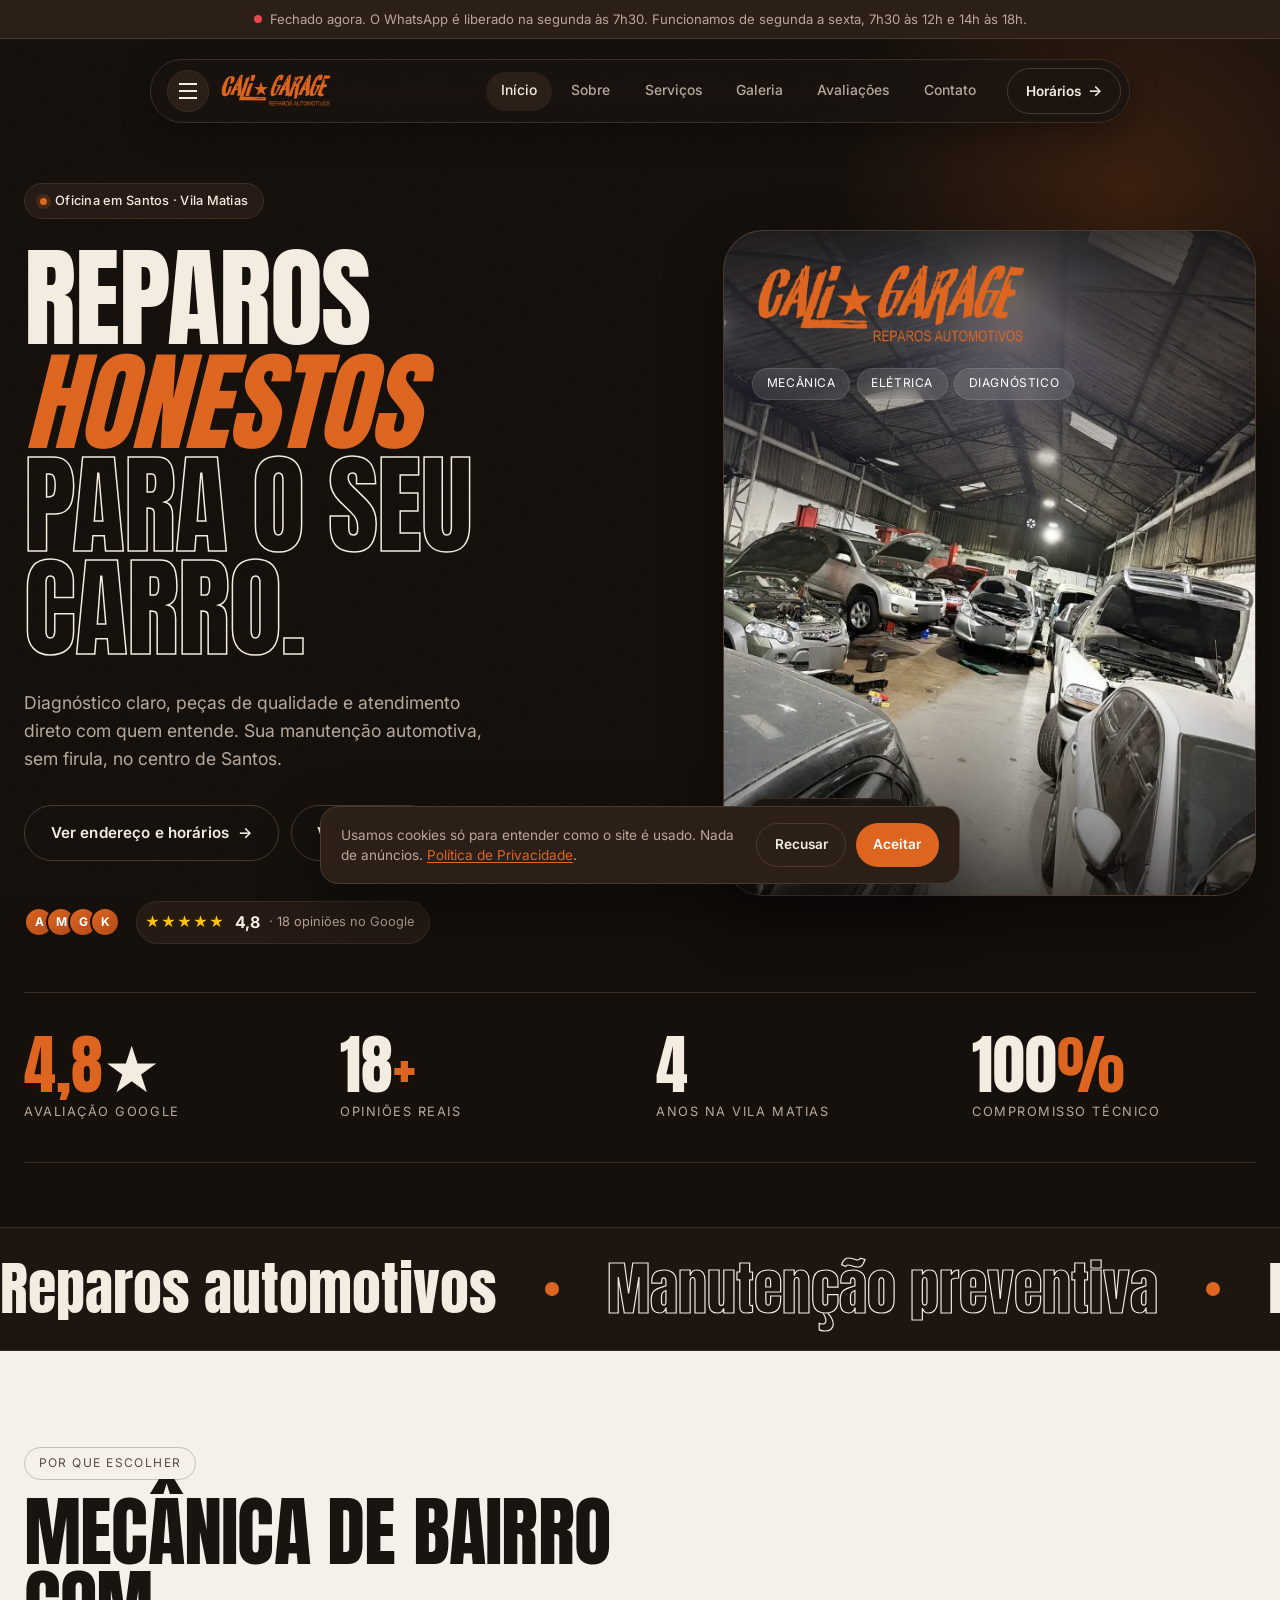
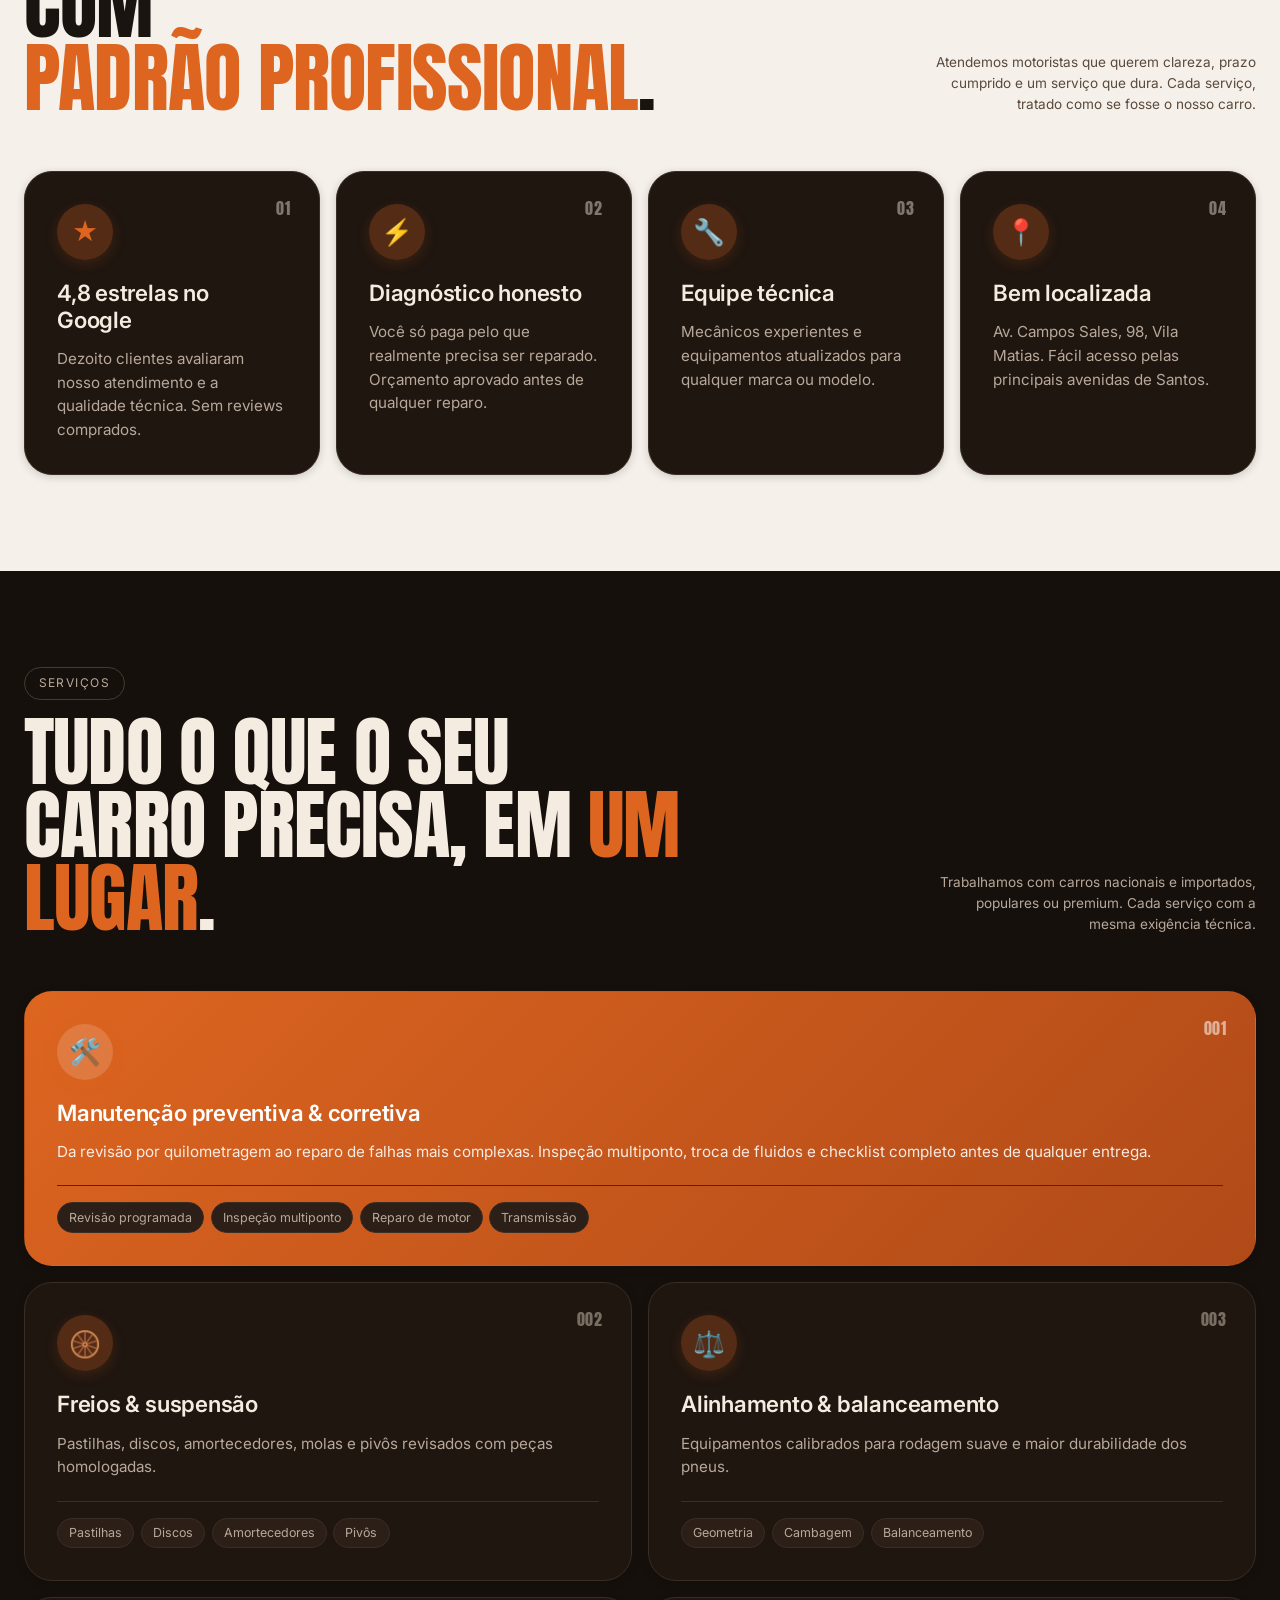
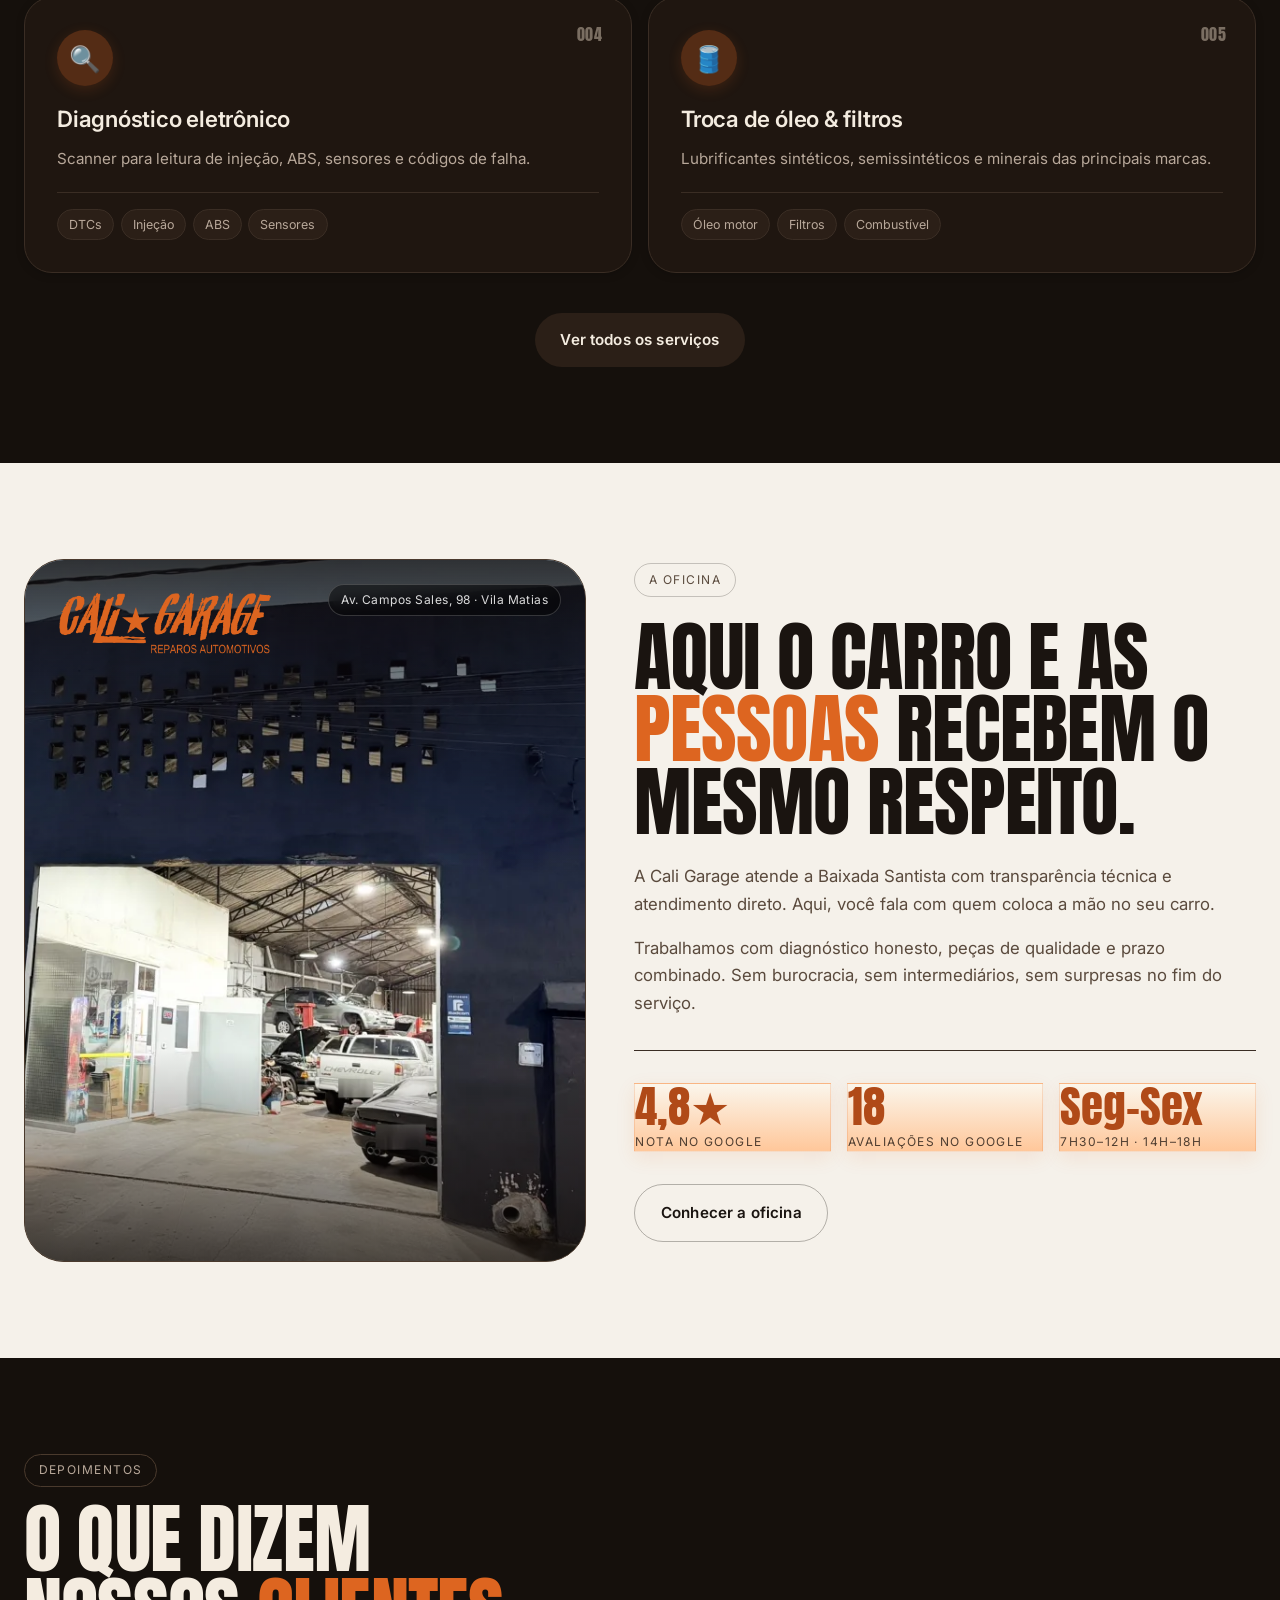
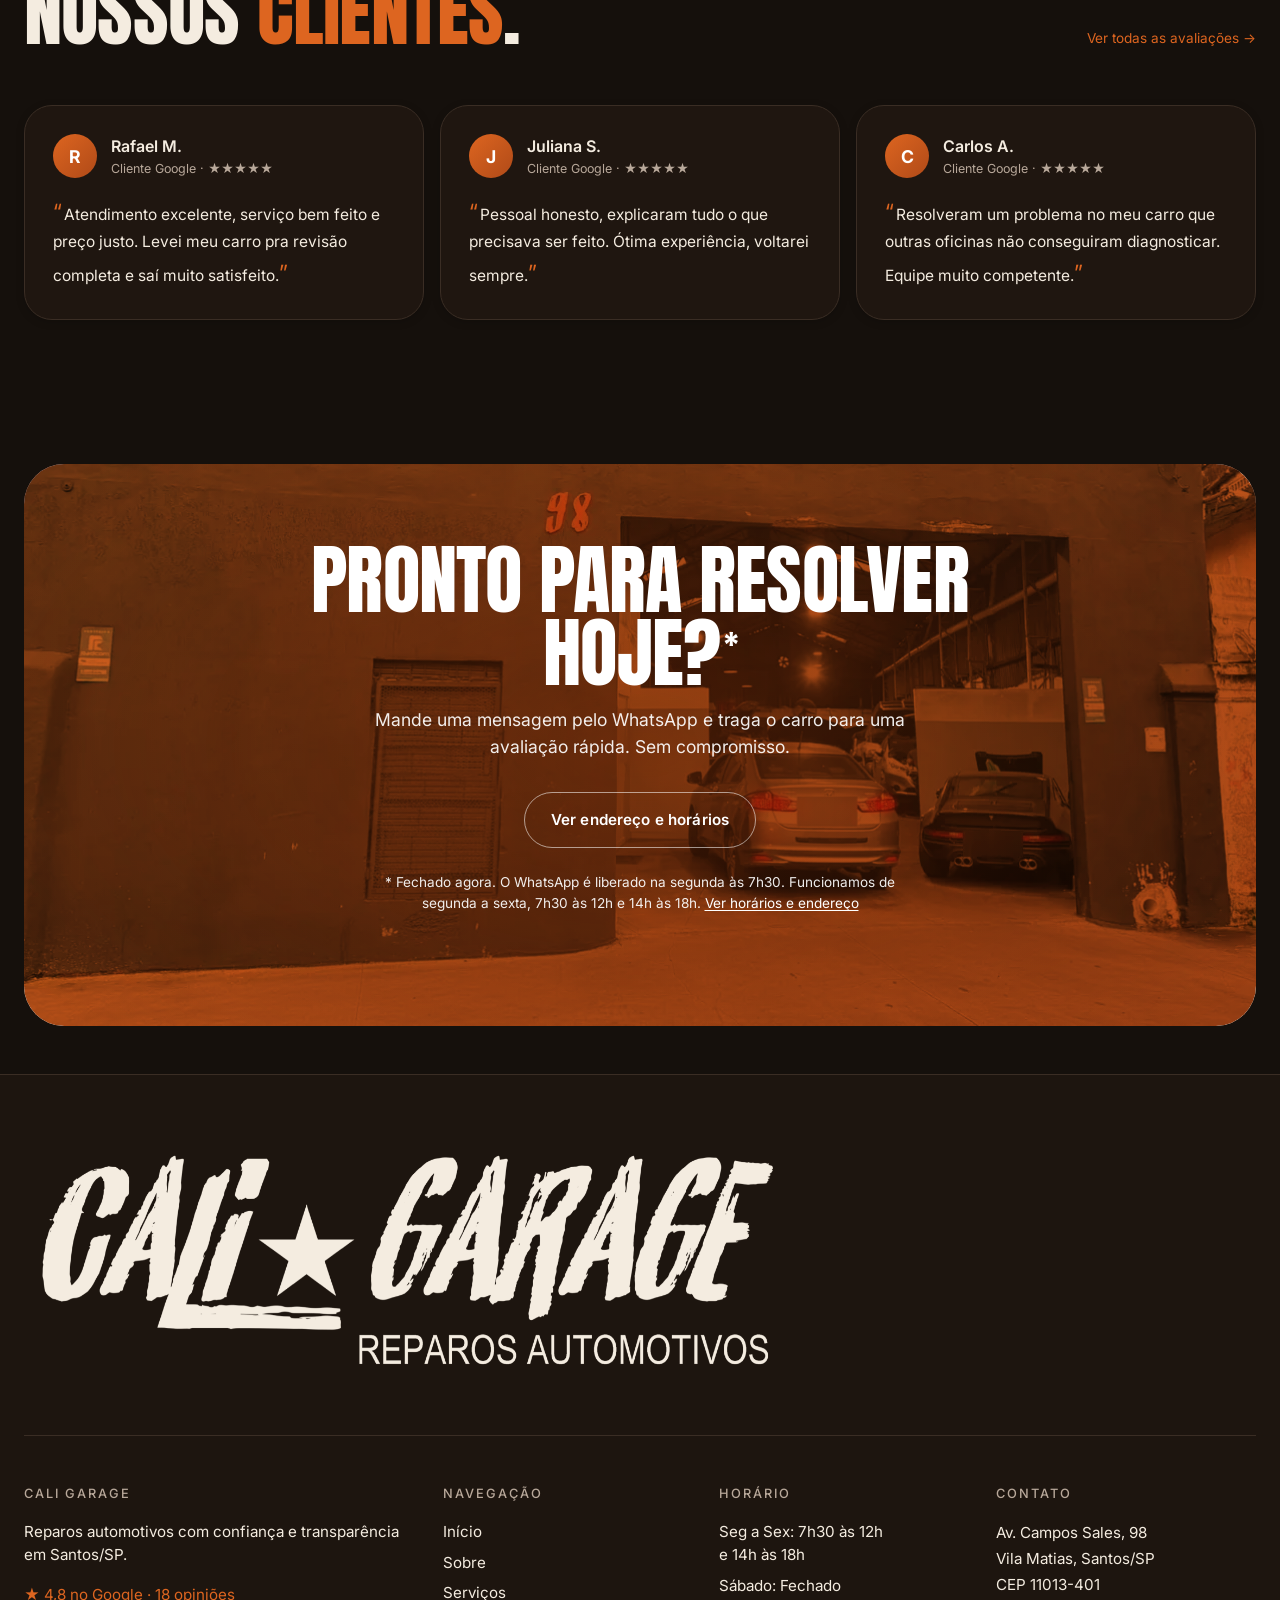
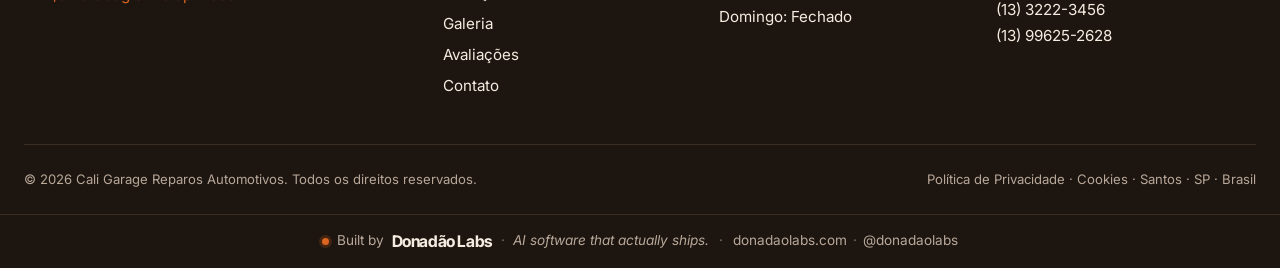
<file: rev-0.1/index.html>
<!DOCTYPE html>
<html lang="pt-BR">
<head>
  <meta charset="UTF-8" />
  <meta name="viewport" content="width=device-width, initial-scale=1.0" />
  <title>Cali Garage | Oficina Mecânica e Reparos Automotivos em Santos SP</title>
  <meta name="description" content="Cali Garage: oficina mecânica em Santos/SP, na Vila Matias. Manutenção preventiva, corretiva, freios, suspensão, troca de óleo e mais. 4,8★ no Google." />
  <meta name="keywords" content="oficina mecânica santos, mecânica vila matias, reparo automotivo santos, troca de óleo santos, freios suspensão santos, cali garage" />
  <meta name="author" content="Cali Garage Reparos Automotivos" />
  <meta name="robots" content="index, follow" />
  <meta name="geo.region" content="BR-SP" />
  <meta name="geo.placename" content="Santos" />
  <meta name="geo.position" content="-23.943392;-46.3223533" />
  <meta name="ICBM" content="-23.943392, -46.3223533" />

  <meta property="og:type" content="website" />
  <meta property="og:title" content="Cali Garage | Oficina Mecânica em Santos SP" />
  <meta property="og:description" content="Manutenção automotiva de confiança no coração de Santos. 4,8★ no Google. Atendemos seg a sex, 7h30 às 12h e 14h às 18h." />
  <meta property="og:locale" content="pt_BR" />
  <meta property="og:site_name" content="Cali Garage" />
  <meta property="og:url" content="https://caligarage.com.br/" />
  <meta property="og:image" content="https://caligarage.com.br/img/og-cover.jpg" />
  <meta property="og:image:width" content="1200" />
  <meta property="og:image:height" content="630" />
  <meta property="og:image:alt" content="Cali Garage, oficina mecânica em Santos/SP" />
  <meta property="og:image:type" content="image/jpeg" />
  <meta name="twitter:card" content="summary_large_image" />
  <link rel="canonical" href="https://caligarage.com.br/" />

  <link rel="icon" type="image/svg+xml" href="./img/favicon.svg" />
  <link rel="alternate icon" href="/favicon.ico" sizes="any" />

  <link rel="preconnect" href="https://fonts.googleapis.com" />
  <link rel="preconnect" href="https://fonts.gstatic.com" crossorigin />
  <link href="https://fonts.googleapis.com/css2?family=Anton&family=Inter:wght@400;500;600;700&family=Inter+Tight:wght@700&family=Shrikhand&display=swap" rel="stylesheet" />

  <link rel="stylesheet" href="./css/style.css?v=0.13.1" />

  <script type="application/ld+json">
  {
    "@context": "https://schema.org",
    "@type": "AutoRepair",
    "name": "Cali Garage Reparos Automotivos",
    "image": "https://caligarage.com.br/img/og-cover.jpg",
    "description": "Oficina mecânica em Santos/SP especializada em manutenção preventiva e corretiva, freios, suspensão, alinhamento, balanceamento e troca de óleo.",
    "@id": "https://caligarage.com.br/#localbusiness",
    "url": "https://caligarage.com.br",
    "sameAs": [
      "https://www.google.com/maps/place/Cali+Garage+Reparos+Automotivos/@-23.943372,-46.332653,15z/data=!4m6!3m5!1s0x94ce0327a91c05c7:0x8acbe7754feaca40!8m2!3d-23.943392!4d-46.3223533!16s%2Fg%2F11vlv9n7v2"
    ],
    "telephone": "+551332223456",
    "priceRange": "$$",
    "address": {
      "@type": "PostalAddress",
      "streetAddress": "Av. Campos Sales, 98",
      "addressLocality": "Santos",
      "addressRegion": "SP",
      "postalCode": "11013-401",
      "addressCountry": "BR"
    },
    "geo": { "@type": "GeoCoordinates", "latitude": -23.943392, "longitude": -46.3223533 },
    "openingHoursSpecification": [{
      "@type": "OpeningHoursSpecification",
      "dayOfWeek": ["Monday","Tuesday","Wednesday","Thursday","Friday"],
      "opens": "07:30", "closes": "12:00"
    },{
      "@type": "OpeningHoursSpecification",
      "dayOfWeek": ["Monday","Tuesday","Wednesday","Thursday","Friday"],
      "opens": "14:00", "closes": "18:00"
    }],
    "aggregateRating": { "@type": "AggregateRating", "ratingValue": "4.8", "reviewCount": "18" },
    "areaServed": { "@type": "City", "name": "Santos" }
  }
  </script>
</head>
<body>

  <!-- Aviso de oficina fechada. Preenchido e exibido por js/main.js. -->
  <div class="closed-banner" id="closed-banner" role="status" hidden></div>

  <header class="site-header">
    <div class="navbar">
      <div class="navbar-start">
        <button class="nav-toggle" aria-label="Abrir menu" aria-expanded="false" aria-controls="primary-nav">
          <span></span><span></span><span></span>
        </button>
        <a href="./index.html" class="logo" aria-label="Cali Garage, início">
          <span class="cg-logo-img" role="img" aria-label="Cali Garage"></span>
        </a>
      </div>

      <nav class="nav-menu" id="primary-nav" aria-label="Menu principal">
        <a href="./index.html" class="active">Início</a>
        <a href="./sobre.html">Sobre</a>
        <a href="./servicos.html">Serviços</a>
        <a href="./galeria.html">Galeria</a>
        <a href="./avaliacoes.html">Avaliações</a>
        <a href="./contato.html">Contato</a>
      </nav>

      <a href="https://wa.me/5513996252628?text=Ol%C3%A1!%20Vim%20pelo%20site%20da%20Cali%20Garage." class="nav-cta" target="_blank" rel="noopener" data-wa-cta>WhatsApp</a>
    </div>
  </header>

  <main>

    <!-- HERO BILLBOARD -->
    <section class="hero">
      <div class="container hero-grid">
        <div class="hero-text">
          <span class="pill">Oficina em Santos · Vila Matias</span>
          <h1>
            Reparos<br />
            <span class="accent">honestos</span><br />
            <span class="stroke">para o seu carro.</span>
          </h1>
          <p class="hero-lead">Diagnóstico claro, peças de qualidade e atendimento direto com quem entende. Sua manutenção automotiva, sem firula, no centro de Santos.</p>

          <div class="hero-actions">
            <a href="https://wa.me/5513996252628?text=Ol%C3%A1!%20Vim%20pelo%20site%20da%20Cali%20Garage." class="btn btn-primary" target="_blank" rel="noopener" data-wa-cta>Chamar no WhatsApp</a>
            <a href="./servicos.html" class="btn btn-outline">Ver serviços</a>
          </div>

          <div class="hero-rating-row">
            <div class="rating-avatars" aria-hidden="true">
              <span class="avatar">A</span>
              <span class="avatar">M</span>
              <span class="avatar">G</span>
              <span class="avatar">K</span>
            </div>
            <div class="rating-stack" aria-label="4,8 estrelas no Google com 18 opiniões">
              <span class="stars">★★★★★</span>
              <strong>4,8</strong>
              <span>· 18 opiniões no Google</span>
            </div>
          </div>
        </div>

        <div class="hero-billboard has-photo">
          <img class="card-photo" src="./img/home/home-hero-1000.webp" srcset="./img/home/home-hero-600.webp 600w, ./img/home/home-hero-1000.webp 1000w" sizes="(max-width: 900px) 92vw, 45vw" width="1000" height="1250" fetchpriority="high" decoding="async" alt="Galpão da Cali Garage com vários carros em serviço nos elevadores" />

          <span class="hero-billboard-logo cg-logo-img" role="img" aria-label="Cali Garage Reparos Automotivos"></span>

          <div class="billboard-tags">
            <span class="billboard-tag">Mecânica</span>
            <span class="billboard-tag">Elétrica</span>
            <span class="billboard-tag">Diagnóstico</span>
          </div>

          <div class="billboard-corner" id="biz-status" data-biz-status>
            <span class="dot" aria-hidden="true"></span>
            <div>
              <small>Status</small>
              <span class="status-text">Aberto agora</span>
            </div>
          </div>
        </div>
      </div>

      <div class="container">
        <div class="stats-strip">
          <div class="stat-item">
            <span class="stat-number"><span class="accent">4,8</span>★</span>
            <span class="stat-label">Avaliação Google</span>
          </div>
          <div class="stat-item">
            <span class="stat-number">18<span class="accent">+</span></span>
            <span class="stat-label">Opiniões reais</span>
          </div>
          <div class="stat-item">
            <span class="stat-number">4</span>
            <span class="stat-label">Anos na Vila Matias</span>
          </div>
          <div class="stat-item">
            <span class="stat-number">100<span class="accent">%</span></span>
            <span class="stat-label">Compromisso técnico</span>
          </div>
        </div>
      </div>
    </section>

    <!-- MARQUEE -->
    <div class="marquee" aria-hidden="true">
      <div class="marquee-track">
        <span class="marquee-item">Reparos automotivos <span class="dot"></span></span>
        <span class="marquee-item">Manutenção preventiva <span class="dot"></span></span>
        <span class="marquee-item">Freios &amp; suspensão <span class="dot"></span></span>
        <span class="marquee-item">Diagnóstico eletrônico <span class="dot"></span></span>
        <span class="marquee-item">Alinhamento &amp; balanceamento <span class="dot"></span></span>
        <span class="marquee-item">Reparos automotivos <span class="dot"></span></span>
        <span class="marquee-item">Manutenção preventiva <span class="dot"></span></span>
        <span class="marquee-item">Freios &amp; suspensão <span class="dot"></span></span>
        <span class="marquee-item">Diagnóstico eletrônico <span class="dot"></span></span>
        <span class="marquee-item">Alinhamento &amp; balanceamento <span class="dot"></span></span>
      </div>
    </div>

    <!-- FEATURES (porque escolher) -->
    <section class="section section-cream">
      <div class="container">
        <div class="section-head">
          <div>
            <span class="pill-ghost">Por que escolher</span>
            <h2>Mecânica de bairro com<br /><span class="accent">padrão profissional</span>.</h2>
          </div>
          <p class="meta">Atendemos motoristas que querem clareza, prazo cumprido e um serviço que dura. Cada serviço, tratado como se fosse o nosso carro.</p>
        </div>

        <div class="features-grid">
          <article class="feature-card" data-num="01">
            <div class="feature-icon" aria-hidden="true">★</div>
            <h3>4,8 estrelas no Google</h3>
            <p>Dezoito clientes avaliaram nosso atendimento e a qualidade técnica. Sem reviews comprados.</p>
          </article>
          <article class="feature-card" data-num="02">
            <div class="feature-icon" aria-hidden="true">⚡</div>
            <h3>Diagnóstico honesto</h3>
            <p>Você só paga pelo que realmente precisa ser reparado. Orçamento aprovado antes de qualquer reparo.</p>
          </article>
          <article class="feature-card" data-num="03">
            <div class="feature-icon" aria-hidden="true">🔧</div>
            <h3>Equipe técnica</h3>
            <p>Mecânicos experientes e equipamentos atualizados para qualquer marca ou modelo.</p>
          </article>
          <article class="feature-card" data-num="04">
            <div class="feature-icon" aria-hidden="true">📍</div>
            <h3>Bem localizada</h3>
            <p>Av. Campos Sales, 98, Vila Matias. Fácil acesso pelas principais avenidas de Santos.</p>
          </article>
        </div>
      </div>
    </section>

    <!-- SERVICES -->
    <section class="section">
      <div class="container">
        <div class="section-head">
          <div>
            <span class="pill-ghost">Serviços</span>
            <h2>Tudo o que o seu<br />carro precisa, em <span class="accent">um lugar</span>.</h2>
          </div>
          <p class="meta">Trabalhamos com carros nacionais e importados, populares ou premium. Cada serviço com a mesma exigência técnica.</p>
        </div>

        <div class="services-grid">
          <article class="service-card big" data-num="001">
            <div class="feature-icon" aria-hidden="true">🛠️</div>
            <h3>Manutenção preventiva &amp; corretiva</h3>
            <p>Da revisão por quilometragem ao reparo de falhas mais complexas. Inspeção multiponto, troca de fluidos e checklist completo antes de qualquer entrega.</p>
            <ul>
              <li>Revisão programada</li>
              <li>Inspeção multiponto</li>
              <li>Reparo de motor</li>
              <li>Transmissão</li>
            </ul>
          </article>

          <article class="service-card" data-num="002">
            <div class="feature-icon" aria-hidden="true">🛞</div>
            <h3>Freios &amp; suspensão</h3>
            <p>Pastilhas, discos, amortecedores, molas e pivôs revisados com peças homologadas.</p>
            <ul><li>Pastilhas</li><li>Discos</li><li>Amortecedores</li><li>Pivôs</li></ul>
          </article>

          <article class="service-card" data-num="003">
            <div class="feature-icon" aria-hidden="true">⚖️</div>
            <h3>Alinhamento &amp; balanceamento</h3>
            <p>Equipamentos calibrados para rodagem suave e maior durabilidade dos pneus.</p>
            <ul><li>Geometria</li><li>Cambagem</li><li>Balanceamento</li></ul>
          </article>

          <article class="service-card" data-num="004">
            <div class="feature-icon" aria-hidden="true">🔍</div>
            <h3>Diagnóstico eletrônico</h3>
            <p>Scanner para leitura de injeção, ABS, sensores e códigos de falha.</p>
            <ul><li>DTCs</li><li>Injeção</li><li>ABS</li><li>Sensores</li></ul>
          </article>

          <article class="service-card" data-num="005">
            <div class="feature-icon" aria-hidden="true">🛢️</div>
            <h3>Troca de óleo &amp; filtros</h3>
            <p>Lubrificantes sintéticos, semissintéticos e minerais das principais marcas.</p>
            <ul><li>Óleo motor</li><li>Filtros</li><li>Combustível</li></ul>
          </article>
        </div>

        <p style="text-align: center; margin-top: 2.5rem;">
          <a href="./servicos.html" class="btn btn-ghost">Ver todos os serviços</a>
        </p>
      </div>
    </section>

    <!-- ABOUT (asymmetric) -->
    <section class="section section-cream">
      <div class="container about-grid">
        <div class="about-image has-photo">
          <img class="card-photo" src="./img/home/home-sobre-1000.webp" srcset="./img/home/home-sobre-600.webp 600w, ./img/home/home-sobre-1000.webp 1000w" sizes="(max-width: 900px) 92vw, 45vw" width="1000" height="1250" loading="lazy" decoding="async" alt="Entrada da Cali Garage ao entardecer, com a oficina iluminada ao fundo" />
          <span class="cg-logo-img" role="img" aria-label="Cali Garage"></span>
          <span class="about-place">Av. Campos Sales, 98 · Vila Matias</span>
        </div>
        <div class="about-text">
          <span class="pill-ghost">A oficina</span>
          <h2>Aqui o carro e as <span class="accent">pessoas</span> recebem o mesmo respeito.</h2>
          <p>A Cali Garage atende a Baixada Santista com transparência técnica e atendimento direto. Aqui, você fala com quem coloca a mão no seu carro.</p>
          <p>Trabalhamos com diagnóstico honesto, peças de qualidade e prazo combinado. Sem burocracia, sem intermediários, sem surpresas no fim do serviço.</p>

          <div class="about-stats">
            <div class="stat">
              <span class="stat-number"><span class="accent">4,8</span>★</span>
              <span class="stat-label">Nota no Google</span>
            </div>
            <div class="stat">
              <span class="stat-number">18</span>
              <span class="stat-label">Avaliações no Google</span>
            </div>
            <div class="stat">
              <span class="stat-number">Seg<span class="accent">–</span>Sex</span>
              <span class="stat-label">7h30–12h · 14h–18h</span>
            </div>
          </div>

          <p style="margin-top: 2rem;">
            <a href="./sobre.html" class="btn btn-outline">Conhecer a oficina</a>
          </p>
        </div>
      </div>
    </section>

    <!-- TESTIMONIAL TEASER -->
    <section class="section">
      <div class="container">
        <div class="section-head">
          <div>
            <span class="pill-ghost">Depoimentos</span>
            <h2>O que dizem<br />nossos <span class="accent">clientes</span>.</h2>
          </div>
          <p class="meta"><a href="./avaliacoes.html" style="color: var(--color-orange);">Ver todas as avaliações →</a></p>
        </div>

        <div class="reviews-grid">
          <article class="review-card">
            <div class="review-header">
              <div class="review-avatar" aria-hidden="true">R</div>
              <div>
                <div class="review-name">Rafael M.</div>
                <div class="review-meta">Cliente Google · ★★★★★</div>
              </div>
            </div>
            <p class="review-text">Atendimento excelente, serviço bem feito e preço justo. Levei meu carro pra revisão completa e saí muito satisfeito.</p>
          </article>

          <article class="review-card">
            <div class="review-header">
              <div class="review-avatar" aria-hidden="true">J</div>
              <div>
                <div class="review-name">Juliana S.</div>
                <div class="review-meta">Cliente Google · ★★★★★</div>
              </div>
            </div>
            <p class="review-text">Pessoal honesto, explicaram tudo o que precisava ser feito. Ótima experiência, voltarei sempre.</p>
          </article>

          <article class="review-card">
            <div class="review-header">
              <div class="review-avatar" aria-hidden="true">C</div>
              <div>
                <div class="review-name">Carlos A.</div>
                <div class="review-meta">Cliente Google · ★★★★★</div>
              </div>
            </div>
            <p class="review-text">Resolveram um problema no meu carro que outras oficinas não conseguiram diagnosticar. Equipe muito competente.</p>
          </article>
        </div>
      </div>
    </section>

    <!-- CTA -->
    <section class="cta-strip">
      <div class="container has-photo">
        <img class="cta-photo" src="./img/home/home-cta-v2-1400.webp" srcset="./img/home/home-cta-v2-800.webp 800w, ./img/home/home-cta-v2-1400.webp 1400w, ./img/home/home-cta-v2-2000.webp 2000w" sizes="(max-width: 1200px) 100vw, 1200px" width="2000" height="801" loading="lazy" decoding="async" alt="" />
        <h2>Pronto para resolver<br />hoje?<sup class="cta-asterisk" id="cta-asterisk" hidden>*</sup></h2>
        <p>Mande uma mensagem pelo WhatsApp e traga o carro para uma avaliação rápida. Sem compromisso.</p>
        <a href="https://wa.me/5513996252628?text=Ol%C3%A1!%20Quero%20uma%20avalia%C3%A7%C3%A3o." class="btn btn-whatsapp" target="_blank" rel="noopener" data-wa-cta>
          Chamar no WhatsApp
        </a>
        <!-- Nota do asterisco. Preenchida e exibida por js/main.js quando fechado. -->
        <p class="cta-note" id="cta-note" hidden></p>
      </div>
    </section>

  </main>

  <footer class="site-footer">
    <div class="container">

      <div class="footer-mark">
        <span class="cg-logo-img" role="img" aria-label="Cali Garage Reparos Automotivos"></span>
      </div>

      <div class="footer-grid">
        <div class="footer-col">
          <h5>Cali Garage</h5>
          <p>Reparos automotivos com confiança e transparência em Santos/SP.</p>
          <p style="color: var(--color-orange); margin-top: 1rem;">★ 4,8 no Google · 18 opiniões</p>
        </div>
        <div class="footer-col">
          <h5>Navegação</h5>
          <ul>
            <li><a href="./index.html">Início</a></li>
            <li><a href="./sobre.html">Sobre</a></li>
            <li><a href="./servicos.html">Serviços</a></li>
            <li><a href="./galeria.html">Galeria</a></li>
            <li><a href="./avaliacoes.html">Avaliações</a></li>
            <li><a href="./contato.html">Contato</a></li>
          </ul>
        </div>
        <div class="footer-col">
          <h5>Horário</h5>
          <ul>
            <li>Seg a Sex: 7h30 às 12h<br />e 14h às 18h</li>
            <li>Sábado: Fechado</li>
            <li>Domingo: Fechado</li>
          </ul>
        </div>
        <div class="footer-col">
          <h5>Contato</h5>
          <address>
            Av. Campos Sales, 98<br />
            Vila Matias, Santos/SP<br />
            CEP 11013-401<br />
            <a href="tel:+551332223456">(13) 3222-3456</a><br />
            <a href="https://wa.me/5513996252628" target="_blank" rel="noopener">(13) 99625-2628</a>
          </address>
        </div>
      </div>

      <div class="footer-bottom">
        <span>© <span id="year">2026</span> Cali Garage Reparos Automotivos. Todos os direitos reservados.</span>
        <span><a href="./privacidade.html">Política de Privacidade</a> · Santos · SP · Brasil</span>
      </div>
    </div>
  </footer>

  <footer class="ddl-built-full">
    <div class="ddl-built-full__row">
      <span class="ddl-built-full__dot"></span>
      <span>Built by</span>
      <span class="ddl-built-full__brand">Donadão Labs</span>
    </div>
    <em class="ddl-built-full__tag">AI software that actually ships.</em>
    <div class="ddl-built-full__links">
      <a href="https://donadaolabs.com" target="_blank" rel="noopener">donadaolabs.com</a>
      <span>·</span>
      <a href="https://instagram.com/donadaolabs" target="_blank" rel="noopener">@donadaolabs</a>
    </div>
  </footer>


  <a href="https://wa.me/5513996252628?text=Ol%C3%A1!%20Vim%20pelo%20site%20da%20Cali%20Garage." class="whatsapp-float" target="_blank" rel="noopener" aria-label="Falar no WhatsApp" data-wa-cta>
    <svg viewBox="0 0 32 32" aria-hidden="true">
      <path d="M19.11 17.78c-.27-.13-1.58-.78-1.83-.87-.25-.09-.43-.13-.6.14-.18.27-.7.87-.85 1.05-.16.18-.31.2-.58.07-.27-.14-1.12-.41-2.13-1.31-.79-.7-1.32-1.57-1.47-1.84-.16-.27-.02-.41.12-.55.12-.12.27-.31.4-.47.13-.16.18-.27.27-.45.09-.18.05-.34-.02-.47-.07-.13-.6-1.45-.83-1.99-.22-.52-.44-.45-.6-.46-.16-.01-.34-.01-.52-.01-.18 0-.47.07-.72.34-.25.27-.95.93-.95 2.27 0 1.34.98 2.63 1.11 2.81.13.18 1.92 2.93 4.65 4.11.65.28 1.16.45 1.55.58.65.21 1.24.18 1.71.11.52-.08 1.58-.65 1.81-1.27.22-.62.22-1.16.16-1.27-.07-.11-.25-.18-.52-.31zM16 4C9.37 4 4 9.37 4 16c0 2.11.55 4.18 1.6 6L4 28l6.18-1.62A11.94 11.94 0 0 0 16 28c6.63 0 12-5.37 12-12S22.63 4 16 4z"/>
    </svg>
  </a>

  <script src="./js/main.js?v=0.13.1" defer></script>
  <script src="./js/analytics.js?v=0.13.1" defer></script>

</body>
</html>
</file>
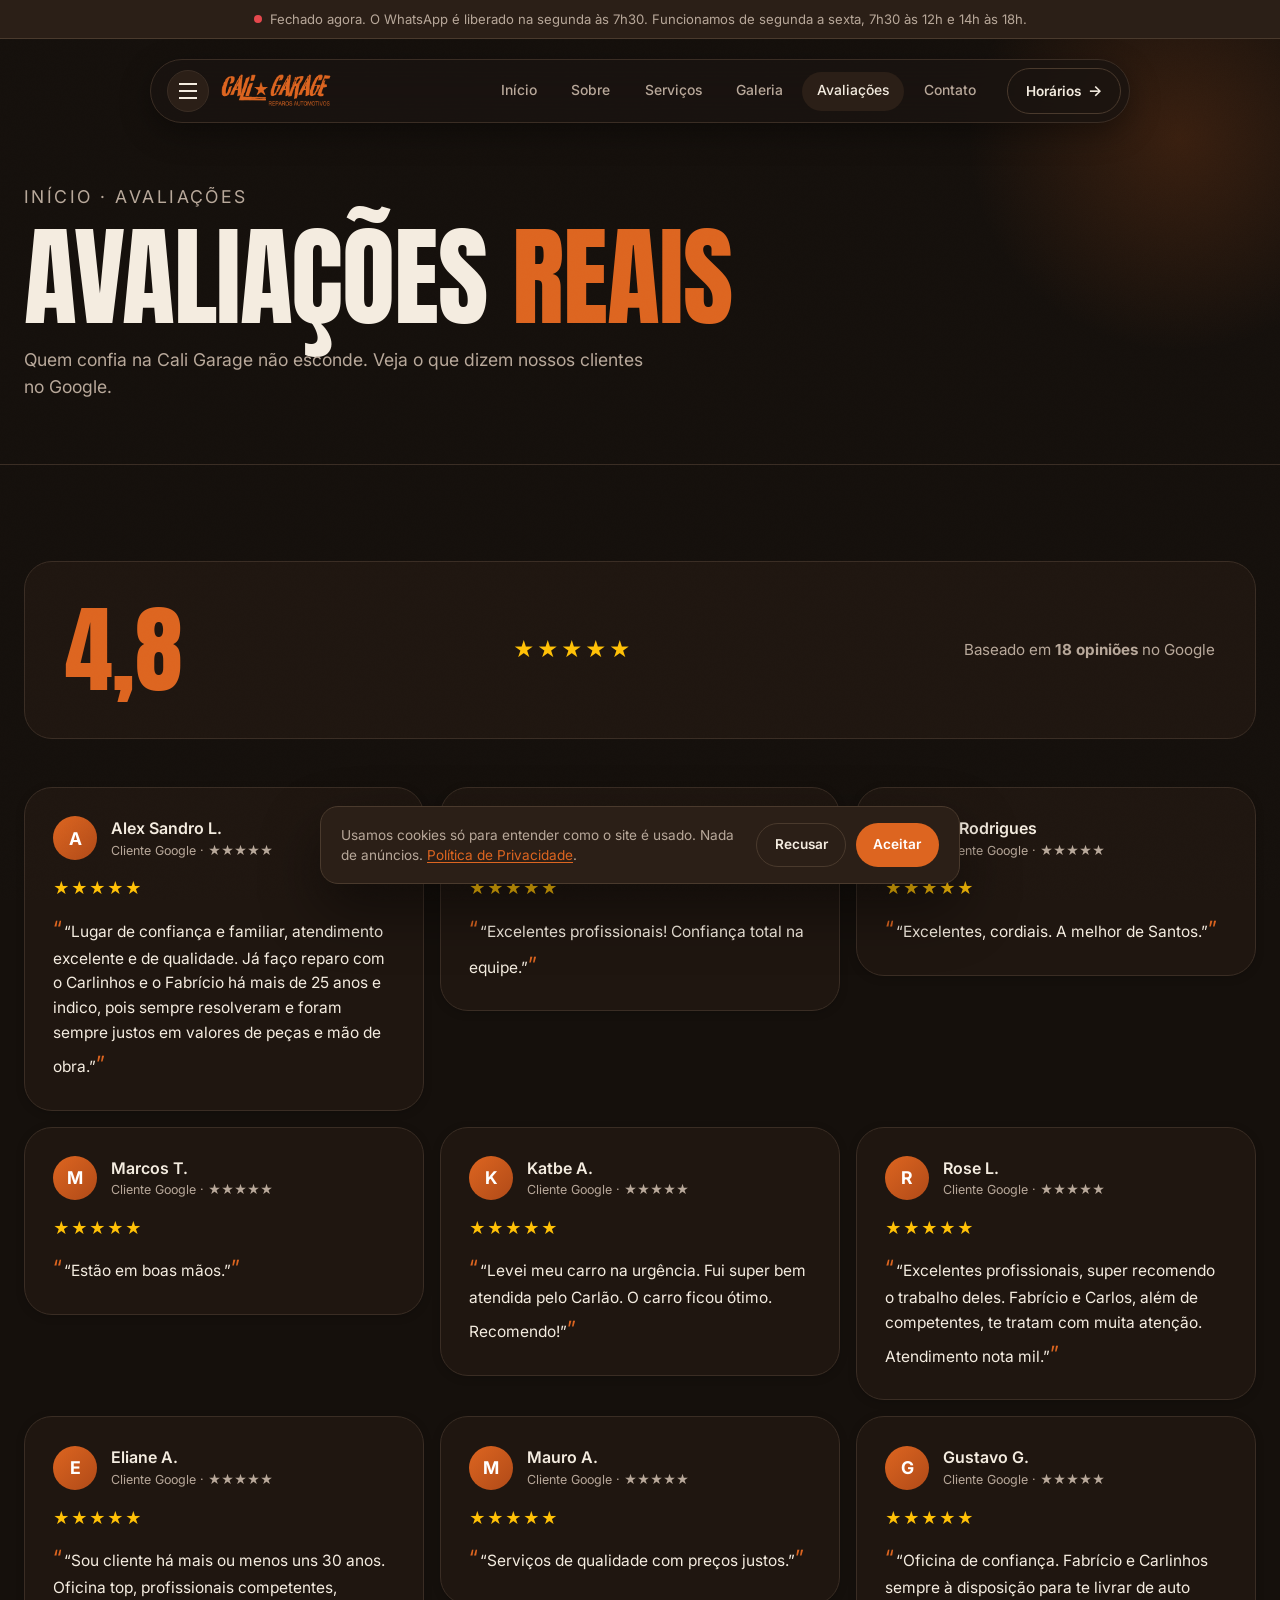
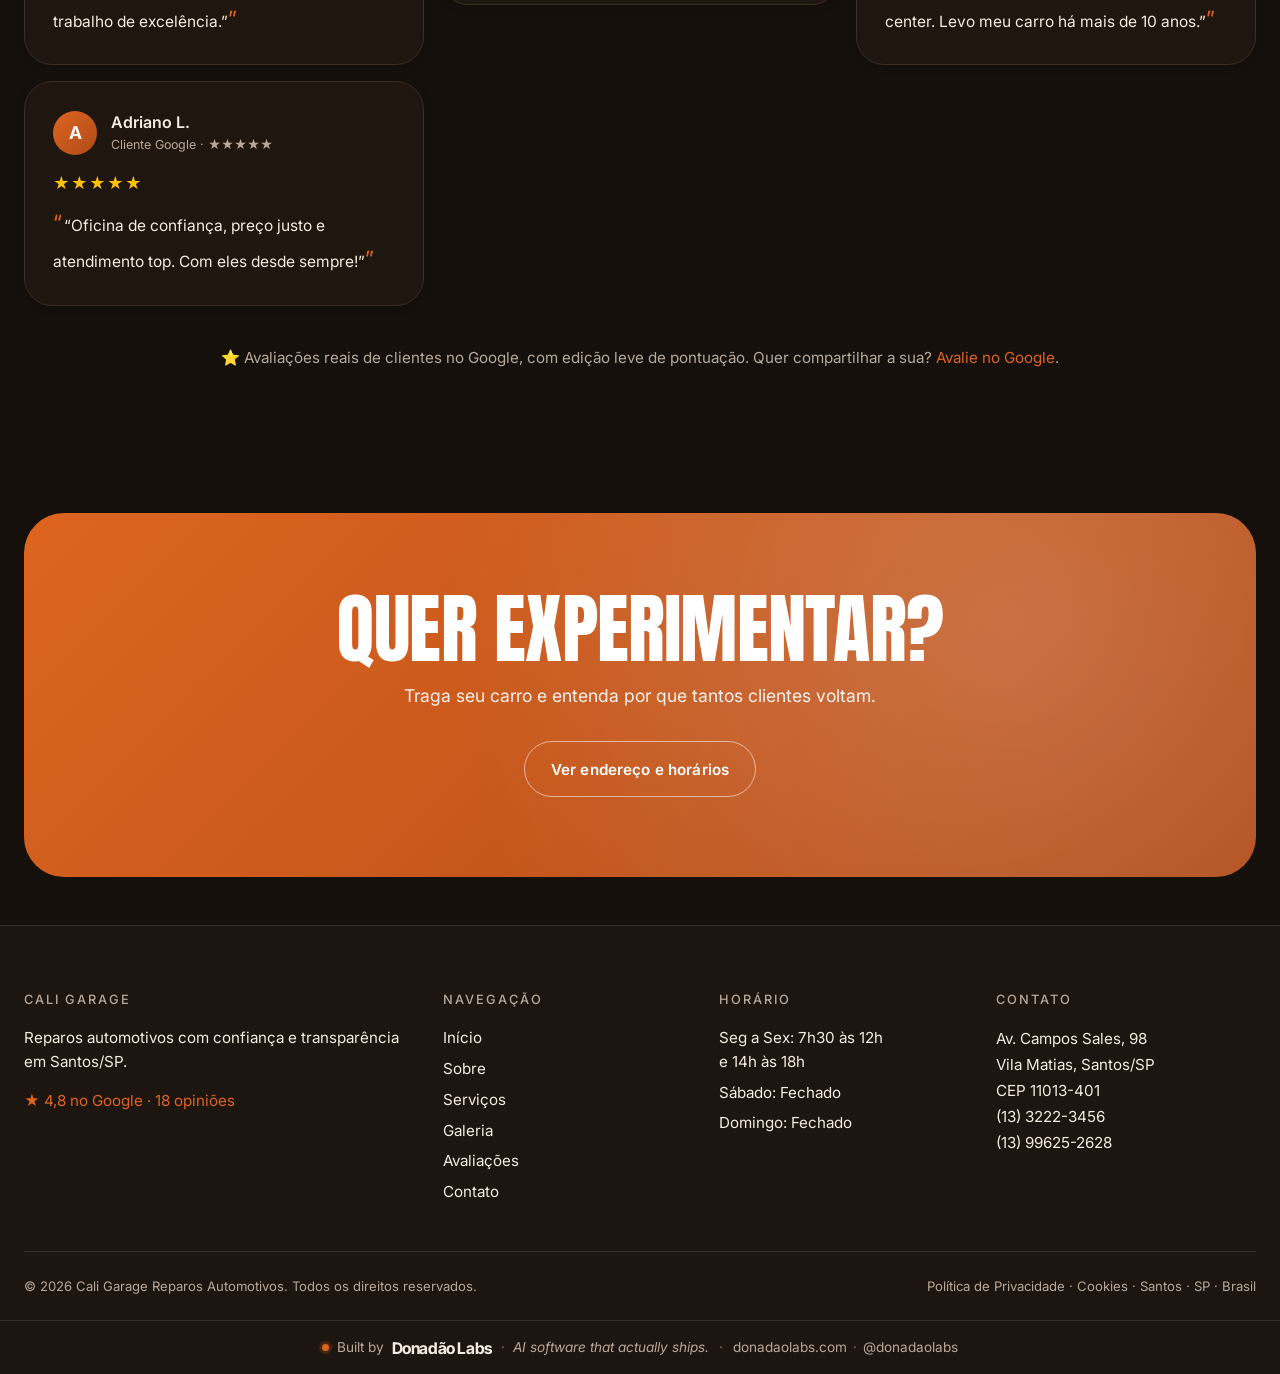
<file: rev-0.1/avaliacoes.html>
<!DOCTYPE html>
<html lang="pt-BR">
<head>
  <meta charset="UTF-8" />
  <meta name="viewport" content="width=device-width, initial-scale=1.0" />
  <title>Avaliações da Cali Garage | 4,8★ no Google em Santos SP</title>
  <meta name="description" content="Veja o que nossos clientes dizem da Cali Garage em Santos/SP. 4,8 estrelas no Google, 18 opiniões reais sobre nossos serviços automotivos." />
  <meta name="robots" content="index, follow" />
  <meta name="geo.region" content="BR-SP" />
  <meta name="geo.placename" content="Santos" />
  <meta property="og:type" content="website" />
  <meta property="og:title" content="Avaliações da Cali Garage" />
  <meta property="og:description" content="4,8 estrelas no Google · 18 opiniões reais." />
  <meta property="og:locale" content="pt_BR" />
  <meta property="og:site_name" content="Cali Garage" />
  <meta property="og:url" content="https://caligarage.com.br/avaliacoes" />
  <meta property="og:image" content="https://caligarage.com.br/img/og-cover.jpg" />
  <meta property="og:image:width" content="1200" />
  <meta property="og:image:height" content="630" />
  <meta property="og:image:alt" content="Cali Garage, oficina mecânica em Santos/SP" />
  <meta property="og:image:type" content="image/jpeg" />
  <meta name="twitter:card" content="summary_large_image" />
  <link rel="canonical" href="https://caligarage.com.br/avaliacoes" />

  <link rel="icon" type="image/svg+xml" href="./img/favicon.svg" />
  <link rel="alternate icon" href="/favicon.ico" sizes="any" />

  <link rel="preconnect" href="https://fonts.googleapis.com" />
  <link rel="preconnect" href="https://fonts.gstatic.com" crossorigin />
  <link href="https://fonts.googleapis.com/css2?family=Anton&family=Inter:wght@400;500;600;700&family=Inter+Tight:wght@700&family=Shrikhand&display=swap" rel="stylesheet" />

  <link rel="stylesheet" href="./css/style.css?v=0.13.1" />
  <script type="application/ld+json">
  {
    "@context": "https://schema.org",
    "@type": "BreadcrumbList",
    "itemListElement": [
      {
        "@type": "ListItem",
        "position": 1,
        "name": "Início",
        "item": "https://caligarage.com.br/"
      },
      {
        "@type": "ListItem",
        "position": 2,
        "name": "Avaliações",
        "item": "https://caligarage.com.br/avaliacoes"
      }
    ]
  }
  </script>
</head>
<body>

  <!-- Aviso de oficina fechada. Preenchido e exibido por js/main.js. -->
  <div class="closed-banner" id="closed-banner" role="status" hidden></div>

  <header class="site-header">
    <div class="navbar">
      <div class="navbar-start">
        <button class="nav-toggle" aria-label="Abrir menu" aria-expanded="false" aria-controls="primary-nav">
          <span></span><span></span><span></span>
        </button>
        <a href="./index.html" class="logo" aria-label="Cali Garage, início">
          <span class="cg-logo-img" role="img" aria-label="Cali Garage"></span>
        </a>
      </div>
      <nav class="nav-menu" id="primary-nav" aria-label="Menu principal">
        <a href="./index.html">Início</a>
        <a href="./sobre.html">Sobre</a>
        <a href="./servicos.html">Serviços</a>
        <a href="./galeria.html">Galeria</a>
        <a href="./avaliacoes.html" class="active">Avaliações</a>
        <a href="./contato.html">Contato</a>
      </nav>
      <a href="https://wa.me/5513996252628?text=Ol%C3%A1!%20Vim%20pelo%20site%20da%20Cali%20Garage." class="nav-cta" target="_blank" rel="noopener" data-wa-cta>WhatsApp</a>
    </div>
  </header>

  <main>

    <section class="page-header">
      <div class="container">
        <p class="breadcrumb"><a href="./index.html">Início</a> · Avaliações</p>
        <h1>Avaliações <span class="accent">reais</span></h1>
        <p>Quem confia na Cali Garage não esconde. Veja o que dizem nossos clientes no Google.</p>
      </div>
    </section>

    <section class="section">
      <div class="container">

        <div class="reviews-summary">
          <div class="reviews-rating">4,8</div>
          <div class="reviews-stars" aria-hidden="true">★★★★★</div>
          <div class="reviews-count">Baseado em <strong>18 opiniões</strong> no Google</div>
        </div>

        <div class="reviews-grid">

          <article class="review-card">
            <div class="review-header">
              <div class="review-avatar" aria-hidden="true">A</div>
              <div>
                <div class="review-name">Alex Sandro L.</div>
                <div class="review-meta">Cliente Google · ★★★★★</div>
              </div>
            </div>
            <div class="review-stars" aria-hidden="true">★★★★★</div>
            <p class="review-text">“Lugar de confiança e familiar, atendimento excelente e de qualidade. Já faço reparo com o Carlinhos e o Fabrício há mais de 25 anos e indico, pois sempre resolveram e foram sempre justos em valores de peças e mão de obra.”</p>
          </article>

          <article class="review-card">
            <div class="review-header">
              <div class="review-avatar" aria-hidden="true">M</div>
              <div>
                <div class="review-name">Marcus V.</div>
                <div class="review-meta">Cliente Google · ★★★★★</div>
              </div>
            </div>
            <div class="review-stars" aria-hidden="true">★★★★★</div>
            <p class="review-text">“Excelentes profissionais! Confiança total na equipe.”</p>
          </article>

          <article class="review-card">
            <div class="review-header">
              <div class="review-avatar" aria-hidden="true">G</div>
              <div>
                <div class="review-name">G Rodrigues</div>
                <div class="review-meta">Cliente Google · ★★★★★</div>
              </div>
            </div>
            <div class="review-stars" aria-hidden="true">★★★★★</div>
            <p class="review-text">“Excelentes, cordiais. A melhor de Santos.”</p>
          </article>

          <article class="review-card">
            <div class="review-header">
              <div class="review-avatar" aria-hidden="true">M</div>
              <div>
                <div class="review-name">Marcos T.</div>
                <div class="review-meta">Cliente Google · ★★★★★</div>
              </div>
            </div>
            <div class="review-stars" aria-hidden="true">★★★★★</div>
            <p class="review-text">“Estão em boas mãos.”</p>
          </article>

          <article class="review-card">
            <div class="review-header">
              <div class="review-avatar" aria-hidden="true">K</div>
              <div>
                <div class="review-name">Katbe A.</div>
                <div class="review-meta">Cliente Google · ★★★★★</div>
              </div>
            </div>
            <div class="review-stars" aria-hidden="true">★★★★★</div>
            <p class="review-text">“Levei meu carro na urgência. Fui super bem atendida pelo Carlão. O carro ficou ótimo. Recomendo!”</p>
          </article>

          <article class="review-card">
            <div class="review-header">
              <div class="review-avatar" aria-hidden="true">R</div>
              <div>
                <div class="review-name">Rose L.</div>
                <div class="review-meta">Cliente Google · ★★★★★</div>
              </div>
            </div>
            <div class="review-stars" aria-hidden="true">★★★★★</div>
            <p class="review-text">“Excelentes profissionais, super recomendo o trabalho deles. Fabrício e Carlos, além de competentes, te tratam com muita atenção. Atendimento nota mil.”</p>
          </article>

          <article class="review-card">
            <div class="review-header">
              <div class="review-avatar" aria-hidden="true">E</div>
              <div>
                <div class="review-name">Eliane A.</div>
                <div class="review-meta">Cliente Google · ★★★★★</div>
              </div>
            </div>
            <div class="review-stars" aria-hidden="true">★★★★★</div>
            <p class="review-text">“Sou cliente há mais ou menos uns 30 anos. Oficina top, profissionais competentes, trabalho de excelência.”</p>
          </article>

          <article class="review-card">
            <div class="review-header">
              <div class="review-avatar" aria-hidden="true">M</div>
              <div>
                <div class="review-name">Mauro A.</div>
                <div class="review-meta">Cliente Google · ★★★★★</div>
              </div>
            </div>
            <div class="review-stars" aria-hidden="true">★★★★★</div>
            <p class="review-text">“Serviços de qualidade com preços justos.”</p>
          </article>

          <article class="review-card">
            <div class="review-header">
              <div class="review-avatar" aria-hidden="true">G</div>
              <div>
                <div class="review-name">Gustavo G.</div>
                <div class="review-meta">Cliente Google · ★★★★★</div>
              </div>
            </div>
            <div class="review-stars" aria-hidden="true">★★★★★</div>
            <p class="review-text">“Oficina de confiança. Fabrício e Carlinhos sempre à disposição para te livrar de auto center. Levo meu carro há mais de 10 anos.”</p>
          </article>

          <article class="review-card">
            <div class="review-header">
              <div class="review-avatar" aria-hidden="true">A</div>
              <div>
                <div class="review-name">Adriano L.</div>
                <div class="review-meta">Cliente Google · ★★★★★</div>
              </div>
            </div>
            <div class="review-stars" aria-hidden="true">★★★★★</div>
            <p class="review-text">“Oficina de confiança, preço justo e atendimento top. Com eles desde sempre!”</p>
          </article>

        </div>

        <p style="text-align: center; color: var(--color-text-muted); margin-top: 2.5rem; font-size: 0.95rem;">
          ⭐ Avaliações reais de clientes no Google, com edição leve de pontuação. Quer compartilhar a sua?
          <a href="https://www.google.com/maps/place/Cali+Garage+Reparos+Automotivos/@-23.943372,-46.332653,17z/data=!4m6!3m5!1s0x94ce0327a91c05c7:0x8acbe7754feaca40!8m2!3d-23.943392!4d-46.3223533!16s%2Fg%2F11vlv9n7v2" target="_blank" rel="noopener" style="color: var(--color-orange);">Avalie no Google</a>.
        </p>
      </div>
    </section>

    <section class="cta-strip">
      <div class="container">
        <h2>Quer experimentar?</h2>
        <p>Traga seu carro e entenda por que tantos clientes voltam.</p>
        <a href="https://wa.me/5513996252628?text=Ol%C3%A1!%20Vim%20pelo%20site%20da%20Cali%20Garage." class="btn btn-whatsapp" target="_blank" rel="noopener" data-wa-cta>Chamar no WhatsApp</a>
      </div>
    </section>

  </main>

  <footer class="site-footer">
    <div class="container">
      <div class="footer-grid">
        <div class="footer-col">
          <h5>Cali Garage</h5>
          <p>Reparos automotivos com confiança e transparência em Santos/SP.</p>
          <p style="color: var(--color-orange); margin-top: 1rem;">★ 4,8 no Google · 18 opiniões</p>
        </div>
        <div class="footer-col">
          <h5>Navegação</h5>
          <ul>
            <li><a href="./index.html">Início</a></li>
            <li><a href="./sobre.html">Sobre</a></li>
            <li><a href="./servicos.html">Serviços</a></li>
            <li><a href="./galeria.html">Galeria</a></li>
            <li><a href="./avaliacoes.html">Avaliações</a></li>
            <li><a href="./contato.html">Contato</a></li>
          </ul>
        </div>
        <div class="footer-col">
          <h5>Horário</h5>
          <ul>
            <li>Seg a Sex: 7h30 às 12h<br />e 14h às 18h</li>
            <li>Sábado: Fechado</li>
            <li>Domingo: Fechado</li>
          </ul>
        </div>
        <div class="footer-col">
          <h5>Contato</h5>
          <address>
            Av. Campos Sales, 98<br />
            Vila Matias, Santos/SP<br />
            CEP 11013-401<br />
            <a href="tel:+551332223456">(13) 3222-3456</a><br />
            <a href="https://wa.me/5513996252628" target="_blank" rel="noopener">(13) 99625-2628</a>
          </address>
        </div>
      </div>
      <div class="footer-bottom">
        <span>© <span id="year">2026</span> Cali Garage Reparos Automotivos. Todos os direitos reservados.</span>
        <span><a href="./privacidade.html">Política de Privacidade</a> · Santos · SP · Brasil</span>
      </div>
    </div>
  </footer>

  <footer class="ddl-built-full">
    <div class="ddl-built-full__row">
      <span class="ddl-built-full__dot"></span>
      <span>Built by</span>
      <span class="ddl-built-full__brand">Donadão Labs</span>
    </div>
    <em class="ddl-built-full__tag">AI software that actually ships.</em>
    <div class="ddl-built-full__links">
      <a href="https://donadaolabs.com" target="_blank" rel="noopener">donadaolabs.com</a>
      <span>·</span>
      <a href="https://instagram.com/donadaolabs" target="_blank" rel="noopener">@donadaolabs</a>
    </div>
  </footer>


  <a href="https://wa.me/5513996252628?text=Ol%C3%A1!%20Vim%20pelo%20site%20da%20Cali%20Garage." class="whatsapp-float" target="_blank" rel="noopener" aria-label="Falar no WhatsApp" data-wa-cta>
    <svg viewBox="0 0 32 32" aria-hidden="true">
      <path d="M19.11 17.78c-.27-.13-1.58-.78-1.83-.87-.25-.09-.43-.13-.6.14-.18.27-.7.87-.85 1.05-.16.18-.31.2-.58.07-.27-.14-1.12-.41-2.13-1.31-.79-.7-1.32-1.57-1.47-1.84-.16-.27-.02-.41.12-.55.12-.12.27-.31.4-.47.13-.16.18-.27.27-.45.09-.18.05-.34-.02-.47-.07-.13-.6-1.45-.83-1.99-.22-.52-.44-.45-.6-.46-.16-.01-.34-.01-.52-.01-.18 0-.47.07-.72.34-.25.27-.95.93-.95 2.27 0 1.34.98 2.63 1.11 2.81.13.18 1.92 2.93 4.65 4.11.65.28 1.16.45 1.55.58.65.21 1.24.18 1.71.11.52-.08 1.58-.65 1.81-1.27.22-.62.22-1.16.16-1.27-.07-.11-.25-.18-.52-.31zM16 4C9.37 4 4 9.37 4 16c0 2.11.55 4.18 1.6 6L4 28l6.18-1.62A11.94 11.94 0 0 0 16 28c6.63 0 12-5.37 12-12S22.63 4 16 4z"/>
    </svg>
  </a>

  <script src="./js/main.js?v=0.13.1" defer></script>
  <script src="./js/analytics.js?v=0.13.1" defer></script>
</body>
</html>
</file>
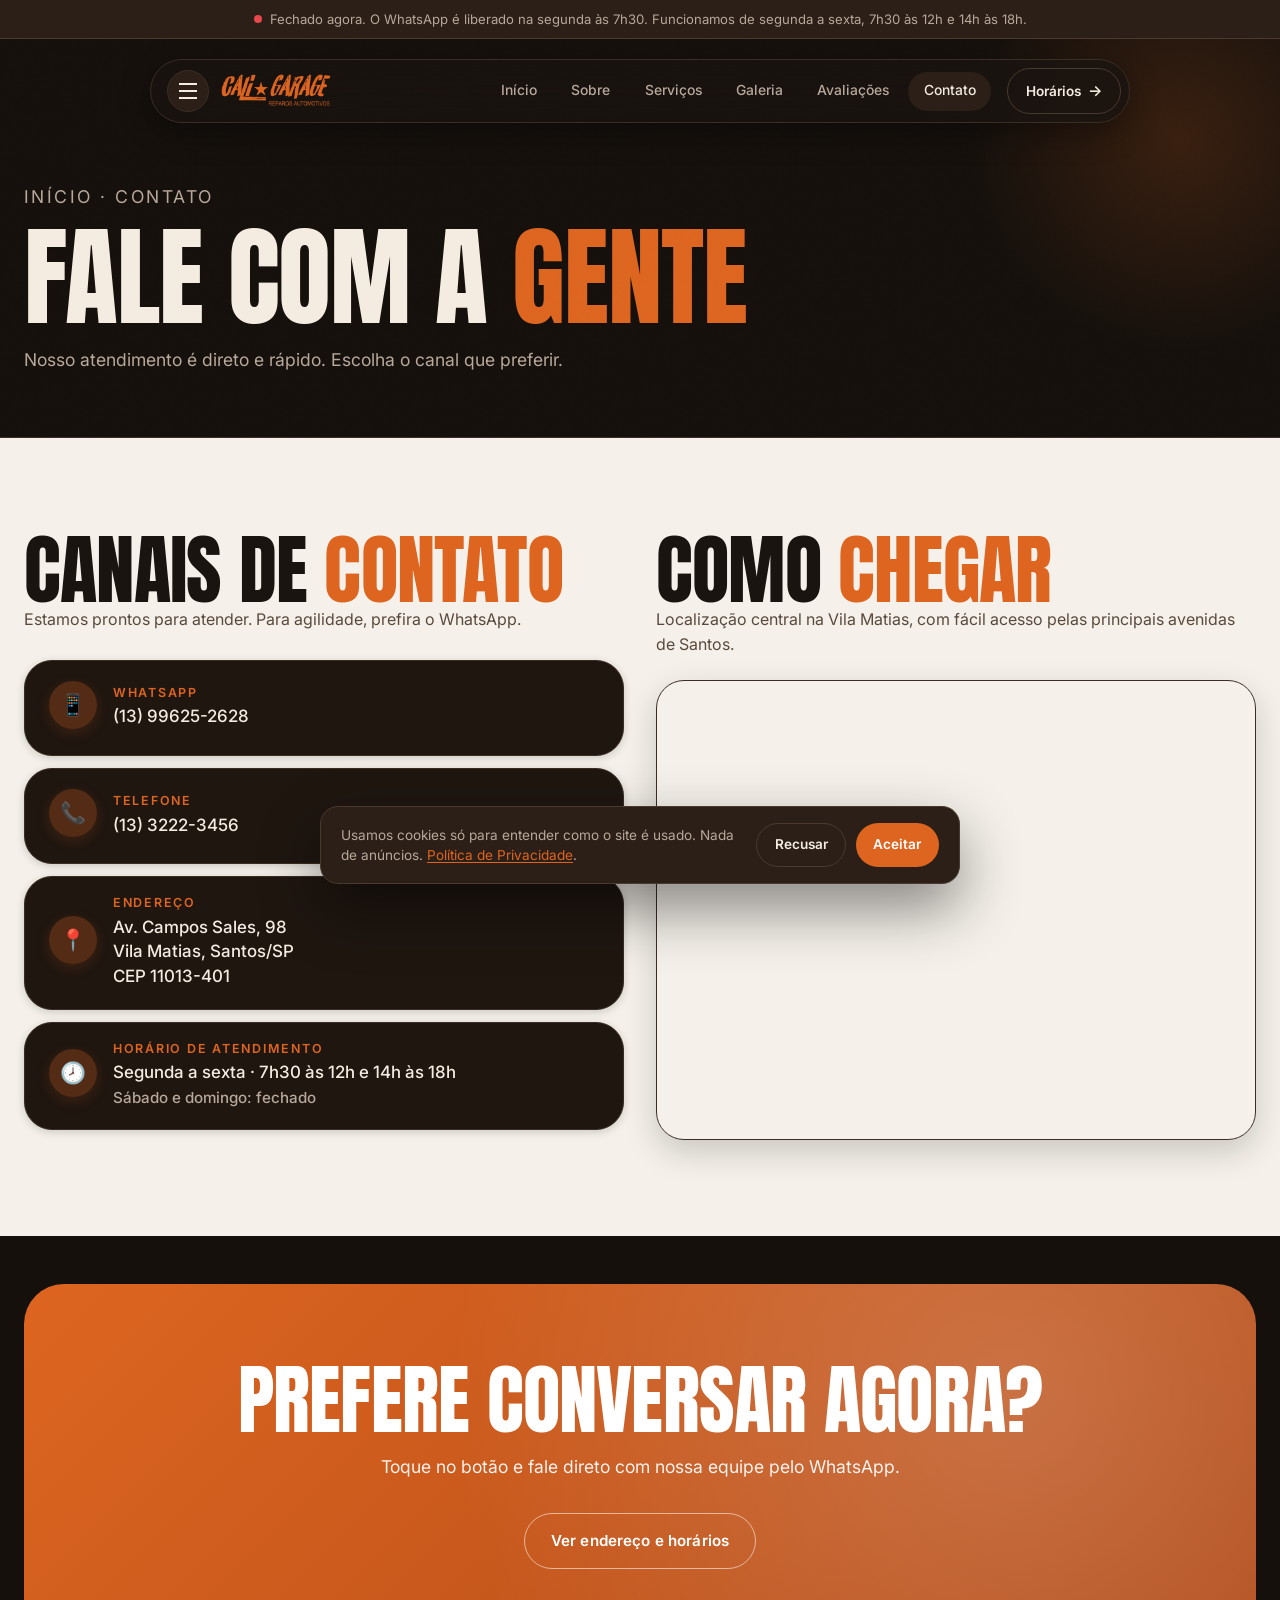
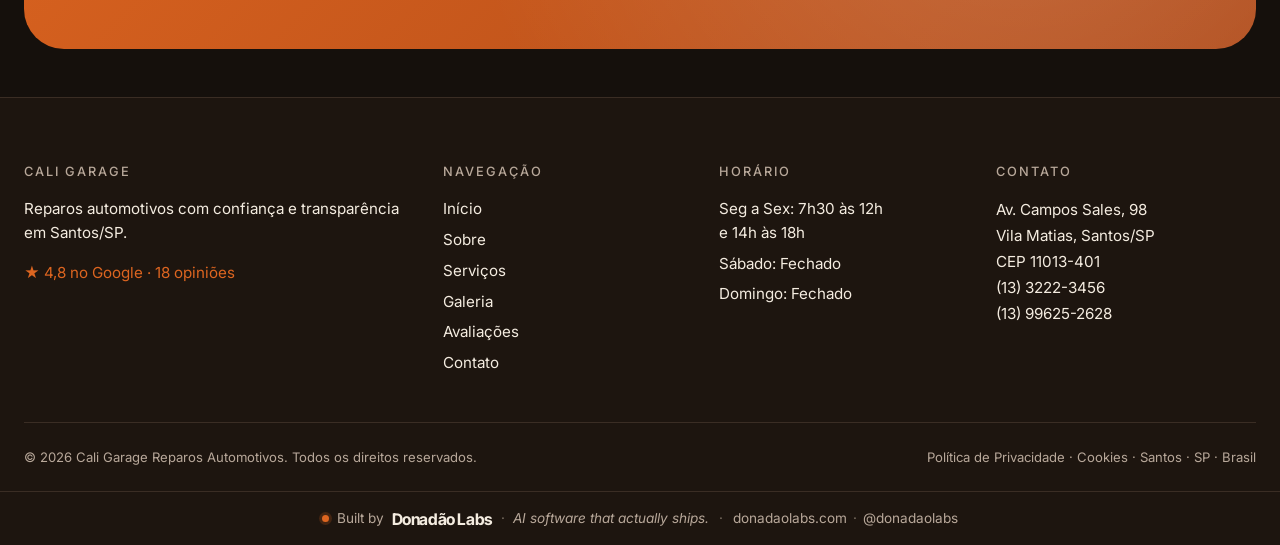
<file: rev-0.1/contato.html>
<!DOCTYPE html>
<html lang="pt-BR">
<head>
  <meta charset="UTF-8" />
  <meta name="viewport" content="width=device-width, initial-scale=1.0" />
  <title>Fale com a Cali Garage | Oficina Mecânica em Santos SP</title>
  <meta name="description" content="Fale com a Cali Garage em Santos/SP: WhatsApp, telefone, endereço na Vila Matias e horário de atendimento. Atendemos seg a sex, 7h30 às 12h e 14h às 18h." />
  <meta name="robots" content="index, follow" />
  <meta name="geo.region" content="BR-SP" />
  <meta name="geo.placename" content="Santos" />
  <meta name="geo.position" content="-23.943392;-46.3223533" />
  <meta name="ICBM" content="-23.943392, -46.3223533" />
  <meta property="og:type" content="website" />
  <meta property="og:title" content="Fale com a Cali Garage" />
  <meta property="og:description" content="WhatsApp, telefone e endereço da Cali Garage em Santos/SP." />
  <meta property="og:locale" content="pt_BR" />
  <meta property="og:site_name" content="Cali Garage" />
  <meta property="og:url" content="https://caligarage.com.br/contato" />
  <meta property="og:image" content="https://caligarage.com.br/img/og-cover.jpg" />
  <meta property="og:image:width" content="1200" />
  <meta property="og:image:height" content="630" />
  <meta property="og:image:alt" content="Cali Garage, oficina mecânica em Santos/SP" />
  <meta property="og:image:type" content="image/jpeg" />
  <meta name="twitter:card" content="summary_large_image" />
  <link rel="canonical" href="https://caligarage.com.br/contato" />

  <link rel="icon" type="image/svg+xml" href="./img/favicon.svg" />
  <link rel="alternate icon" href="/favicon.ico" sizes="any" />

  <link rel="preconnect" href="https://fonts.googleapis.com" />
  <link rel="preconnect" href="https://fonts.gstatic.com" crossorigin />
  <link href="https://fonts.googleapis.com/css2?family=Anton&family=Inter:wght@400;500;600;700&family=Inter+Tight:wght@700&family=Shrikhand&display=swap" rel="stylesheet" />

  <link rel="stylesheet" href="./css/style.css?v=0.13.1" />
  <script type="application/ld+json">
  {
    "@context": "https://schema.org",
    "@type": "BreadcrumbList",
    "itemListElement": [
      {
        "@type": "ListItem",
        "position": 1,
        "name": "Início",
        "item": "https://caligarage.com.br/"
      },
      {
        "@type": "ListItem",
        "position": 2,
        "name": "Contato",
        "item": "https://caligarage.com.br/contato"
      }
    ]
  }
  </script>
</head>
<body>

  <!-- Aviso de oficina fechada. Preenchido e exibido por js/main.js. -->
  <div class="closed-banner" id="closed-banner" role="status" hidden></div>

  <header class="site-header">
    <div class="navbar">
      <div class="navbar-start">
        <button class="nav-toggle" aria-label="Abrir menu" aria-expanded="false" aria-controls="primary-nav">
          <span></span><span></span><span></span>
        </button>
        <a href="./index.html" class="logo" aria-label="Cali Garage, início">
          <span class="cg-logo-img" role="img" aria-label="Cali Garage"></span>
        </a>
      </div>
      <nav class="nav-menu" id="primary-nav" aria-label="Menu principal">
        <a href="./index.html">Início</a>
        <a href="./sobre.html">Sobre</a>
        <a href="./servicos.html">Serviços</a>
        <a href="./galeria.html">Galeria</a>
        <a href="./avaliacoes.html">Avaliações</a>
        <a href="./contato.html" class="active">Contato</a>
      </nav>
      <a href="https://wa.me/5513996252628?text=Ol%C3%A1!%20Vim%20pelo%20site%20da%20Cali%20Garage." class="nav-cta" target="_blank" rel="noopener" data-wa-cta>WhatsApp</a>
    </div>
  </header>

  <main>

    <section class="page-header">
      <div class="container">
        <p class="breadcrumb"><a href="./index.html">Início</a> · Contato</p>
        <h1>Fale com a <span class="accent">gente</span></h1>
        <p>Nosso atendimento é direto e rápido. Escolha o canal que preferir.</p>
      </div>
    </section>

    <section class="section section-cream">
      <div class="container contact-grid">

        <div>
          <h2>Canais de <span class="accent">contato</span></h2>
          <p>Estamos prontos para atender. Para agilidade, prefira o WhatsApp.</p>

          <div class="contact-info-list">
            <a href="https://wa.me/5513996252628?text=Ol%C3%A1!%20Vim%20pelo%20site%20da%20Cali%20Garage." target="_blank" rel="noopener" class="contact-item">
              <div class="feature-icon" aria-hidden="true">📱</div>
              <div>
                <h4>WhatsApp</h4>
                <p>(13) 99625-2628</p>
              </div>
            </a>

            <a href="tel:+551332223456" class="contact-item">
              <div class="feature-icon" aria-hidden="true">📞</div>
              <div>
                <h4>Telefone</h4>
                <p>(13) 3222-3456</p>
              </div>
            </a>

            <div class="contact-item">
              <div class="feature-icon" aria-hidden="true">📍</div>
              <div>
                <h4>Endereço</h4>
                <address>
                  Av. Campos Sales, 98<br />
                  Vila Matias, Santos/SP<br />
                  CEP 11013-401
                </address>
              </div>
            </div>

            <div class="contact-item" id="horarios">
              <div class="feature-icon" aria-hidden="true">🕗</div>
              <div>
                <h4>Horário de atendimento</h4>
                <p>Segunda a sexta · 7h30 às 12h e 14h às 18h<br />
                <span class="contact-item-sub">Sábado e domingo: fechado</span></p>
              </div>
            </div>
          </div>
        </div>

        <div>
          <h2>Como <span class="accent">chegar</span></h2>
          <p>Localização central na Vila Matias, com fácil acesso pelas principais avenidas de Santos.</p>
          <div class="map-wrap" style="margin-top: 1.5rem;">
            <iframe
              src="https://www.google.com/maps?q=Av.%20Campos%20Sales,%2098%20-%20Vila%20Matias,%20Santos%20-%20SP,%2011013-401&output=embed"
              loading="lazy"
              referrerpolicy="no-referrer-when-downgrade"
              title="Localização da Cali Garage no Google Maps"></iframe>
          </div>
        </div>

      </div>
    </section>

    <section class="cta-strip">
      <div class="container">
        <h2>Prefere conversar agora?</h2>
        <p>Toque no botão e fale direto com nossa equipe pelo WhatsApp.</p>
        <a href="https://wa.me/5513996252628?text=Ol%C3%A1!%20Vim%20pelo%20site%20da%20Cali%20Garage." class="btn btn-whatsapp" target="_blank" rel="noopener" data-wa-cta>Abrir WhatsApp</a>
      </div>
    </section>

  </main>

  <footer class="site-footer">
    <div class="container">
      <div class="footer-grid">
        <div class="footer-col">
          <h5>Cali Garage</h5>
          <p>Reparos automotivos com confiança e transparência em Santos/SP.</p>
          <p style="color: var(--color-orange); margin-top: 1rem;">★ 4,8 no Google · 18 opiniões</p>
        </div>
        <div class="footer-col">
          <h5>Navegação</h5>
          <ul>
            <li><a href="./index.html">Início</a></li>
            <li><a href="./sobre.html">Sobre</a></li>
            <li><a href="./servicos.html">Serviços</a></li>
            <li><a href="./galeria.html">Galeria</a></li>
            <li><a href="./avaliacoes.html">Avaliações</a></li>
            <li><a href="./contato.html">Contato</a></li>
          </ul>
        </div>
        <div class="footer-col">
          <h5>Horário</h5>
          <ul>
            <li>Seg a Sex: 7h30 às 12h<br />e 14h às 18h</li>
            <li>Sábado: Fechado</li>
            <li>Domingo: Fechado</li>
          </ul>
        </div>
        <div class="footer-col">
          <h5>Contato</h5>
          <address>
            Av. Campos Sales, 98<br />
            Vila Matias, Santos/SP<br />
            CEP 11013-401<br />
            <a href="tel:+551332223456">(13) 3222-3456</a><br />
            <a href="https://wa.me/5513996252628" target="_blank" rel="noopener">(13) 99625-2628</a>
          </address>
        </div>
      </div>
      <div class="footer-bottom">
        <span>© <span id="year">2026</span> Cali Garage Reparos Automotivos. Todos os direitos reservados.</span>
        <span><a href="./privacidade.html">Política de Privacidade</a> · Santos · SP · Brasil</span>
      </div>
    </div>
  </footer>

  <footer class="ddl-built-full">
    <div class="ddl-built-full__row">
      <span class="ddl-built-full__dot"></span>
      <span>Built by</span>
      <span class="ddl-built-full__brand">Donadão Labs</span>
    </div>
    <em class="ddl-built-full__tag">AI software that actually ships.</em>
    <div class="ddl-built-full__links">
      <a href="https://donadaolabs.com" target="_blank" rel="noopener">donadaolabs.com</a>
      <span>·</span>
      <a href="https://instagram.com/donadaolabs" target="_blank" rel="noopener">@donadaolabs</a>
    </div>
  </footer>


  <a href="https://wa.me/5513996252628?text=Ol%C3%A1!%20Vim%20pelo%20site%20da%20Cali%20Garage." class="whatsapp-float" target="_blank" rel="noopener" aria-label="Falar no WhatsApp" data-wa-cta>
    <svg viewBox="0 0 32 32" aria-hidden="true">
      <path d="M19.11 17.78c-.27-.13-1.58-.78-1.83-.87-.25-.09-.43-.13-.6.14-.18.27-.7.87-.85 1.05-.16.18-.31.2-.58.07-.27-.14-1.12-.41-2.13-1.31-.79-.7-1.32-1.57-1.47-1.84-.16-.27-.02-.41.12-.55.12-.12.27-.31.4-.47.13-.16.18-.27.27-.45.09-.18.05-.34-.02-.47-.07-.13-.6-1.45-.83-1.99-.22-.52-.44-.45-.6-.46-.16-.01-.34-.01-.52-.01-.18 0-.47.07-.72.34-.25.27-.95.93-.95 2.27 0 1.34.98 2.63 1.11 2.81.13.18 1.92 2.93 4.65 4.11.65.28 1.16.45 1.55.58.65.21 1.24.18 1.71.11.52-.08 1.58-.65 1.81-1.27.22-.62.22-1.16.16-1.27-.07-.11-.25-.18-.52-.31zM16 4C9.37 4 4 9.37 4 16c0 2.11.55 4.18 1.6 6L4 28l6.18-1.62A11.94 11.94 0 0 0 16 28c6.63 0 12-5.37 12-12S22.63 4 16 4z"/>
    </svg>
  </a>

  <script src="./js/main.js?v=0.13.1" defer></script>
  <script src="./js/analytics.js?v=0.13.1" defer></script>
</body>
</html>
</file>
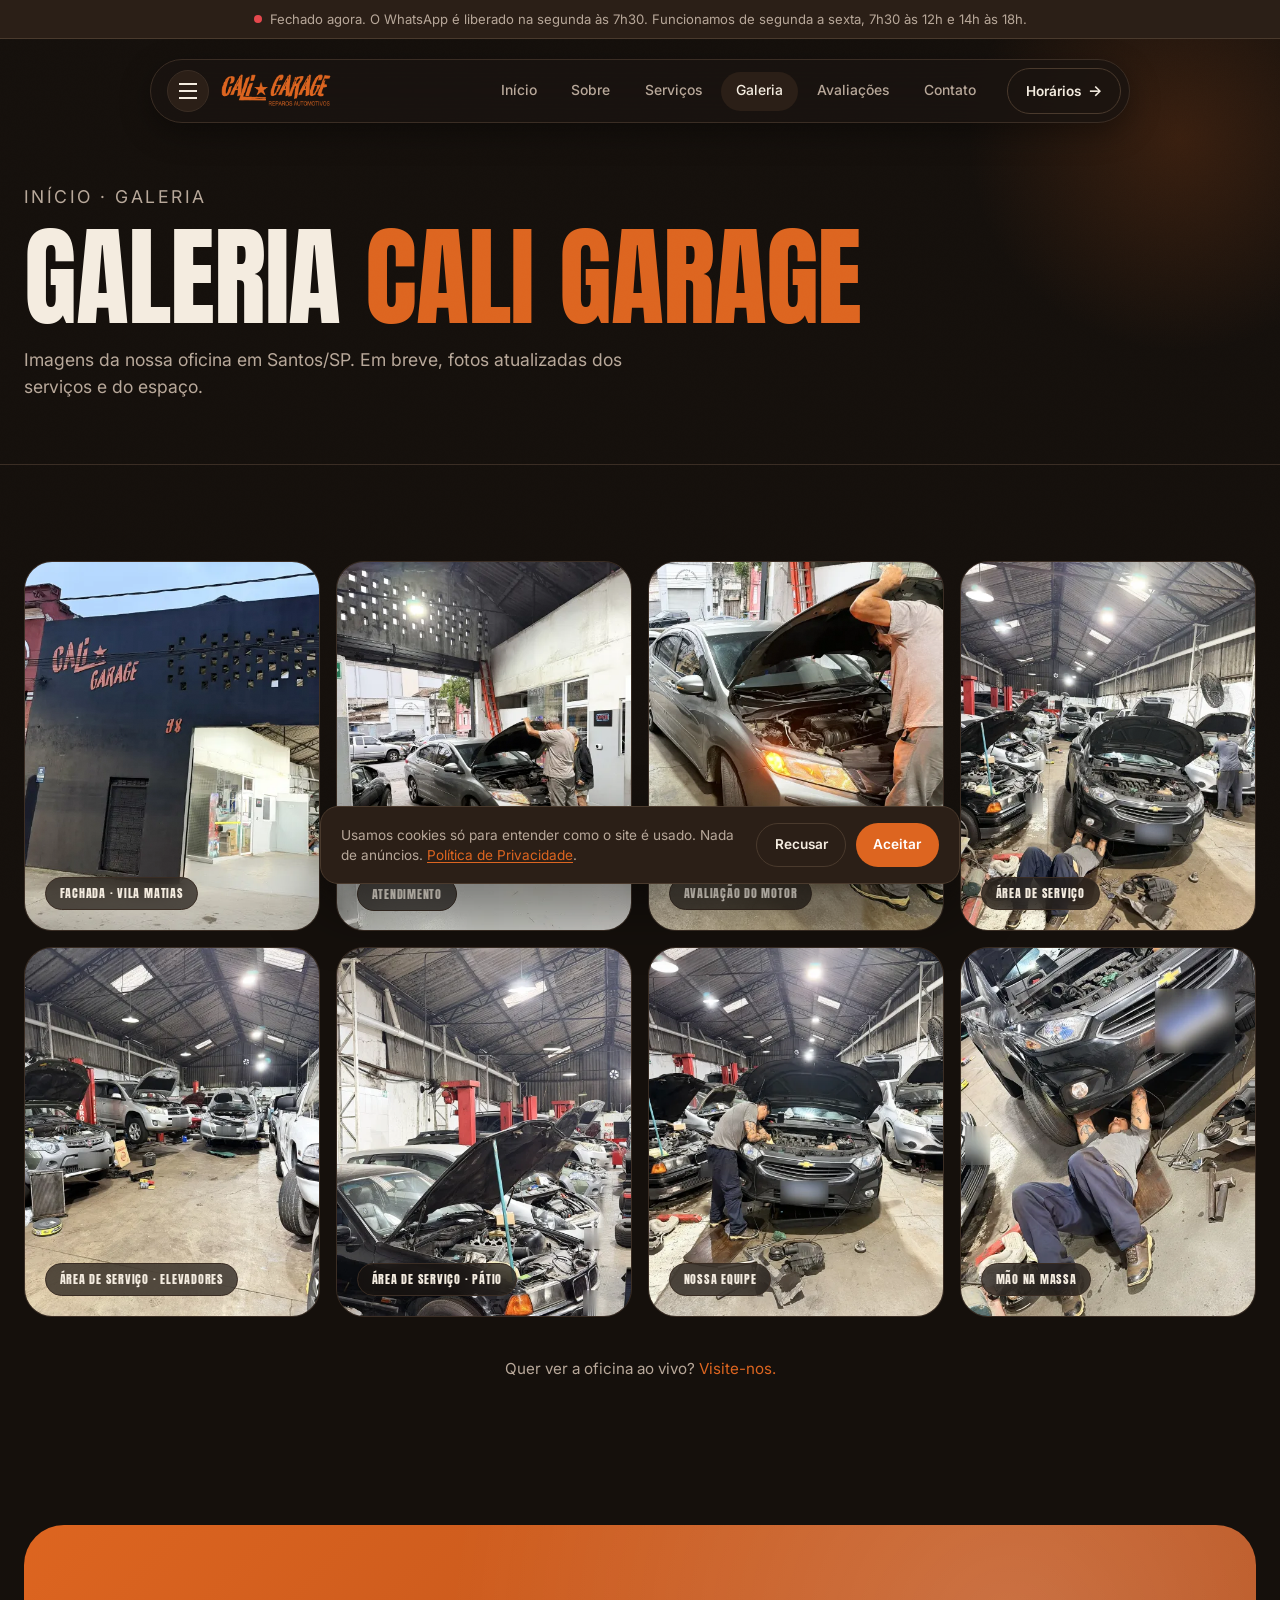
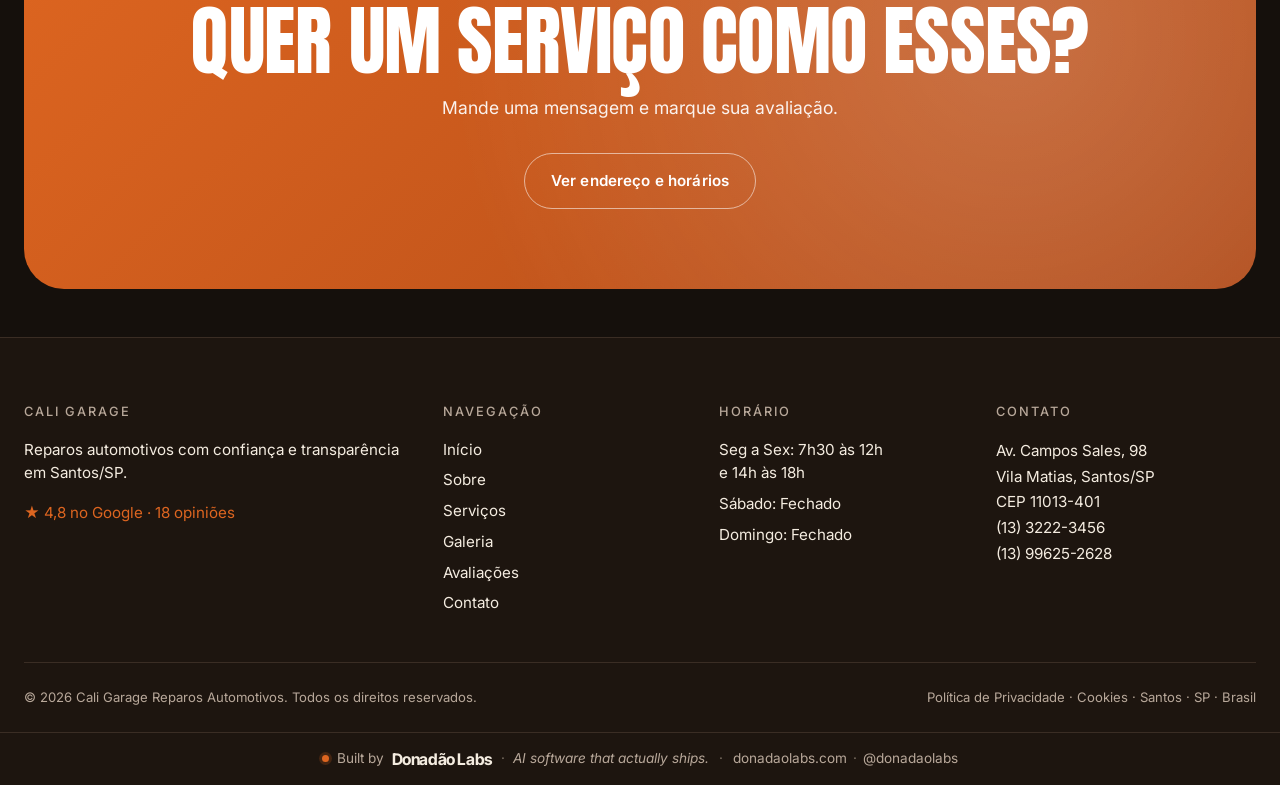
<file: rev-0.1/galeria.html>
<!DOCTYPE html>
<html lang="pt-BR">
<head>
  <meta charset="UTF-8" />
  <meta name="viewport" content="width=device-width, initial-scale=1.0" />
  <title>Galeria da Cali Garage | Oficina Mecânica em Santos SP</title>
  <meta name="description" content="Galeria de fotos da Cali Garage, oficina mecânica em Santos/SP. Conheça nosso espaço, equipe e serviços executados." />
  <meta name="robots" content="index, follow" />
  <meta name="geo.region" content="BR-SP" />
  <meta name="geo.placename" content="Santos" />
  <meta property="og:type" content="website" />
  <meta property="og:title" content="Galeria da Cali Garage" />
  <meta property="og:description" content="Veja a Cali Garage por dentro: oficina, equipe e serviços." />
  <meta property="og:locale" content="pt_BR" />
  <meta property="og:site_name" content="Cali Garage" />
  <meta property="og:url" content="https://caligarage.com.br/galeria" />
  <meta property="og:image" content="https://caligarage.com.br/img/og-cover.jpg" />
  <meta property="og:image:width" content="1200" />
  <meta property="og:image:height" content="630" />
  <meta property="og:image:alt" content="Cali Garage, oficina mecânica em Santos/SP" />
  <meta property="og:image:type" content="image/jpeg" />
  <meta name="twitter:card" content="summary_large_image" />
  <link rel="canonical" href="https://caligarage.com.br/galeria" />

  <link rel="icon" type="image/svg+xml" href="./img/favicon.svg" />
  <link rel="alternate icon" href="/favicon.ico" sizes="any" />

  <link rel="preconnect" href="https://fonts.googleapis.com" />
  <link rel="preconnect" href="https://fonts.gstatic.com" crossorigin />
  <link href="https://fonts.googleapis.com/css2?family=Anton&family=Inter:wght@400;500;600;700&family=Inter+Tight:wght@700&family=Shrikhand&display=swap" rel="stylesheet" />

  <link rel="stylesheet" href="./css/style.css?v=0.13.1" />
  <script type="application/ld+json">
  {
    "@context": "https://schema.org",
    "@type": "BreadcrumbList",
    "itemListElement": [
      {
        "@type": "ListItem",
        "position": 1,
        "name": "Início",
        "item": "https://caligarage.com.br/"
      },
      {
        "@type": "ListItem",
        "position": 2,
        "name": "Galeria",
        "item": "https://caligarage.com.br/galeria"
      }
    ]
  }
  </script>
</head>
<body>

  <!-- Aviso de oficina fechada. Preenchido e exibido por js/main.js. -->
  <div class="closed-banner" id="closed-banner" role="status" hidden></div>

  <header class="site-header">
    <div class="navbar">
      <div class="navbar-start">
        <button class="nav-toggle" aria-label="Abrir menu" aria-expanded="false" aria-controls="primary-nav">
          <span></span><span></span><span></span>
        </button>
        <a href="./index.html" class="logo" aria-label="Cali Garage, início">
          <span class="cg-logo-img" role="img" aria-label="Cali Garage"></span>
        </a>
      </div>
      <nav class="nav-menu" id="primary-nav" aria-label="Menu principal">
        <a href="./index.html">Início</a>
        <a href="./sobre.html">Sobre</a>
        <a href="./servicos.html">Serviços</a>
        <a href="./galeria.html" class="active">Galeria</a>
        <a href="./avaliacoes.html">Avaliações</a>
        <a href="./contato.html">Contato</a>
      </nav>
      <a href="https://wa.me/5513996252628?text=Ol%C3%A1!%20Vim%20pelo%20site%20da%20Cali%20Garage." class="nav-cta" target="_blank" rel="noopener" data-wa-cta>WhatsApp</a>
    </div>
  </header>

  <main>

    <section class="page-header">
      <div class="container">
        <p class="breadcrumb"><a href="./index.html">Início</a> · Galeria</p>
        <h1>Galeria <span class="accent">Cali Garage</span></h1>
        <p>Imagens da nossa oficina em Santos/SP. Em breve, fotos atualizadas dos serviços e do espaço.</p>
      </div>
    </section>

    <section class="section">
      <div class="container">
        <div class="gallery-grid">
          <figure class="gallery-item">
            <img src="./img/galeria/01-fachada-v2-800.webp" srcset="./img/galeria/01-fachada-v2-480.webp 480w, ./img/galeria/01-fachada-v2-800.webp 800w" sizes="(max-width: 720px) 100vw, (max-width: 1024px) 50vw, 25vw" width="800" height="1000" loading="lazy" decoding="async" alt="Fachada da Cali Garage em Santos, com o letreiro e o número 98 na parede preta e o portão aberto" />
            <span>Fachada · Vila Matias</span>
          </figure>
          <figure class="gallery-item">
            <img src="./img/galeria/02-atendimento-v2-800.webp" srcset="./img/galeria/02-atendimento-v2-480.webp 480w, ./img/galeria/02-atendimento-v2-800.webp 800w" sizes="(max-width: 720px) 100vw, (max-width: 1024px) 50vw, 25vw" width="800" height="1000" loading="lazy" decoding="async" alt="Mecânico abre o capô de um sedã prata na entrada da oficina, ao lado do cliente" />
            <span>Atendimento</span>
          </figure>
          <figure class="gallery-item">
            <img src="./img/galeria/03-avaliacao-motor-v2-800.webp" srcset="./img/galeria/03-avaliacao-motor-v2-480.webp 480w, ./img/galeria/03-avaliacao-motor-v2-800.webp 800w" sizes="(max-width: 720px) 100vw, (max-width: 1024px) 50vw, 25vw" width="800" height="1000" loading="lazy" decoding="async" alt="Mecânico inclinado sobre o motor de um carro prata, com o farol aceso" />
            <span>Avaliação do motor</span>
          </figure>
          <figure class="gallery-item">
            <img src="./img/galeria/04-area-de-servico-v2-800.webp" srcset="./img/galeria/04-area-de-servico-v2-480.webp 480w, ./img/galeria/04-area-de-servico-v2-800.webp 800w" sizes="(max-width: 720px) 100vw, (max-width: 1024px) 50vw, 25vw" width="800" height="1000" loading="lazy" decoding="async" alt="Galpão da oficina com dois mecânicos trabalhando, um deitado sob um carro e outro no motor de outro veículo" />
            <span>Área de serviço</span>
          </figure>
          <figure class="gallery-item">
            <img src="./img/galeria/05-area-de-servico-elevadores-v2-800.webp" srcset="./img/galeria/05-area-de-servico-elevadores-v2-480.webp 480w, ./img/galeria/05-area-de-servico-elevadores-v2-800.webp 800w" sizes="(max-width: 720px) 100vw, (max-width: 1024px) 50vw, 25vw" width="800" height="1000" loading="lazy" decoding="async" alt="Carros nos elevadores da oficina, com capôs abertos sob o telhado do galpão" />
            <span>Área de serviço · Elevadores</span>
          </figure>
          <figure class="gallery-item">
            <img src="./img/galeria/06-area-de-servico-patio-v2-800.webp" srcset="./img/galeria/06-area-de-servico-patio-v2-480.webp 480w, ./img/galeria/06-area-de-servico-patio-v2-800.webp 800w" sizes="(max-width: 720px) 100vw, (max-width: 1024px) 50vw, 25vw" width="800" height="1000" loading="lazy" decoding="async" alt="Vários carros com o capô aberto em serviço no pátio coberto da oficina" />
            <span>Área de serviço · Pátio</span>
          </figure>
          <figure class="gallery-item">
            <img src="./img/galeria/07-nossa-equipe-v2-800.webp" srcset="./img/galeria/07-nossa-equipe-v2-480.webp 480w, ./img/galeria/07-nossa-equipe-v2-800.webp 800w" sizes="(max-width: 720px) 100vw, (max-width: 1024px) 50vw, 25vw" width="800" height="1000" loading="lazy" decoding="async" alt="Mecânico da Cali Garage trabalhando no motor de um Chevrolet preto" />
            <span>Nossa equipe</span>
          </figure>
          <figure class="gallery-item">
            <img src="./img/galeria/08-mao-na-massa-v2-800.webp" srcset="./img/galeria/08-mao-na-massa-v2-480.webp 480w, ./img/galeria/08-mao-na-massa-v2-800.webp 800w" sizes="(max-width: 720px) 100vw, (max-width: 1024px) 50vw, 25vw" width="800" height="1000" loading="lazy" decoding="async" alt="Mecânico deitado sob a frente de um carro preto, com ferramentas espalhadas no chão" />
            <span>Mão na massa</span>
          </figure>
        </div>

        <p style="text-align: center; color: var(--color-text-muted); margin-top: 2.5rem; font-size: 0.95rem;">
          Quer ver a oficina ao vivo? <a href="./contato.html" style="color: var(--color-orange);">Visite-nos.</a>
        </p>
      </div>
    </section>

    <section class="cta-strip">
      <div class="container">
        <h2>Quer um serviço como esses?</h2>
        <p>Mande uma mensagem e marque sua avaliação.</p>
        <a href="https://wa.me/5513996252628?text=Ol%C3%A1!%20Vi%20a%20galeria%20do%20site." class="btn btn-whatsapp" target="_blank" rel="noopener" data-wa-cta>Chamar no WhatsApp</a>
      </div>
    </section>

  </main>

  <footer class="site-footer">
    <div class="container">
      <div class="footer-grid">
        <div class="footer-col">
          <h5>Cali Garage</h5>
          <p>Reparos automotivos com confiança e transparência em Santos/SP.</p>
          <p style="color: var(--color-orange); margin-top: 1rem;">★ 4,8 no Google · 18 opiniões</p>
        </div>
        <div class="footer-col">
          <h5>Navegação</h5>
          <ul>
            <li><a href="./index.html">Início</a></li>
            <li><a href="./sobre.html">Sobre</a></li>
            <li><a href="./servicos.html">Serviços</a></li>
            <li><a href="./galeria.html">Galeria</a></li>
            <li><a href="./avaliacoes.html">Avaliações</a></li>
            <li><a href="./contato.html">Contato</a></li>
          </ul>
        </div>
        <div class="footer-col">
          <h5>Horário</h5>
          <ul>
            <li>Seg a Sex: 7h30 às 12h<br />e 14h às 18h</li>
            <li>Sábado: Fechado</li>
            <li>Domingo: Fechado</li>
          </ul>
        </div>
        <div class="footer-col">
          <h5>Contato</h5>
          <address>
            Av. Campos Sales, 98<br />
            Vila Matias, Santos/SP<br />
            CEP 11013-401<br />
            <a href="tel:+551332223456">(13) 3222-3456</a><br />
            <a href="https://wa.me/5513996252628" target="_blank" rel="noopener">(13) 99625-2628</a>
          </address>
        </div>
      </div>
      <div class="footer-bottom">
        <span>© <span id="year">2026</span> Cali Garage Reparos Automotivos. Todos os direitos reservados.</span>
        <span><a href="./privacidade.html">Política de Privacidade</a> · Santos · SP · Brasil</span>
      </div>
    </div>
  </footer>

  <footer class="ddl-built-full">
    <div class="ddl-built-full__row">
      <span class="ddl-built-full__dot"></span>
      <span>Built by</span>
      <span class="ddl-built-full__brand">Donadão Labs</span>
    </div>
    <em class="ddl-built-full__tag">AI software that actually ships.</em>
    <div class="ddl-built-full__links">
      <a href="https://donadaolabs.com" target="_blank" rel="noopener">donadaolabs.com</a>
      <span>·</span>
      <a href="https://instagram.com/donadaolabs" target="_blank" rel="noopener">@donadaolabs</a>
    </div>
  </footer>


  <a href="https://wa.me/5513996252628?text=Ol%C3%A1!%20Vim%20pelo%20site%20da%20Cali%20Garage." class="whatsapp-float" target="_blank" rel="noopener" aria-label="Falar no WhatsApp" data-wa-cta>
    <svg viewBox="0 0 32 32" aria-hidden="true">
      <path d="M19.11 17.78c-.27-.13-1.58-.78-1.83-.87-.25-.09-.43-.13-.6.14-.18.27-.7.87-.85 1.05-.16.18-.31.2-.58.07-.27-.14-1.12-.41-2.13-1.31-.79-.7-1.32-1.57-1.47-1.84-.16-.27-.02-.41.12-.55.12-.12.27-.31.4-.47.13-.16.18-.27.27-.45.09-.18.05-.34-.02-.47-.07-.13-.6-1.45-.83-1.99-.22-.52-.44-.45-.6-.46-.16-.01-.34-.01-.52-.01-.18 0-.47.07-.72.34-.25.27-.95.93-.95 2.27 0 1.34.98 2.63 1.11 2.81.13.18 1.92 2.93 4.65 4.11.65.28 1.16.45 1.55.58.65.21 1.24.18 1.71.11.52-.08 1.58-.65 1.81-1.27.22-.62.22-1.16.16-1.27-.07-.11-.25-.18-.52-.31zM16 4C9.37 4 4 9.37 4 16c0 2.11.55 4.18 1.6 6L4 28l6.18-1.62A11.94 11.94 0 0 0 16 28c6.63 0 12-5.37 12-12S22.63 4 16 4z"/>
    </svg>
  </a>

  <script src="./js/main.js?v=0.13.1" defer></script>
  <script src="./js/analytics.js?v=0.13.1" defer></script>
</body>
</html>
</file>
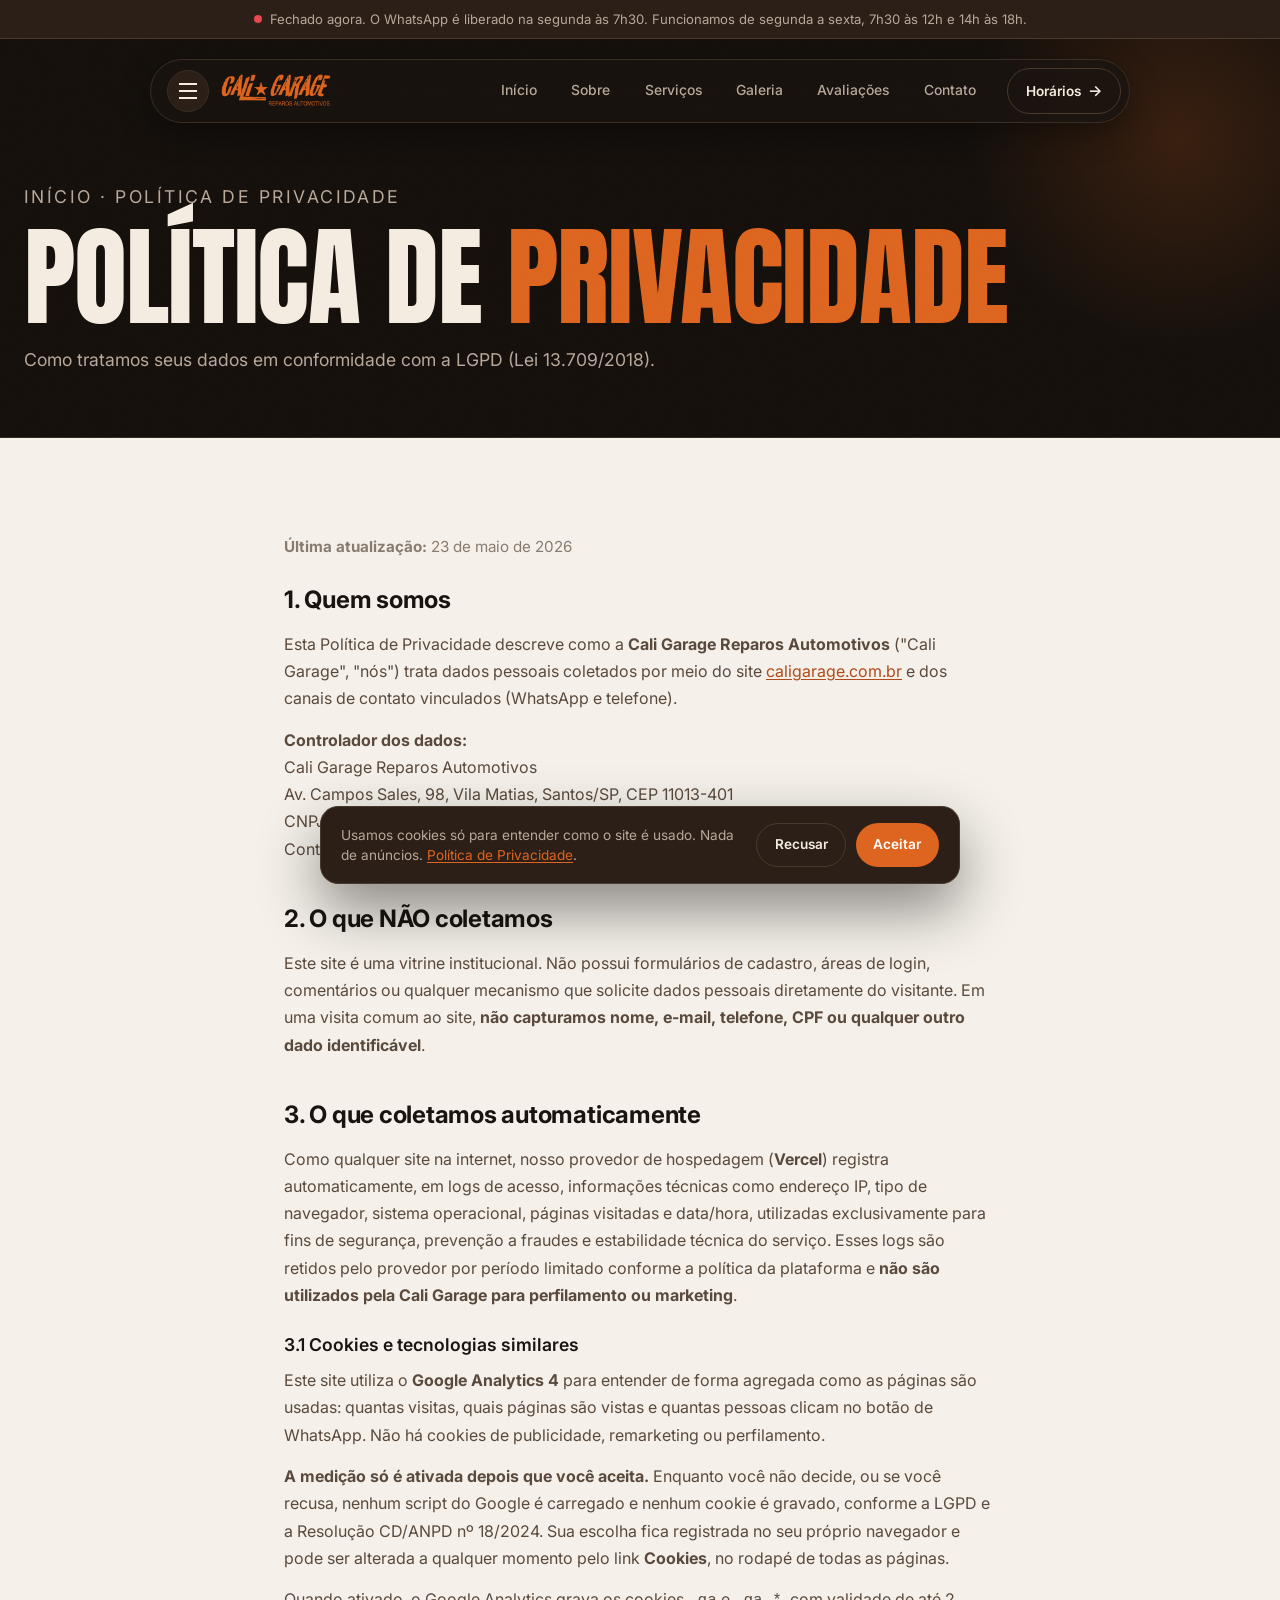
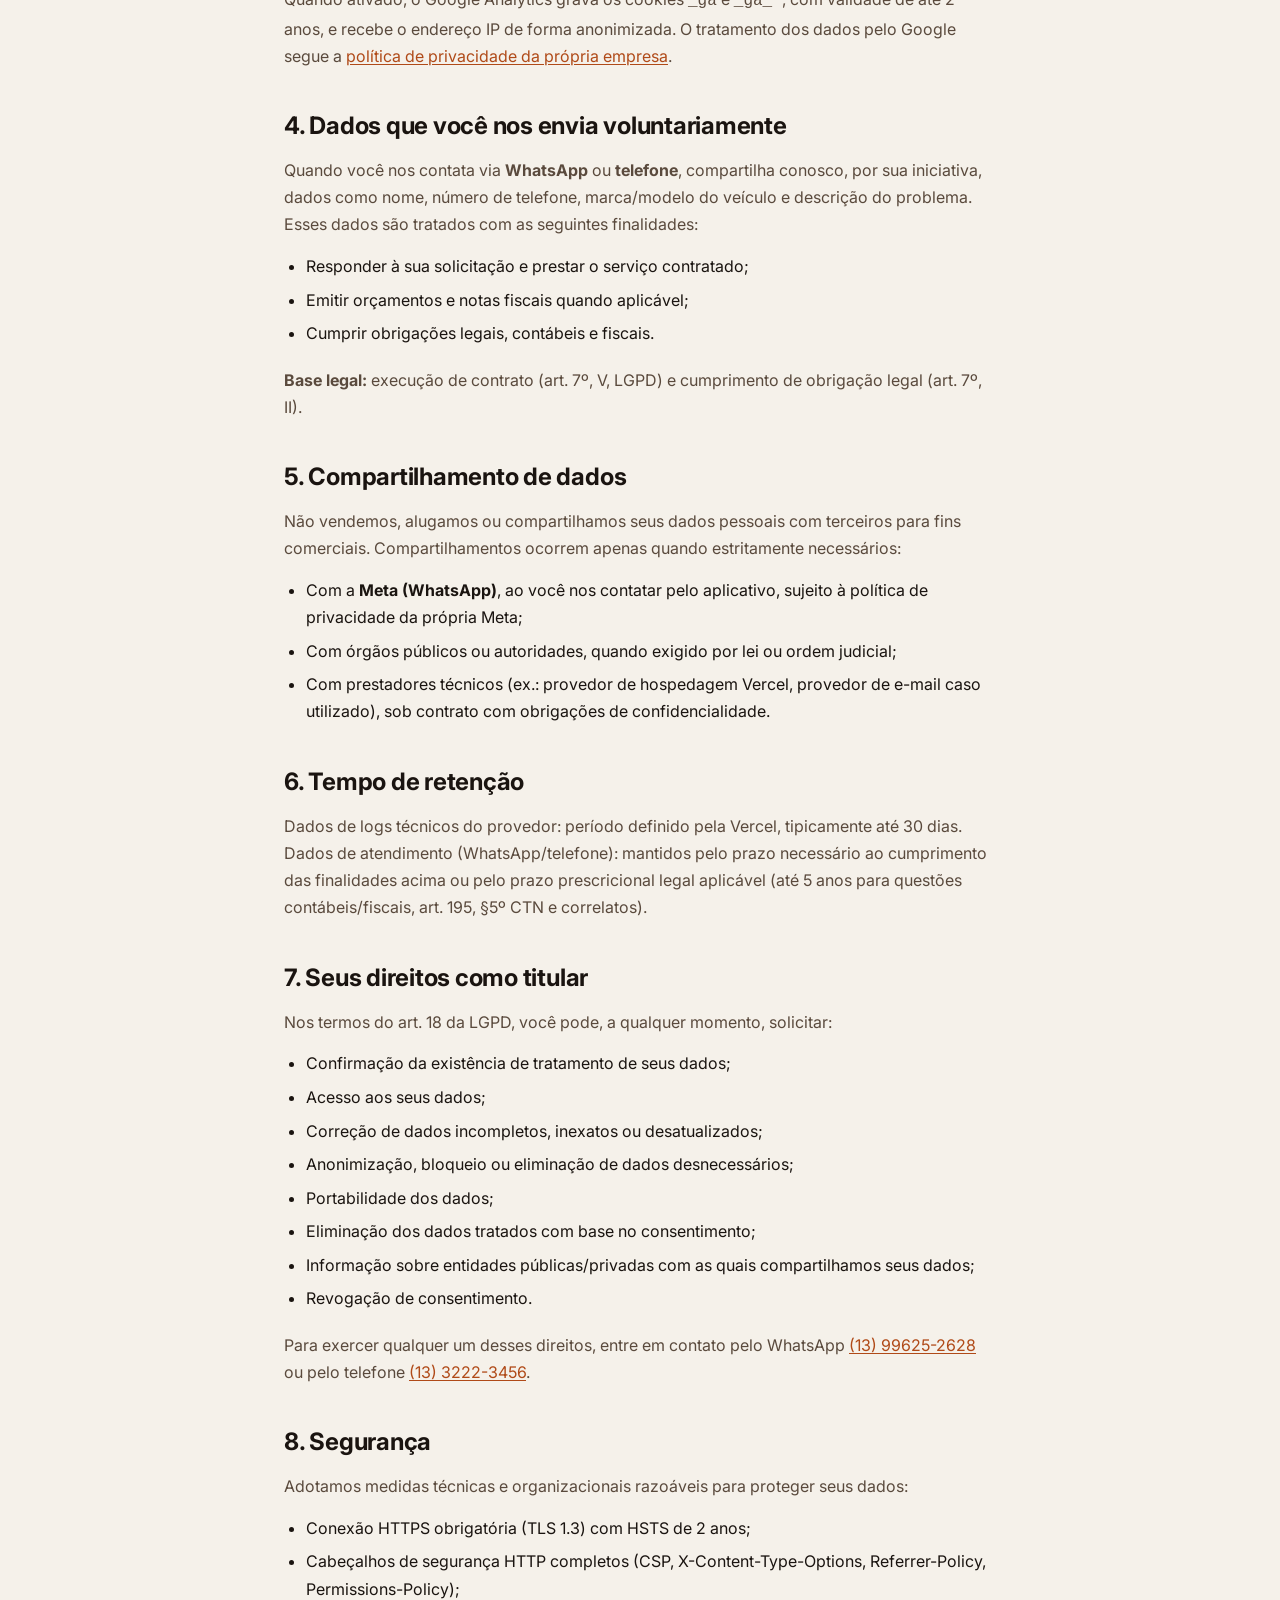
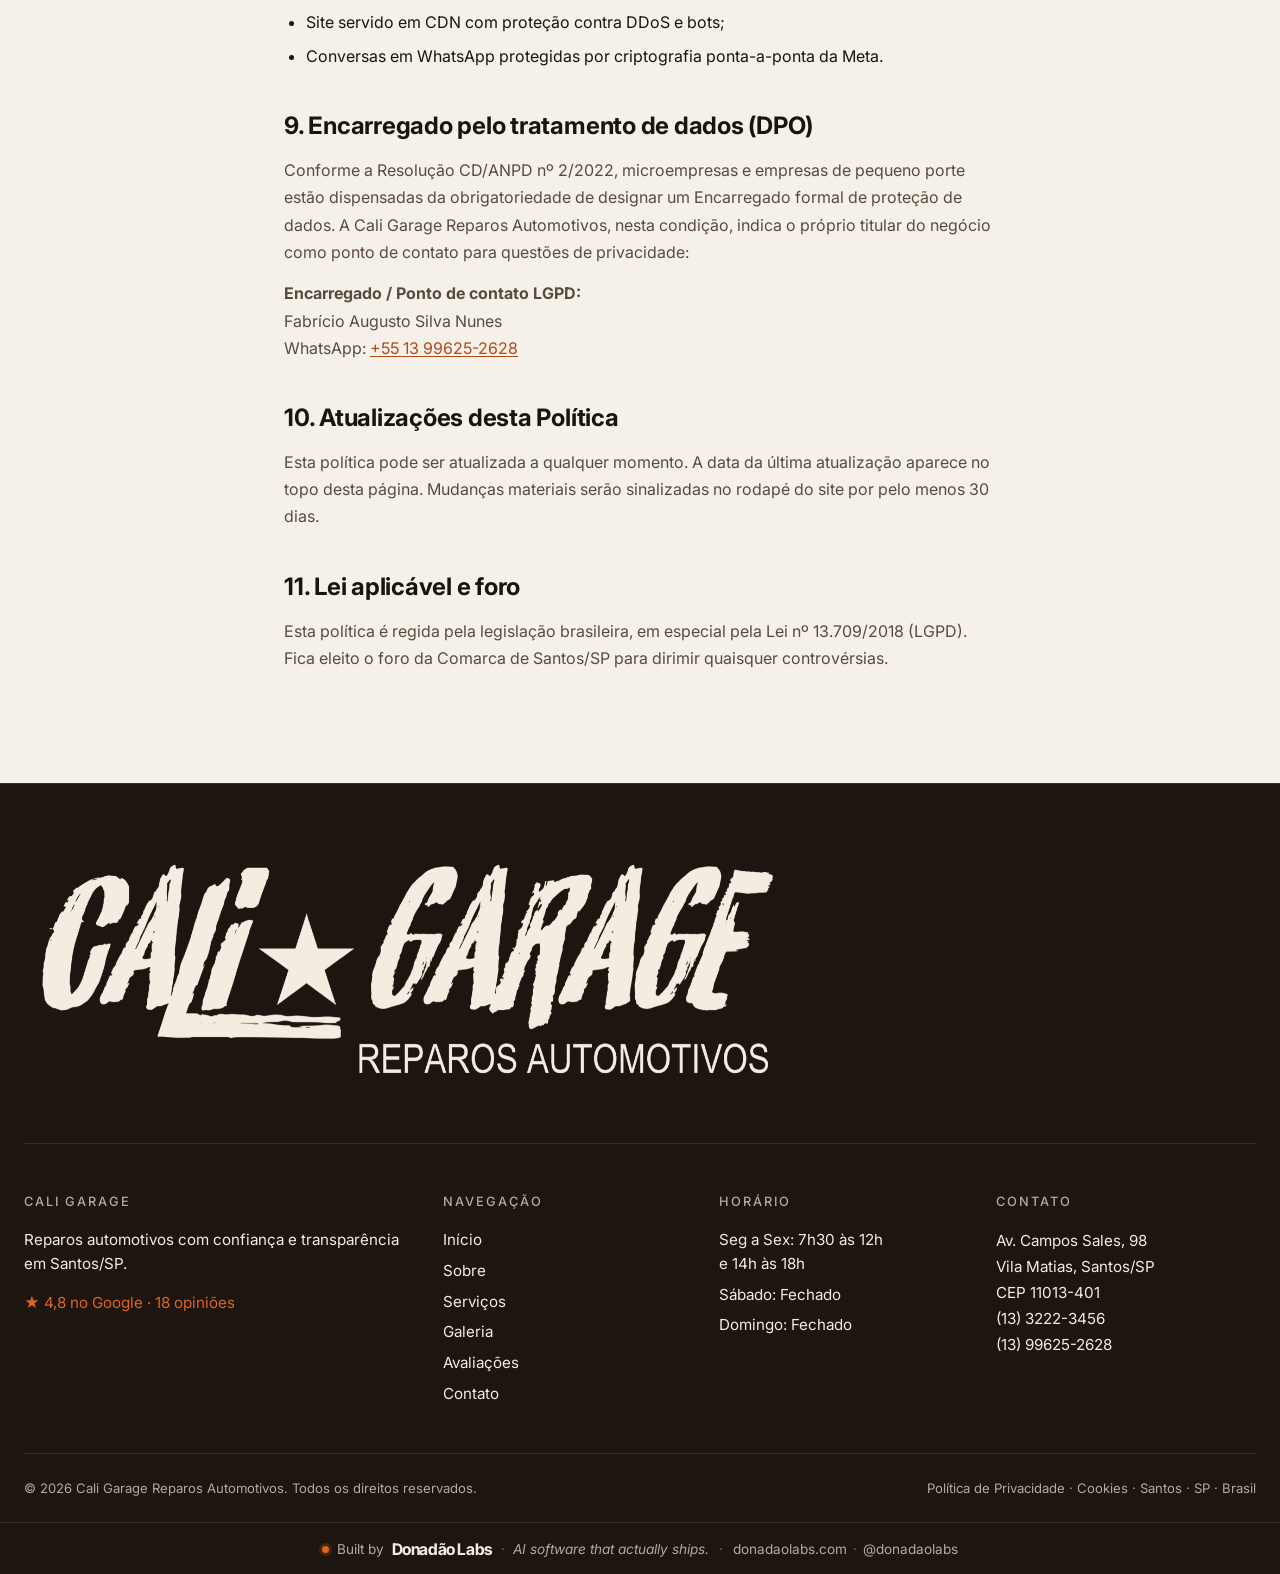
<file: rev-0.1/privacidade.html>
<!DOCTYPE html>
<html lang="pt-BR">
<head>
  <meta charset="UTF-8" />
  <meta name="viewport" content="width=device-width, initial-scale=1.0" />
  <title>Política de Privacidade da Cali Garage | LGPD</title>
  <meta name="description" content="Política de Privacidade da Cali Garage (Santos/SP) em conformidade com a LGPD (Lei 13.709/2018). Como tratamos seus dados ao visitar o site." />
  <meta name="robots" content="index, follow" />
  <meta name="geo.region" content="BR-SP" />
  <meta name="geo.placename" content="Santos" />
  <meta property="og:type" content="website" />
  <meta property="og:title" content="Política de Privacidade da Cali Garage" />
  <meta property="og:description" content="Como a Cali Garage trata seus dados em conformidade com a LGPD." />
  <meta property="og:locale" content="pt_BR" />
  <meta property="og:site_name" content="Cali Garage" />
  <meta property="og:url" content="https://caligarage.com.br/privacidade" />
  <meta property="og:image" content="https://caligarage.com.br/img/og-cover.jpg" />
  <meta property="og:image:width" content="1200" />
  <meta property="og:image:height" content="630" />
  <meta property="og:image:alt" content="Cali Garage, oficina mecânica em Santos/SP" />
  <meta property="og:image:type" content="image/jpeg" />
  <meta name="twitter:card" content="summary_large_image" />
  <link rel="canonical" href="https://caligarage.com.br/privacidade" />

  <link rel="icon" type="image/svg+xml" href="./img/favicon.svg" />
  <link rel="alternate icon" href="/favicon.ico" sizes="any" />

  <link rel="preconnect" href="https://fonts.googleapis.com" />
  <link rel="preconnect" href="https://fonts.gstatic.com" crossorigin />
  <link href="https://fonts.googleapis.com/css2?family=Anton&family=Inter:wght@400;500;600;700&family=Inter+Tight:wght@700&family=Shrikhand&display=swap" rel="stylesheet" />

  <link rel="stylesheet" href="./css/style.css?v=0.13.1" />
  <script type="application/ld+json">
  {
    "@context": "https://schema.org",
    "@type": "BreadcrumbList",
    "itemListElement": [
      {
        "@type": "ListItem",
        "position": 1,
        "name": "Início",
        "item": "https://caligarage.com.br/"
      },
      {
        "@type": "ListItem",
        "position": 2,
        "name": "Política de Privacidade",
        "item": "https://caligarage.com.br/privacidade"
      }
    ]
  }
  </script>
</head>
<body>

  <!-- Aviso de oficina fechada. Preenchido e exibido por js/main.js. -->
  <div class="closed-banner" id="closed-banner" role="status" hidden></div>

  <header class="site-header">
    <div class="navbar">
      <div class="navbar-start">
        <button class="nav-toggle" aria-label="Abrir menu" aria-expanded="false" aria-controls="primary-nav">
          <span></span><span></span><span></span>
        </button>
        <a href="./index.html" class="logo" aria-label="Cali Garage, início">
          <span class="cg-logo-img" role="img" aria-label="Cali Garage"></span>
        </a>
      </div>
      <nav class="nav-menu" id="primary-nav" aria-label="Menu principal">
        <a href="./index.html">Início</a>
        <a href="./sobre.html">Sobre</a>
        <a href="./servicos.html">Serviços</a>
        <a href="./galeria.html">Galeria</a>
        <a href="./avaliacoes.html">Avaliações</a>
        <a href="./contato.html">Contato</a>
      </nav>
      <a href="https://wa.me/5513996252628?text=Ol%C3%A1!%20Vim%20pelo%20site%20da%20Cali%20Garage." class="nav-cta" target="_blank" rel="noopener" data-wa-cta>WhatsApp</a>
    </div>
  </header>
  <div class="nav-backdrop" hidden></div>

  <main>

    <section class="page-header">
      <div class="container">
        <p class="breadcrumb"><a href="./index.html">Início</a> · Política de Privacidade</p>
        <h1>Política de <span class="accent">Privacidade</span></h1>
        <p>Como tratamos seus dados em conformidade com a LGPD (Lei 13.709/2018).</p>
      </div>
    </section>

    <section class="section section-cream legal-content">
      <div class="container" style="max-width: 760px;">

        <p style="opacity: 0.7; font-size: 0.95rem;"><strong>Última atualização:</strong> 23 de maio de 2026</p>

        <h2>1. Quem somos</h2>
        <p>Esta Política de Privacidade descreve como a <strong>Cali Garage Reparos Automotivos</strong> ("Cali Garage", "nós") trata dados pessoais coletados por meio do site <a href="https://caligarage.com.br">caligarage.com.br</a> e dos canais de contato vinculados (WhatsApp e telefone).</p>

        <p><strong>Controlador dos dados:</strong><br />
          Cali Garage Reparos Automotivos<br />
          Av. Campos Sales, 98, Vila Matias, Santos/SP, CEP 11013-401<br />
          CNPJ: 49.311.687/0001-75<br />
          Contato para questões de privacidade: <a href="https://wa.me/5513996252628" target="_blank" rel="noopener">(13) 99625-2628</a></p>

        <h2>2. O que NÃO coletamos</h2>
        <p>Este site é uma vitrine institucional. Não possui formulários de cadastro, áreas de login, comentários ou qualquer mecanismo que solicite dados pessoais diretamente do visitante. Em uma visita comum ao site, <strong>não capturamos nome, e-mail, telefone, CPF ou qualquer outro dado identificável</strong>.</p>

        <h2>3. O que coletamos automaticamente</h2>
        <p>Como qualquer site na internet, nosso provedor de hospedagem (<strong>Vercel</strong>) registra automaticamente, em logs de acesso, informações técnicas como endereço IP, tipo de navegador, sistema operacional, páginas visitadas e data/hora, utilizadas exclusivamente para fins de segurança, prevenção a fraudes e estabilidade técnica do serviço. Esses logs são retidos pelo provedor por período limitado conforme a política da plataforma e <strong>não são utilizados pela Cali Garage para perfilamento ou marketing</strong>.</p>

        <h3>3.1 Cookies e tecnologias similares</h3>
        <p>Este site utiliza o <strong>Google Analytics 4</strong> para entender de forma agregada como as páginas são usadas: quantas visitas, quais páginas são vistas e quantas pessoas clicam no botão de WhatsApp. Não há cookies de publicidade, remarketing ou perfilamento.</p>
        <p><strong>A medição só é ativada depois que você aceita.</strong> Enquanto você não decide, ou se você recusa, nenhum script do Google é carregado e nenhum cookie é gravado, conforme a LGPD e a Resolução CD/ANPD nº 18/2024. Sua escolha fica registrada no seu próprio navegador e pode ser alterada a qualquer momento pelo link <strong>Cookies</strong>, no rodapé de todas as páginas.</p>
        <p>Quando ativado, o Google Analytics grava os cookies <code>_ga</code> e <code>_ga_*</code>, com validade de até 2 anos, e recebe o endereço IP de forma anonimizada. O tratamento dos dados pelo Google segue a <a href="https://policies.google.com/privacy" target="_blank" rel="noopener">política de privacidade da própria empresa</a>.</p>

        <h2>4. Dados que você nos envia voluntariamente</h2>
        <p>Quando você nos contata via <strong>WhatsApp</strong> ou <strong>telefone</strong>, compartilha conosco, por sua iniciativa, dados como nome, número de telefone, marca/modelo do veículo e descrição do problema. Esses dados são tratados com as seguintes finalidades:</p>
        <ul>
          <li>Responder à sua solicitação e prestar o serviço contratado;</li>
          <li>Emitir orçamentos e notas fiscais quando aplicável;</li>
          <li>Cumprir obrigações legais, contábeis e fiscais.</li>
        </ul>
        <p><strong>Base legal:</strong> execução de contrato (art. 7º, V, LGPD) e cumprimento de obrigação legal (art. 7º, II).</p>

        <h2>5. Compartilhamento de dados</h2>
        <p>Não vendemos, alugamos ou compartilhamos seus dados pessoais com terceiros para fins comerciais. Compartilhamentos ocorrem apenas quando estritamente necessários:</p>
        <ul>
          <li>Com a <strong>Meta (WhatsApp)</strong>, ao você nos contatar pelo aplicativo, sujeito à política de privacidade da própria Meta;</li>
          <li>Com órgãos públicos ou autoridades, quando exigido por lei ou ordem judicial;</li>
          <li>Com prestadores técnicos (ex.: provedor de hospedagem Vercel, provedor de e-mail caso utilizado), sob contrato com obrigações de confidencialidade.</li>
        </ul>

        <h2>6. Tempo de retenção</h2>
        <p>Dados de logs técnicos do provedor: período definido pela Vercel, tipicamente até 30 dias. Dados de atendimento (WhatsApp/telefone): mantidos pelo prazo necessário ao cumprimento das finalidades acima ou pelo prazo prescricional legal aplicável (até 5 anos para questões contábeis/fiscais, art. 195, §5º CTN e correlatos).</p>

        <h2>7. Seus direitos como titular</h2>
        <p>Nos termos do art. 18 da LGPD, você pode, a qualquer momento, solicitar:</p>
        <ul>
          <li>Confirmação da existência de tratamento de seus dados;</li>
          <li>Acesso aos seus dados;</li>
          <li>Correção de dados incompletos, inexatos ou desatualizados;</li>
          <li>Anonimização, bloqueio ou eliminação de dados desnecessários;</li>
          <li>Portabilidade dos dados;</li>
          <li>Eliminação dos dados tratados com base no consentimento;</li>
          <li>Informação sobre entidades públicas/privadas com as quais compartilhamos seus dados;</li>
          <li>Revogação de consentimento.</li>
        </ul>
        <p>Para exercer qualquer um desses direitos, entre em contato pelo WhatsApp <a href="https://wa.me/5513996252628" target="_blank" rel="noopener">(13) 99625-2628</a> ou pelo telefone <a href="tel:+551332223456">(13) 3222-3456</a>.</p>

        <h2>8. Segurança</h2>
        <p>Adotamos medidas técnicas e organizacionais razoáveis para proteger seus dados:</p>
        <ul>
          <li>Conexão HTTPS obrigatória (TLS 1.3) com HSTS de 2 anos;</li>
          <li>Cabeçalhos de segurança HTTP completos (CSP, X-Content-Type-Options, Referrer-Policy, Permissions-Policy);</li>
          <li>Site servido em CDN com proteção contra DDoS e bots;</li>
          <li>Conversas em WhatsApp protegidas por criptografia ponta-a-ponta da Meta.</li>
        </ul>

        <h2>9. Encarregado pelo tratamento de dados (DPO)</h2>
        <p>Conforme a Resolução CD/ANPD nº 2/2022, microempresas e empresas de pequeno porte estão dispensadas da obrigatoriedade de designar um Encarregado formal de proteção de dados. A Cali Garage Reparos Automotivos, nesta condição, indica o próprio titular do negócio como ponto de contato para questões de privacidade:</p>
        <p><strong>Encarregado / Ponto de contato LGPD:</strong><br />
          Fabrício Augusto Silva Nunes<br />
          WhatsApp: <a href="https://wa.me/5513996252628" target="_blank" rel="noopener">+55 13 99625-2628</a></p>

        <h2>10. Atualizações desta Política</h2>
        <p>Esta política pode ser atualizada a qualquer momento. A data da última atualização aparece no topo desta página. Mudanças materiais serão sinalizadas no rodapé do site por pelo menos 30 dias.</p>

        <h2>11. Lei aplicável e foro</h2>
        <p>Esta política é regida pela legislação brasileira, em especial pela Lei nº 13.709/2018 (LGPD). Fica eleito o foro da Comarca de Santos/SP para dirimir quaisquer controvérsias.</p>

      </div>
    </section>

  </main>

  <a class="whatsapp-float" href="https://wa.me/5513996252628?text=Ol%C3%A1!%20Vim%20pelo%20site%20da%20Cali%20Garage." target="_blank" rel="noopener" aria-label="Falar no WhatsApp" data-wa-cta>
    <svg xmlns="http://www.w3.org/2000/svg" viewBox="0 0 32 32" fill="currentColor" aria-hidden="true">
      <path d="M19.11 17.205c-.372 0-1.088 1.39-1.518 1.39a.63.63 0 0 1-.315-.1c-.802-.402-1.504-.817-2.163-1.447-.545-.516-1.146-1.29-1.46-1.963a.426.426 0 0 1-.073-.215c0-.33.99-.945.99-1.49 0-.143-.73-2.034-.832-2.32-.143-.372-.214-.487-.6-.487-.187 0-.36-.043-.53-.043-.302 0-.53.115-.746.315-.688.645-1.032 1.318-1.06 2.292v.114c-.015.99.472 1.977 1.017 2.78 1.23 1.82 2.506 3.41 4.554 4.34.616.287 2.035.717 2.706.717.687 0 2.092-.273 2.435-.945.215-.43.215-.802.13-.945-.13-.227-.488-.342-.946-.487-.157-.058-.328-.115-.5-.158-.158-.043-.272-.043-.357-.043z"/>
      <path d="M16.002.005A16 16 0 0 0 0 16c0 2.86.78 5.658 2.262 8.118L0 32l7.846-2.193A16 16 0 1 0 16.002.005Zm0 29.275a13.27 13.27 0 0 1-6.764-1.847l-.486-.286-5.014 1.4 1.4-4.886-.314-.5a13.28 13.28 0 1 1 11.178 6.119Z"/>
    </svg>
  </a>

  <footer class="site-footer">
    <div class="container">

      <div class="footer-mark">
        <span class="cg-logo-img" role="img" aria-label="Cali Garage Reparos Automotivos"></span>
      </div>

      <div class="footer-grid">
        <div class="footer-col">
          <h5>Cali Garage</h5>
          <p>Reparos automotivos com confiança e transparência em Santos/SP.</p>
          <p style="color: var(--color-orange); margin-top: 1rem;">★ 4,8 no Google · 18 opiniões</p>
        </div>
        <div class="footer-col">
          <h5>Navegação</h5>
          <ul>
            <li><a href="./index.html">Início</a></li>
            <li><a href="./sobre.html">Sobre</a></li>
            <li><a href="./servicos.html">Serviços</a></li>
            <li><a href="./galeria.html">Galeria</a></li>
            <li><a href="./avaliacoes.html">Avaliações</a></li>
            <li><a href="./contato.html">Contato</a></li>
          </ul>
        </div>
        <div class="footer-col">
          <h5>Horário</h5>
          <ul>
            <li>Seg a Sex: 7h30 às 12h<br />e 14h às 18h</li>
            <li>Sábado: Fechado</li>
            <li>Domingo: Fechado</li>
          </ul>
        </div>
        <div class="footer-col">
          <h5>Contato</h5>
          <address>
            Av. Campos Sales, 98<br />
            Vila Matias, Santos/SP<br />
            CEP 11013-401<br />
            <a href="tel:+551332223456">(13) 3222-3456</a><br />
            <a href="https://wa.me/5513996252628" target="_blank" rel="noopener">(13) 99625-2628</a>
          </address>
        </div>
      </div>

      <div class="footer-bottom">
        <span>© <span id="year">2026</span> Cali Garage Reparos Automotivos. Todos os direitos reservados.</span>
        <span><a href="./privacidade.html">Política de Privacidade</a> · Santos · SP · Brasil</span>
      </div>
    </div>
  </footer>

  <footer class="ddl-built-full">
    <div class="ddl-built-full__row">
      <span class="ddl-built-full__dot"></span>
      <span>Built by</span>
      <span class="ddl-built-full__brand">Donadão Labs</span>
    </div>
    <em class="ddl-built-full__tag">AI software that actually ships.</em>
    <div class="ddl-built-full__links">
      <a href="https://donadaolabs.com" target="_blank" rel="noopener">donadaolabs.com</a>
      <span>·</span>
      <a href="https://instagram.com/donadaolabs" target="_blank" rel="noopener">@donadaolabs</a>
    </div>
  </footer>

  <script src="./js/main.js?v=0.13.1" defer></script>
  <script src="./js/analytics.js?v=0.13.1" defer></script>
</body>
</html>
</file>
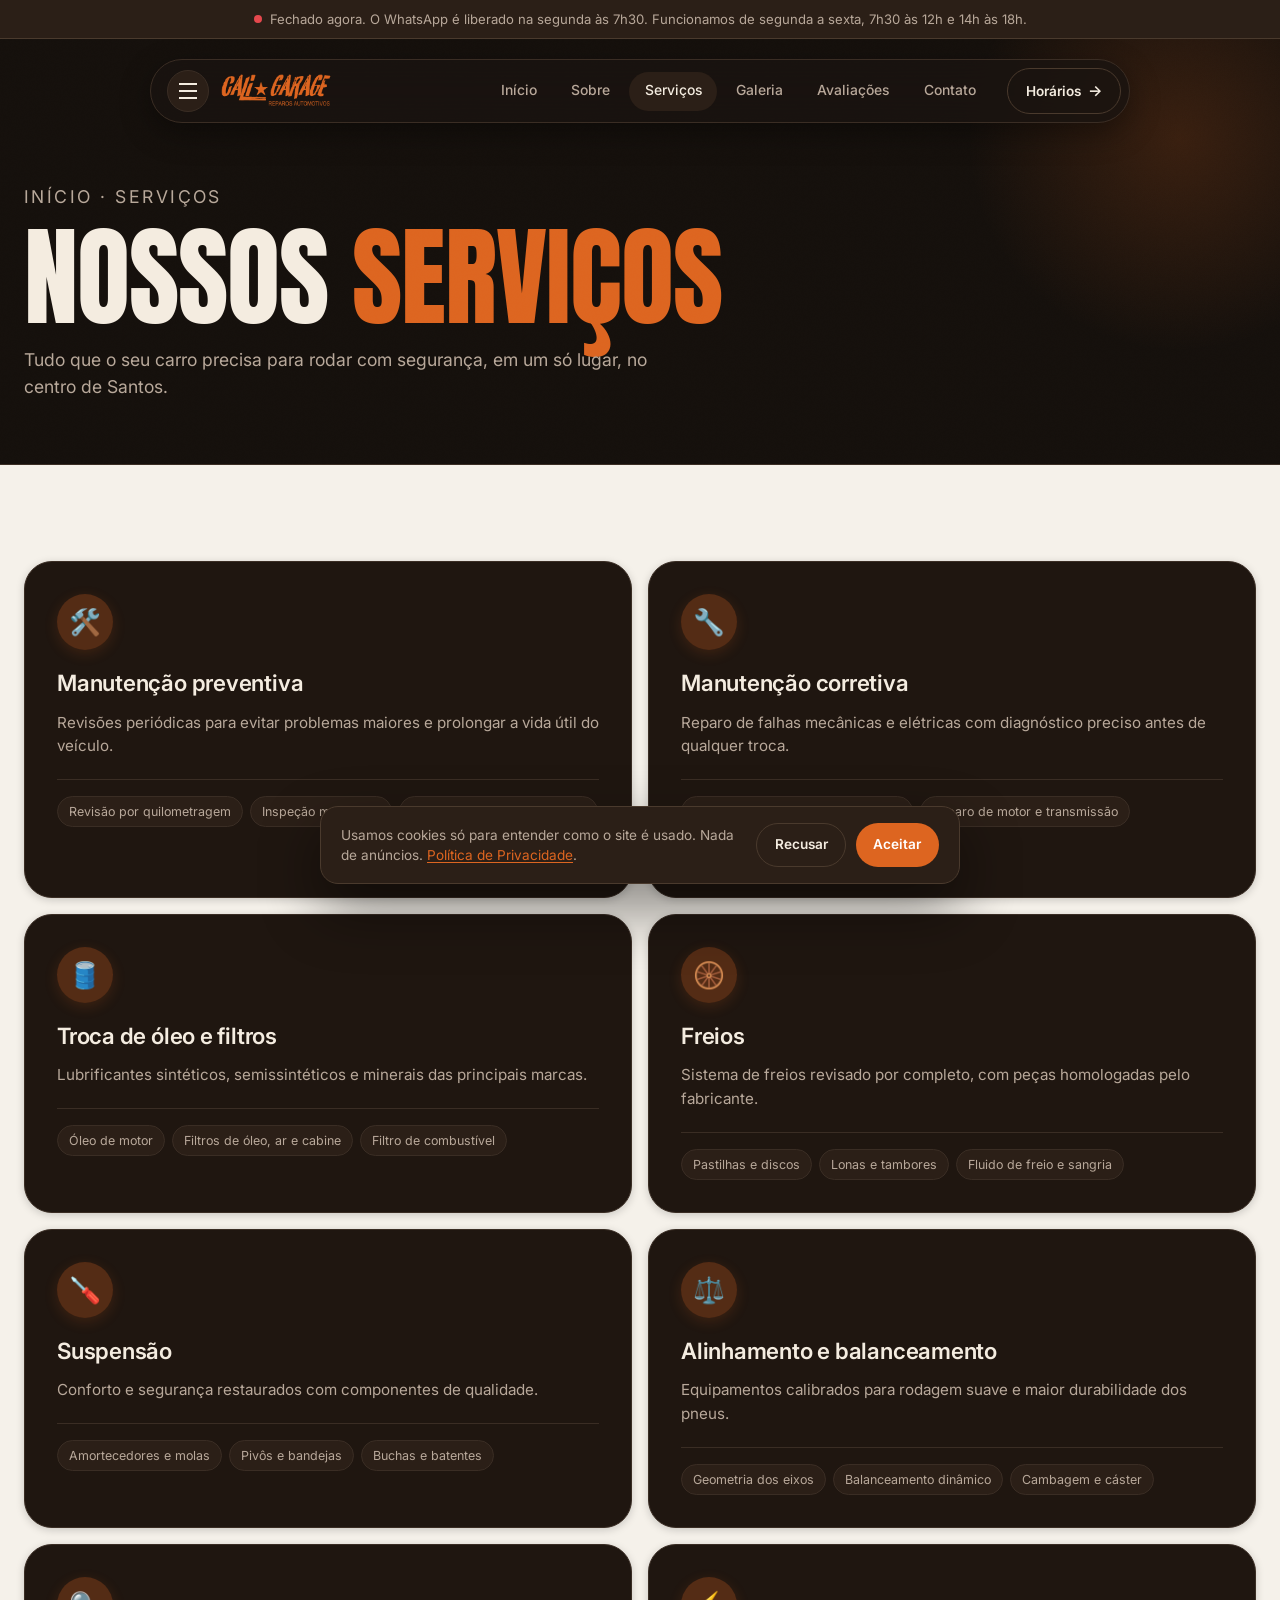
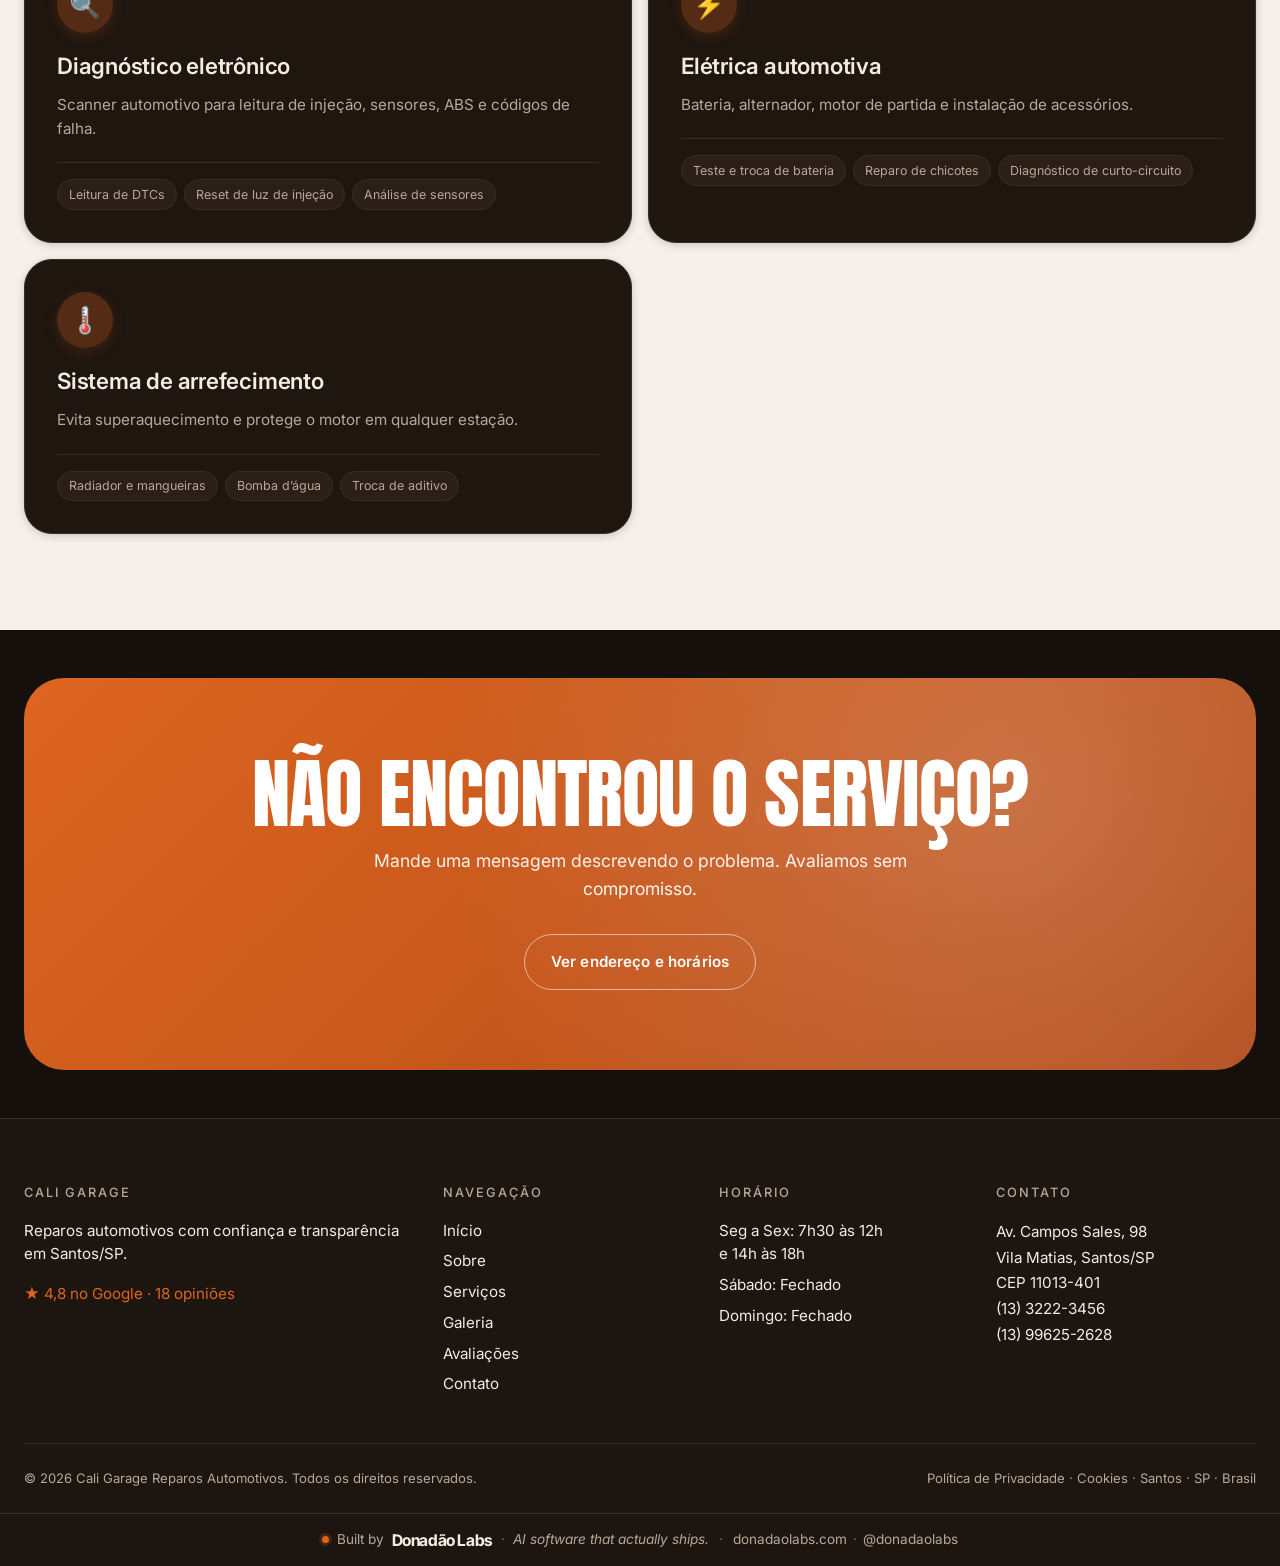
<file: rev-0.1/servicos.html>
<!DOCTYPE html>
<html lang="pt-BR">
<head>
  <meta charset="UTF-8" />
  <meta name="viewport" content="width=device-width, initial-scale=1.0" />
  <title>Serviços da Cali Garage | Oficina Mecânica em Santos SP</title>
  <meta name="description" content="Manutenção preventiva, corretiva, freios, suspensão, alinhamento, balanceamento, troca de óleo, diagnóstico eletrônico e mais. Cali Garage, Santos/SP." />
  <meta name="robots" content="index, follow" />
  <meta name="geo.region" content="BR-SP" />
  <meta name="geo.placename" content="Santos" />
  <meta property="og:type" content="website" />
  <meta property="og:title" content="Serviços da Cali Garage" />
  <meta property="og:description" content="Lista completa de serviços automotivos em Santos/SP." />
  <meta property="og:locale" content="pt_BR" />
  <meta property="og:site_name" content="Cali Garage" />
  <meta property="og:url" content="https://caligarage.com.br/servicos" />
  <meta property="og:image" content="https://caligarage.com.br/img/og-cover.jpg" />
  <meta property="og:image:width" content="1200" />
  <meta property="og:image:height" content="630" />
  <meta property="og:image:alt" content="Cali Garage, oficina mecânica em Santos/SP" />
  <meta property="og:image:type" content="image/jpeg" />
  <meta name="twitter:card" content="summary_large_image" />
  <link rel="canonical" href="https://caligarage.com.br/servicos" />

  <link rel="icon" type="image/svg+xml" href="./img/favicon.svg" />
  <link rel="alternate icon" href="/favicon.ico" sizes="any" />

  <link rel="preconnect" href="https://fonts.googleapis.com" />
  <link rel="preconnect" href="https://fonts.gstatic.com" crossorigin />
  <link href="https://fonts.googleapis.com/css2?family=Anton&family=Inter:wght@400;500;600;700&family=Inter+Tight:wght@700&family=Shrikhand&display=swap" rel="stylesheet" />

  <link rel="stylesheet" href="./css/style.css?v=0.13.1" />
  <script type="application/ld+json">
  {
    "@context": "https://schema.org",
    "@type": "BreadcrumbList",
    "itemListElement": [
      {
        "@type": "ListItem",
        "position": 1,
        "name": "Início",
        "item": "https://caligarage.com.br/"
      },
      {
        "@type": "ListItem",
        "position": 2,
        "name": "Serviços",
        "item": "https://caligarage.com.br/servicos"
      }
    ]
  }
  </script>
</head>
<body>

  <!-- Aviso de oficina fechada. Preenchido e exibido por js/main.js. -->
  <div class="closed-banner" id="closed-banner" role="status" hidden></div>

  <header class="site-header">
    <div class="navbar">
      <div class="navbar-start">
        <button class="nav-toggle" aria-label="Abrir menu" aria-expanded="false" aria-controls="primary-nav">
          <span></span><span></span><span></span>
        </button>
        <a href="./index.html" class="logo" aria-label="Cali Garage, início">
          <span class="cg-logo-img" role="img" aria-label="Cali Garage"></span>
        </a>
      </div>
      <nav class="nav-menu" id="primary-nav" aria-label="Menu principal">
        <a href="./index.html">Início</a>
        <a href="./sobre.html">Sobre</a>
        <a href="./servicos.html" class="active">Serviços</a>
        <a href="./galeria.html">Galeria</a>
        <a href="./avaliacoes.html">Avaliações</a>
        <a href="./contato.html">Contato</a>
      </nav>
      <a href="https://wa.me/5513996252628?text=Ol%C3%A1!%20Vim%20pelo%20site%20da%20Cali%20Garage." class="nav-cta" target="_blank" rel="noopener" data-wa-cta>WhatsApp</a>
    </div>
  </header>

  <main>

    <section class="page-header">
      <div class="container">
        <p class="breadcrumb"><a href="./index.html">Início</a> · Serviços</p>
        <h1>Nossos <span class="accent">serviços</span></h1>
        <p>Tudo que o seu carro precisa para rodar com segurança, em um só lugar, no centro de Santos.</p>
      </div>
    </section>

    <section class="section section-cream">
      <div class="container">
        <div class="services-grid">

          <article class="service-card">
            <div class="feature-icon" aria-hidden="true">🛠️</div>
            <h3>Manutenção preventiva</h3>
            <p>Revisões periódicas para evitar problemas maiores e prolongar a vida útil do veículo.</p>
            <ul>
              <li>Revisão por quilometragem</li>
              <li>Inspeção multiponto</li>
              <li>Checklist completo de fluidos</li>
            </ul>
          </article>

          <article class="service-card">
            <div class="feature-icon" aria-hidden="true">🔧</div>
            <h3>Manutenção corretiva</h3>
            <p>Reparo de falhas mecânicas e elétricas com diagnóstico preciso antes de qualquer troca.</p>
            <ul>
              <li>Identificação de ruídos e vibrações</li>
              <li>Reparo de motor e transmissão</li>
              <li>Solução para perdas de potência</li>
            </ul>
          </article>

          <article class="service-card">
            <div class="feature-icon" aria-hidden="true">🛢️</div>
            <h3>Troca de óleo e filtros</h3>
            <p>Lubrificantes sintéticos, semissintéticos e minerais das principais marcas.</p>
            <ul>
              <li>Óleo de motor</li>
              <li>Filtros de óleo, ar e cabine</li>
              <li>Filtro de combustível</li>
            </ul>
          </article>

          <article class="service-card">
            <div class="feature-icon" aria-hidden="true">🛞</div>
            <h3>Freios</h3>
            <p>Sistema de freios revisado por completo, com peças homologadas pelo fabricante.</p>
            <ul>
              <li>Pastilhas e discos</li>
              <li>Lonas e tambores</li>
              <li>Fluido de freio e sangria</li>
            </ul>
          </article>

          <article class="service-card">
            <div class="feature-icon" aria-hidden="true">🪛</div>
            <h3>Suspensão</h3>
            <p>Conforto e segurança restaurados com componentes de qualidade.</p>
            <ul>
              <li>Amortecedores e molas</li>
              <li>Pivôs e bandejas</li>
              <li>Buchas e batentes</li>
            </ul>
          </article>

          <article class="service-card">
            <div class="feature-icon" aria-hidden="true">⚖️</div>
            <h3>Alinhamento e balanceamento</h3>
            <p>Equipamentos calibrados para rodagem suave e maior durabilidade dos pneus.</p>
            <ul>
              <li>Geometria dos eixos</li>
              <li>Balanceamento dinâmico</li>
              <li>Cambagem e cáster</li>
            </ul>
          </article>

          <article class="service-card">
            <div class="feature-icon" aria-hidden="true">🔍</div>
            <h3>Diagnóstico eletrônico</h3>
            <p>Scanner automotivo para leitura de injeção, sensores, ABS e códigos de falha.</p>
            <ul>
              <li>Leitura de DTCs</li>
              <li>Reset de luz de injeção</li>
              <li>Análise de sensores</li>
            </ul>
          </article>

          <article class="service-card">
            <div class="feature-icon" aria-hidden="true">⚡</div>
            <h3>Elétrica automotiva</h3>
            <p>Bateria, alternador, motor de partida e instalação de acessórios.</p>
            <ul>
              <li>Teste e troca de bateria</li>
              <li>Reparo de chicotes</li>
              <li>Diagnóstico de curto-circuito</li>
            </ul>
          </article>

          <article class="service-card">
            <div class="feature-icon" aria-hidden="true">🌡️</div>
            <h3>Sistema de arrefecimento</h3>
            <p>Evita superaquecimento e protege o motor em qualquer estação.</p>
            <ul>
              <li>Radiador e mangueiras</li>
              <li>Bomba d’água</li>
              <li>Troca de aditivo</li>
            </ul>
          </article>

        </div>
      </div>
    </section>

    <section class="cta-strip">
      <div class="container">
        <h2>Não encontrou o serviço?</h2>
        <p>Mande uma mensagem descrevendo o problema. Avaliamos sem compromisso.</p>
        <a href="https://wa.me/5513996252628?text=Ol%C3%A1!%20Preciso%20de%20um%20servi%C3%A7o%3A%20" class="btn btn-whatsapp" target="_blank" rel="noopener" data-wa-cta>Pedir orçamento</a>
      </div>
    </section>

  </main>

  <footer class="site-footer">
    <div class="container">
      <div class="footer-grid">
        <div class="footer-col">
          <h5>Cali Garage</h5>
          <p>Reparos automotivos com confiança e transparência em Santos/SP.</p>
          <p style="color: var(--color-orange); margin-top: 1rem;">★ 4,8 no Google · 18 opiniões</p>
        </div>
        <div class="footer-col">
          <h5>Navegação</h5>
          <ul>
            <li><a href="./index.html">Início</a></li>
            <li><a href="./sobre.html">Sobre</a></li>
            <li><a href="./servicos.html">Serviços</a></li>
            <li><a href="./galeria.html">Galeria</a></li>
            <li><a href="./avaliacoes.html">Avaliações</a></li>
            <li><a href="./contato.html">Contato</a></li>
          </ul>
        </div>
        <div class="footer-col">
          <h5>Horário</h5>
          <ul>
            <li>Seg a Sex: 7h30 às 12h<br />e 14h às 18h</li>
            <li>Sábado: Fechado</li>
            <li>Domingo: Fechado</li>
          </ul>
        </div>
        <div class="footer-col">
          <h5>Contato</h5>
          <address>
            Av. Campos Sales, 98<br />
            Vila Matias, Santos/SP<br />
            CEP 11013-401<br />
            <a href="tel:+551332223456">(13) 3222-3456</a><br />
            <a href="https://wa.me/5513996252628" target="_blank" rel="noopener">(13) 99625-2628</a>
          </address>
        </div>
      </div>
      <div class="footer-bottom">
        <span>© <span id="year">2026</span> Cali Garage Reparos Automotivos. Todos os direitos reservados.</span>
        <span><a href="./privacidade.html">Política de Privacidade</a> · Santos · SP · Brasil</span>
      </div>
    </div>
  </footer>

  <footer class="ddl-built-full">
    <div class="ddl-built-full__row">
      <span class="ddl-built-full__dot"></span>
      <span>Built by</span>
      <span class="ddl-built-full__brand">Donadão Labs</span>
    </div>
    <em class="ddl-built-full__tag">AI software that actually ships.</em>
    <div class="ddl-built-full__links">
      <a href="https://donadaolabs.com" target="_blank" rel="noopener">donadaolabs.com</a>
      <span>·</span>
      <a href="https://instagram.com/donadaolabs" target="_blank" rel="noopener">@donadaolabs</a>
    </div>
  </footer>


  <a href="https://wa.me/5513996252628?text=Ol%C3%A1!%20Vim%20pelo%20site%20da%20Cali%20Garage." class="whatsapp-float" target="_blank" rel="noopener" aria-label="Falar no WhatsApp" data-wa-cta>
    <svg viewBox="0 0 32 32" aria-hidden="true">
      <path d="M19.11 17.78c-.27-.13-1.58-.78-1.83-.87-.25-.09-.43-.13-.6.14-.18.27-.7.87-.85 1.05-.16.18-.31.2-.58.07-.27-.14-1.12-.41-2.13-1.31-.79-.7-1.32-1.57-1.47-1.84-.16-.27-.02-.41.12-.55.12-.12.27-.31.4-.47.13-.16.18-.27.27-.45.09-.18.05-.34-.02-.47-.07-.13-.6-1.45-.83-1.99-.22-.52-.44-.45-.6-.46-.16-.01-.34-.01-.52-.01-.18 0-.47.07-.72.34-.25.27-.95.93-.95 2.27 0 1.34.98 2.63 1.11 2.81.13.18 1.92 2.93 4.65 4.11.65.28 1.16.45 1.55.58.65.21 1.24.18 1.71.11.52-.08 1.58-.65 1.81-1.27.22-.62.22-1.16.16-1.27-.07-.11-.25-.18-.52-.31zM16 4C9.37 4 4 9.37 4 16c0 2.11.55 4.18 1.6 6L4 28l6.18-1.62A11.94 11.94 0 0 0 16 28c6.63 0 12-5.37 12-12S22.63 4 16 4z"/>
    </svg>
  </a>

  <script src="./js/main.js?v=0.13.1" defer></script>
  <script src="./js/analytics.js?v=0.13.1" defer></script>
</body>
</html>
</file>
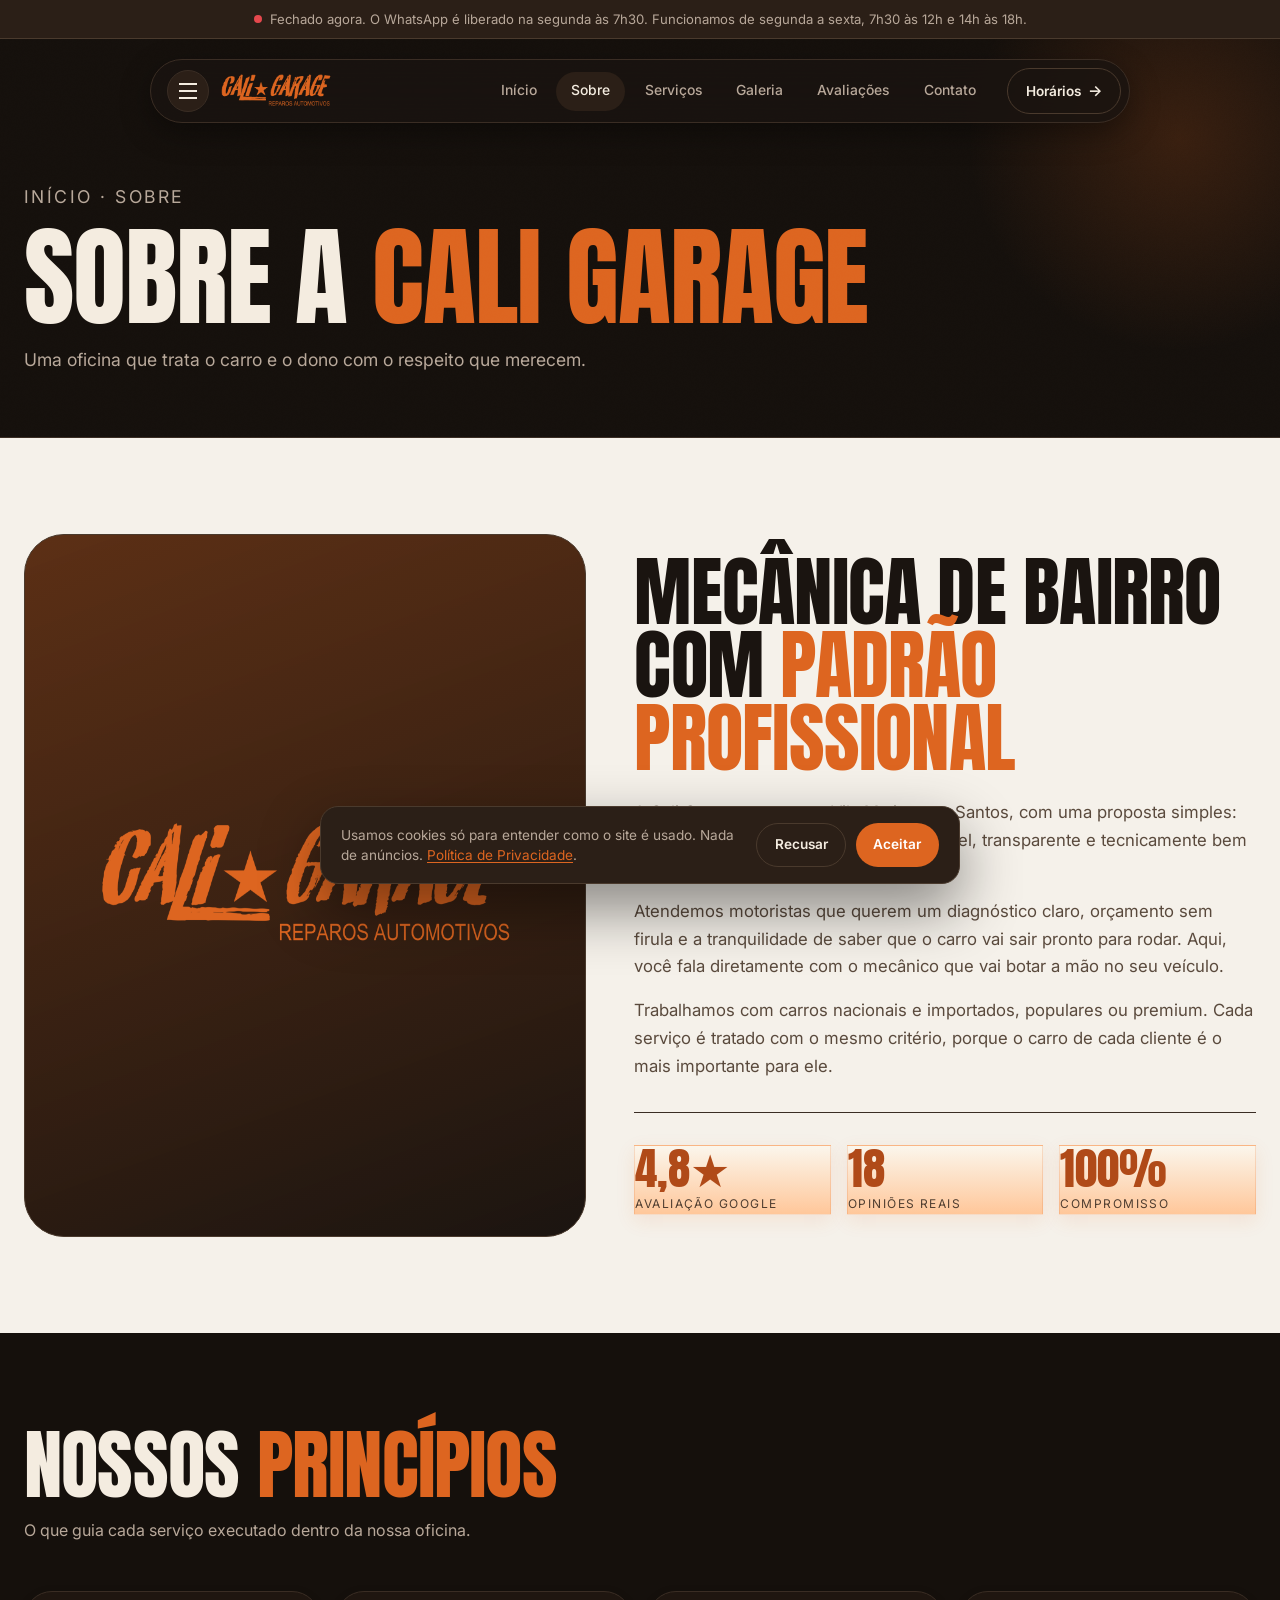
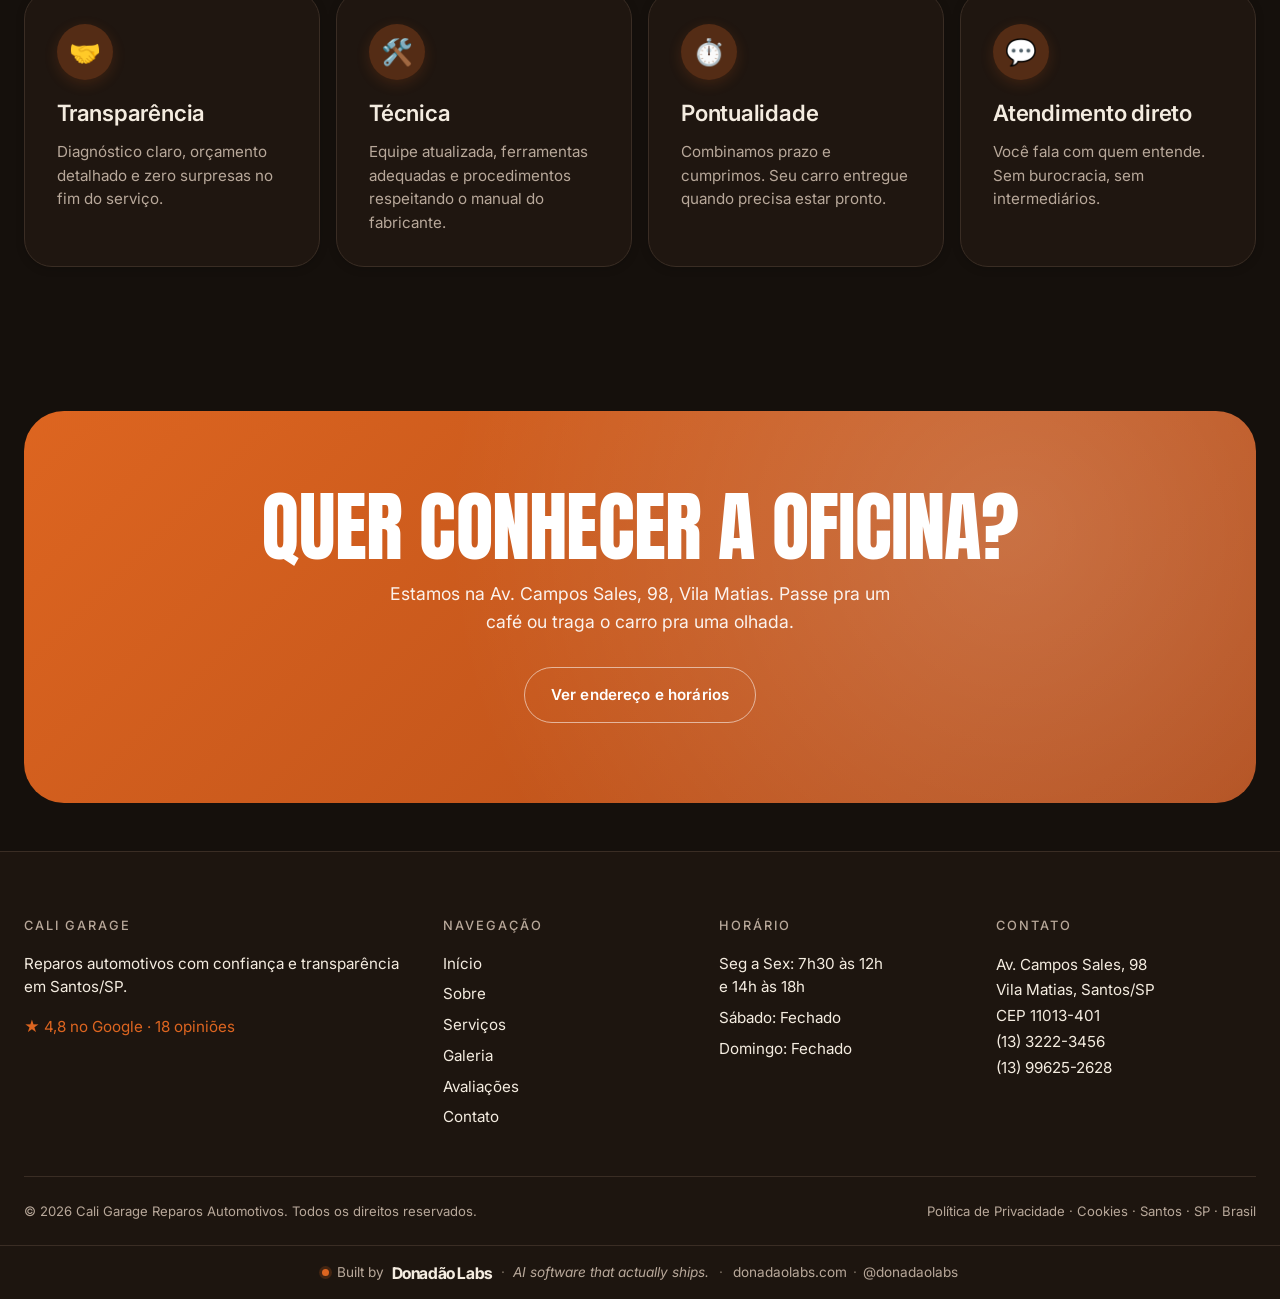
<file: rev-0.1/sobre.html>
<!DOCTYPE html>
<html lang="pt-BR">
<head>
  <meta charset="UTF-8" />
  <meta name="viewport" content="width=device-width, initial-scale=1.0" />
  <title>Sobre a Cali Garage | Oficina Mecânica em Santos SP</title>
  <meta name="description" content="Conheça a Cali Garage, oficina mecânica na Vila Matias, Santos/SP. Equipe técnica, diagnóstico honesto e atendimento próximo do cliente." />
  <meta name="robots" content="index, follow" />
  <meta name="geo.region" content="BR-SP" />
  <meta name="geo.placename" content="Santos" />
  <meta property="og:type" content="website" />
  <meta property="og:title" content="Sobre a Cali Garage | Oficina Mecânica em Santos SP" />
  <meta property="og:description" content="História, missão e diferenciais da Cali Garage em Santos/SP." />
  <meta property="og:locale" content="pt_BR" />
  <meta property="og:site_name" content="Cali Garage" />
  <meta property="og:url" content="https://caligarage.com.br/sobre" />
  <meta property="og:image" content="https://caligarage.com.br/img/og-cover.jpg" />
  <meta property="og:image:width" content="1200" />
  <meta property="og:image:height" content="630" />
  <meta property="og:image:alt" content="Cali Garage, oficina mecânica em Santos/SP" />
  <meta property="og:image:type" content="image/jpeg" />
  <meta name="twitter:card" content="summary_large_image" />
  <link rel="canonical" href="https://caligarage.com.br/sobre" />

  <link rel="icon" type="image/svg+xml" href="./img/favicon.svg" />
  <link rel="alternate icon" href="/favicon.ico" sizes="any" />

  <link rel="preconnect" href="https://fonts.googleapis.com" />
  <link rel="preconnect" href="https://fonts.gstatic.com" crossorigin />
  <link href="https://fonts.googleapis.com/css2?family=Anton&family=Inter:wght@400;500;600;700&family=Inter+Tight:wght@700&family=Shrikhand&display=swap" rel="stylesheet" />

  <link rel="stylesheet" href="./css/style.css?v=0.13.1" />
  <script type="application/ld+json">
  {
    "@context": "https://schema.org",
    "@type": "BreadcrumbList",
    "itemListElement": [
      {
        "@type": "ListItem",
        "position": 1,
        "name": "Início",
        "item": "https://caligarage.com.br/"
      },
      {
        "@type": "ListItem",
        "position": 2,
        "name": "Sobre",
        "item": "https://caligarage.com.br/sobre"
      }
    ]
  }
  </script>
</head>
<body>

  <!-- Aviso de oficina fechada. Preenchido e exibido por js/main.js. -->
  <div class="closed-banner" id="closed-banner" role="status" hidden></div>

  <header class="site-header">
    <div class="navbar">
      <div class="navbar-start">
        <button class="nav-toggle" aria-label="Abrir menu" aria-expanded="false" aria-controls="primary-nav">
          <span></span><span></span><span></span>
        </button>
        <a href="./index.html" class="logo" aria-label="Cali Garage, início">
          <span class="cg-logo-img" role="img" aria-label="Cali Garage"></span>
        </a>
      </div>
      <nav class="nav-menu" id="primary-nav" aria-label="Menu principal">
        <a href="./index.html">Início</a>
        <a href="./sobre.html" class="active">Sobre</a>
        <a href="./servicos.html">Serviços</a>
        <a href="./galeria.html">Galeria</a>
        <a href="./avaliacoes.html">Avaliações</a>
        <a href="./contato.html">Contato</a>
      </nav>
      <a href="https://wa.me/5513996252628?text=Ol%C3%A1!%20Vim%20pelo%20site%20da%20Cali%20Garage." class="nav-cta" target="_blank" rel="noopener" data-wa-cta>WhatsApp</a>
    </div>
  </header>

  <main>

    <section class="page-header">
      <div class="container">
        <p class="breadcrumb"><a href="./index.html">Início</a> · Sobre</p>
        <h1>Sobre a <span class="accent">Cali Garage</span></h1>
        <p>Uma oficina que trata o carro e o dono com o respeito que merecem.</p>
      </div>
    </section>

    <section class="section section-cream">
      <div class="container about-grid">
        <div class="about-image" aria-label="Fachada da Cali Garage em Santos/SP">
          <span class="cg-logo-img" role="img" aria-label="Cali Garage"></span>
        </div>
        <div class="about-text">
          <h2>Mecânica de bairro com <span class="accent">padrão profissional</span></h2>
          <p>A Cali Garage nasceu na Vila Matias, em Santos, com uma proposta simples: oferecer manutenção automotiva acessível, transparente e tecnicamente bem feita.</p>
          <p>Atendemos motoristas que querem um diagnóstico claro, orçamento sem firula e a tranquilidade de saber que o carro vai sair pronto para rodar. Aqui, você fala diretamente com o mecânico que vai botar a mão no seu veículo.</p>
          <p>Trabalhamos com carros nacionais e importados, populares ou premium. Cada serviço é tratado com o mesmo critério, porque o carro de cada cliente é o mais importante para ele.</p>

          <div class="about-stats">
            <div class="stat">
              <span class="stat-number">4,8★</span>
              <span class="stat-label">Avaliação Google</span>
            </div>
            <div class="stat">
              <span class="stat-number">18</span>
              <span class="stat-label">Opiniões reais</span>
            </div>
            <div class="stat">
              <span class="stat-number">100%</span>
              <span class="stat-label">Compromisso</span>
            </div>
          </div>
        </div>
      </div>
    </section>

    <section class="section" style="background-color: var(--color-bg-medium);">
      <div class="container">
        <h2 class="section-title">Nossos <span class="accent">princípios</span></h2>
        <p class="section-subtitle">O que guia cada serviço executado dentro da nossa oficina.</p>

        <div class="features-grid">
          <article class="feature-card">
            <div class="feature-icon" aria-hidden="true">🤝</div>
            <h3>Transparência</h3>
            <p>Diagnóstico claro, orçamento detalhado e zero surpresas no fim do serviço.</p>
          </article>
          <article class="feature-card">
            <div class="feature-icon" aria-hidden="true">🛠️</div>
            <h3>Técnica</h3>
            <p>Equipe atualizada, ferramentas adequadas e procedimentos respeitando o manual do fabricante.</p>
          </article>
          <article class="feature-card">
            <div class="feature-icon" aria-hidden="true">⏱️</div>
            <h3>Pontualidade</h3>
            <p>Combinamos prazo e cumprimos. Seu carro entregue quando precisa estar pronto.</p>
          </article>
          <article class="feature-card">
            <div class="feature-icon" aria-hidden="true">💬</div>
            <h3>Atendimento direto</h3>
            <p>Você fala com quem entende. Sem burocracia, sem intermediários.</p>
          </article>
        </div>
      </div>
    </section>

    <section class="cta-strip">
      <div class="container">
        <h2>Quer conhecer a oficina?</h2>
        <p>Estamos na Av. Campos Sales, 98, Vila Matias. Passe pra um café ou traga o carro pra uma olhada.</p>
        <a href="https://wa.me/5513996252628?text=Ol%C3%A1!%20Quero%20conhecer%20a%20Cali%20Garage." class="btn btn-whatsapp" target="_blank" rel="noopener" data-wa-cta>Falar no WhatsApp</a>
      </div>
    </section>

  </main>

  <footer class="site-footer">
    <div class="container">
      <div class="footer-grid">
        <div class="footer-col">
          <h5>Cali Garage</h5>
          <p>Reparos automotivos com confiança e transparência em Santos/SP.</p>
          <p style="color: var(--color-orange); margin-top: 1rem;">★ 4,8 no Google · 18 opiniões</p>
        </div>
        <div class="footer-col">
          <h5>Navegação</h5>
          <ul>
            <li><a href="./index.html">Início</a></li>
            <li><a href="./sobre.html">Sobre</a></li>
            <li><a href="./servicos.html">Serviços</a></li>
            <li><a href="./galeria.html">Galeria</a></li>
            <li><a href="./avaliacoes.html">Avaliações</a></li>
            <li><a href="./contato.html">Contato</a></li>
          </ul>
        </div>
        <div class="footer-col">
          <h5>Horário</h5>
          <ul>
            <li>Seg a Sex: 7h30 às 12h<br />e 14h às 18h</li>
            <li>Sábado: Fechado</li>
            <li>Domingo: Fechado</li>
          </ul>
        </div>
        <div class="footer-col">
          <h5>Contato</h5>
          <address>
            Av. Campos Sales, 98<br />
            Vila Matias, Santos/SP<br />
            CEP 11013-401<br />
            <a href="tel:+551332223456">(13) 3222-3456</a><br />
            <a href="https://wa.me/5513996252628" target="_blank" rel="noopener">(13) 99625-2628</a>
          </address>
        </div>
      </div>
      <div class="footer-bottom">
        <span>© <span id="year">2026</span> Cali Garage Reparos Automotivos. Todos os direitos reservados.</span>
        <span><a href="./privacidade.html">Política de Privacidade</a> · Santos · SP · Brasil</span>
      </div>
    </div>
  </footer>

  <footer class="ddl-built-full">
    <div class="ddl-built-full__row">
      <span class="ddl-built-full__dot"></span>
      <span>Built by</span>
      <span class="ddl-built-full__brand">Donadão Labs</span>
    </div>
    <em class="ddl-built-full__tag">AI software that actually ships.</em>
    <div class="ddl-built-full__links">
      <a href="https://donadaolabs.com" target="_blank" rel="noopener">donadaolabs.com</a>
      <span>·</span>
      <a href="https://instagram.com/donadaolabs" target="_blank" rel="noopener">@donadaolabs</a>
    </div>
  </footer>


  <a href="https://wa.me/5513996252628?text=Ol%C3%A1!%20Vim%20pelo%20site%20da%20Cali%20Garage." class="whatsapp-float" target="_blank" rel="noopener" aria-label="Falar no WhatsApp" data-wa-cta>
    <svg viewBox="0 0 32 32" aria-hidden="true">
      <path d="M19.11 17.78c-.27-.13-1.58-.78-1.83-.87-.25-.09-.43-.13-.6.14-.18.27-.7.87-.85 1.05-.16.18-.31.2-.58.07-.27-.14-1.12-.41-2.13-1.31-.79-.7-1.32-1.57-1.47-1.84-.16-.27-.02-.41.12-.55.12-.12.27-.31.4-.47.13-.16.18-.27.27-.45.09-.18.05-.34-.02-.47-.07-.13-.6-1.45-.83-1.99-.22-.52-.44-.45-.6-.46-.16-.01-.34-.01-.52-.01-.18 0-.47.07-.72.34-.25.27-.95.93-.95 2.27 0 1.34.98 2.63 1.11 2.81.13.18 1.92 2.93 4.65 4.11.65.28 1.16.45 1.55.58.65.21 1.24.18 1.71.11.52-.08 1.58-.65 1.81-1.27.22-.62.22-1.16.16-1.27-.07-.11-.25-.18-.52-.31zM16 4C9.37 4 4 9.37 4 16c0 2.11.55 4.18 1.6 6L4 28l6.18-1.62A11.94 11.94 0 0 0 16 28c6.63 0 12-5.37 12-12S22.63 4 16 4z"/>
    </svg>
  </a>

  <script src="./js/main.js?v=0.13.1" defer></script>
  <script src="./js/analytics.js?v=0.13.1" defer></script>
</body>
</html>
</file>
<file: rev-0.1/css/style.css>
/* ==========================================================
   CALI GARAGE — Reparos Automotivos
   Visual language inspirado em Nixtio (agência design system)
   Paleta: laranja/cobre + carvão + branco
   ========================================================== */

/* ---------- RESET ---------- */
*, *::before, *::after { box-sizing: border-box; margin: 0; padding: 0; }
html { scroll-behavior: smooth; -webkit-text-size-adjust: 100%; }
img { max-width: 100%; display: block; height: auto; }
a { color: inherit; text-decoration: none; }
ul { list-style: none; }
button { font: inherit; cursor: pointer; border: none; background: none; color: inherit; }

/* ---------- TOKENS ---------- */
:root {
  /* Brand color — bump rev-0.3 (still in terracotta family, mais vivo) */
  --color-orange: #DD6520;                /* era #C8622A — burnt copper mais vivo */
  --color-orange-light: #F2925A;          /* sunset mais quente */
  --color-orange-dark: #B04A18;           /* compatível com o novo tom */
  --color-orange-soft: rgba(221, 101, 32, 0.28);

  /* Backgrounds — warm dark mais profundo p/ contraste (rev-0.3) */
  --color-bg: #15100C;                    /* warm ink mais profundo */
  --color-bg-2: #1D150F;                  /* cocoa */
  --color-surface: #1D150F;
  --color-surface-2: #261B14;
  --color-card: #1F1610;                  /* mais escuro pra o orange saltar */
  --color-card-2: #2B1F17;

  /* Text & borders — warm cream family (rev-0.2) */
  --color-text: #F4ECE0;                  /* cream papel envelhecido */
  --color-text-muted: #B8A89A;            /* sand muted */
  --color-text-dim: #7A6E62;              /* warm dim */
  --color-border: #3A2D24;                /* warm border */
  --color-border-strong: #4A3A2D;         /* warm border strong */

  /* Cream surface family (rev-0.2 — Wheeler §3.3 expansion) */
  --color-surface-cream: #F5F1EA;
  --color-text-on-cream: #1A1410;
  --color-muted-on-cream: #5A4A3D;
  --color-accent-sage: #7A8B7E;
  --color-accent-sunset: #E8A765;

  --color-whatsapp: #25D366;
  --color-whatsapp-hover: #1EBE57;
  --color-star: #FFC107;

  --font-display: 'Anton', 'Bebas Neue', 'Oswald', 'Impact', sans-serif;
  --font-body: 'Inter', 'Helvetica Neue', Arial, sans-serif;

  --container-max: 1280px;
  --radius-sm: 10px;
  --radius-md: 18px;
  --radius-lg: 28px;
  --radius-xl: 40px;
  --radius-pill: 999px;

  --shadow-md: 0 10px 30px rgba(0,0,0,0.35);
  --shadow-lg: 0 25px 60px rgba(0,0,0,0.45);

  --t: 0.3s cubic-bezier(0.2, 0.8, 0.2, 1);
}

/* ---------- BASE ---------- */
body {
  font-family: var(--font-body);
  background-color: var(--color-bg);
  color: var(--color-text);
  line-height: 1.55;
  font-size: 16px;
  -webkit-font-smoothing: antialiased;
  -moz-osx-font-smoothing: grayscale;
  overflow-x: hidden;
}

h1, h2, h3, h4 {
  font-family: var(--font-display);
  font-weight: 400;
  line-height: 0.95;
  letter-spacing: -0.01em;
  text-transform: uppercase;
  color: var(--color-text);
}

h1 { font-size: clamp(3rem, 8.5vw, 7.5rem); }
h2 { font-size: clamp(2.4rem, 6vw, 5rem); }
h3 { font-size: clamp(1.4rem, 2.4vw, 1.85rem); letter-spacing: 0; }
h4 { font-size: 1.1rem; letter-spacing: 0.02em; }

p { color: var(--color-text-muted); }

.container {
  width: 100%;
  max-width: var(--container-max);
  margin: 0 auto;
  padding: 0 1.5rem;
}

.section { padding: 6rem 0; }
.section-tight { padding: 3rem 0; }

.accent { color: var(--color-orange); }

/* ---------- PILL BADGE (dot) ---------- */
.pill {
  display: inline-flex;
  align-items: center;
  gap: 0.5rem;
  padding: 0.45rem 0.95rem;
  background-color: var(--color-surface-2);
  border: 1px solid var(--color-border);
  border-radius: var(--radius-pill);
  font-size: 0.8rem;
  font-weight: 500;
  color: var(--color-text);
  letter-spacing: 0.02em;
}

.pill::before {
  content: '';
  width: 7px;
  height: 7px;
  border-radius: 50%;
  background-color: var(--color-orange);
  box-shadow: 0 0 0 4px rgba(221, 101, 32, 0.18);
}

.pill-ghost {
  display: inline-flex;
  align-items: center;
  gap: 0.4rem;
  padding: 0.4rem 0.85rem;
  border: 1px solid var(--color-border-strong);
  border-radius: var(--radius-pill);
  font-size: 0.75rem;
  text-transform: uppercase;
  letter-spacing: 0.12em;
  color: var(--color-text-muted);
}

/* ---------- FLOATING PILL NAV ---------- */
.site-header {
  position: fixed;
  top: 1.25rem;
  left: 0;
  right: 0;
  z-index: 100;
  display: flex;
  justify-content: center;
  pointer-events: none;
  padding: 0 1rem;
}

.navbar {
  pointer-events: auto;
  position: relative;
  display: flex;
  align-items: center;
  justify-content: space-between;
  flex-direction: row;
  flex-wrap: nowrap;
  gap: 1rem;
  width: 100%;
  max-width: 980px;
  padding: 0.5rem 0.5rem 0.5rem 1rem;
  background-color: rgba(26, 20, 16, 0.82);
  backdrop-filter: blur(20px);
  -webkit-backdrop-filter: blur(20px);
  border: 1px solid var(--color-border);
  border-radius: var(--radius-pill);
  box-shadow: var(--shadow-md);
}

/* ============================================
   LOGO SYSTEM (rev-0.4)
   Asset oficial fornecido pelo cliente: img/logo.png
   Source: img/logo-source.pdf (Fabricio da Cali)
   Técnica: CSS mask-image — PNG transparente + bg color
   permite recolorir o logo via var(--color-orange) sem
   gerar múltiplas variantes raster.
   ============================================ */

.cg-logo-img {
  display: inline-block;
  aspect-ratio: 2302 / 773;
  -webkit-mask-image: url('../img/logo.png');
  -webkit-mask-size: contain;
  -webkit-mask-position: center;
  -webkit-mask-repeat: no-repeat;
  mask-image: url('../img/logo.png');
  mask-size: contain;
  mask-position: center;
  mask-repeat: no-repeat;
  mask-mode: alpha;
  background-color: currentColor;
  user-select: none;
}

.logo {
  display: inline-flex;
  align-items: center;
  color: var(--color-orange);
  line-height: 0;
}

.logo .cg-logo-img {
  height: 38px;
}

.hero-billboard-logo {
  width: 88%;
  align-self: center;
  margin: auto;
  color: var(--color-orange);
}

.about-image .cg-logo-img {
  width: 86%;
  color: var(--color-orange);
}

.footer-mark {
  border-bottom: 1px solid var(--color-border);
  padding-bottom: 2.5rem;
  margin-bottom: 3rem;
  color: var(--color-orange);
}
.footer-mark .cg-logo-img {
  width: 100%;
  max-width: 760px;
}

/* Em fundos cream o logo continua laranja (Wheeler §3.3) */
.section-cream .cg-logo-img {
  color: var(--color-orange);
}

/* ============================================
   NAVBAR LAYOUT (rev-0.7 v2)
   Hambúmburger SEMPRE à esquerda, antes do logo.
   Links inline visíveis em desktop (mantém descoberta).
   Menu abre como drawer slide-in da esquerda com
   gradiente translúcido (não caixa preta sólida).
   ============================================ */
.navbar-start {
  display: flex;
  flex-direction: row;
  flex-wrap: nowrap;
  align-items: center;
  gap: 0.6rem;
  margin-right: auto;
  min-width: 0;
}
.navbar-start .nav-toggle { flex-shrink: 0; }
.navbar-start .logo { flex-shrink: 1; min-width: 0; }
.nav-cta { flex-shrink: 0; }

.nav-toggle {
  display: flex;
  width: 42px;
  height: 42px;
  flex-direction: column;
  align-items: center;
  justify-content: center;
  gap: 5px;
  border-radius: var(--radius-pill);
  background-color: var(--color-card-2);
  border: 1px solid var(--color-border);
  position: relative;
  z-index: 1100;
  transition: background-color var(--t), border-color var(--t);
}
.nav-toggle:hover { background-color: var(--color-card); border-color: var(--color-orange); }
.nav-toggle span {
  width: 18px;
  height: 2px;
  background-color: var(--color-text);
  transition: transform var(--t), opacity var(--t);
}
.nav-toggle[aria-expanded="true"] span:nth-child(1) {
  transform: translateY(7px) rotate(45deg);
}
.nav-toggle[aria-expanded="true"] span:nth-child(2) {
  opacity: 0;
}
.nav-toggle[aria-expanded="true"] span:nth-child(3) {
  transform: translateY(-7px) rotate(-45deg);
}

/* Estado padrão DESKTOP: links inline no header */
.nav-menu {
  display: flex;
  align-items: center;
  gap: 0.25rem;
}
.nav-menu a {
  font-size: 0.87rem;
  font-weight: 500;
  color: var(--color-text-muted);
  padding: 0.55rem 0.95rem;
  border-radius: var(--radius-pill);
  transition: color var(--t), background-color var(--t);
}
.nav-menu a:hover { color: var(--color-text); background-color: var(--color-card-2); }
.nav-menu a.active { color: var(--color-text); background-color: var(--color-card-2); }

/* Estado DROPDOWN (quando hambúrguer abre — popover compacto abaixo do botão).
   Não cobre o site inteiro. Não usa backdrop. Sai do canto esquerdo da .navbar
   e fica logo abaixo dela. */
.nav-menu.is-open {
  position: absolute;
  top: calc(100% + 0.5rem);
  left: 0;
  width: min(280px, calc(100vw - 2rem));
  flex-direction: column;
  align-items: stretch;
  justify-content: flex-start;
  gap: 0.15rem;
  padding: 0.6rem;
  background-color: rgba(26, 20, 16, 0.96);
  backdrop-filter: blur(24px) saturate(1.1);
  -webkit-backdrop-filter: blur(24px) saturate(1.1);
  border: 1px solid rgba(221, 101, 32, 0.22);
  border-radius: var(--radius-lg);
  box-shadow: 0 16px 48px rgba(0, 0, 0, 0.45);
  z-index: 1050;
  transform-origin: top left;
  animation: dropdownIn 0.22s cubic-bezier(0.2, 0.8, 0.2, 1);
}
.nav-menu.is-open a {
  font-size: 1rem;
  font-weight: 500;
  color: var(--color-text);
  padding: 0.7rem 0.95rem;
  border-radius: var(--radius-md);
  background-color: transparent;
  border-left: 3px solid transparent;
  transition: color var(--t), border-color var(--t), background-color var(--t);
}
.nav-menu.is-open a:hover {
  color: var(--color-orange);
  border-left-color: var(--color-orange);
  background-color: rgba(221, 101, 32, 0.08);
}
.nav-menu.is-open a.active {
  color: var(--color-orange);
  border-left-color: var(--color-orange);
  background-color: rgba(221, 101, 32, 0.10);
}

@keyframes dropdownIn {
  from { transform: translateY(-8px) scale(0.98); opacity: 0; }
  to   { transform: translateY(0)     scale(1);    opacity: 1; }
}

/* (rev-0.7 v3) Backdrop removido — click-outside agora via JS document listener,
   evitando conflito de stacking context com o .site-header (z-index: 100). */

.nav-cta {
  background-color: var(--color-orange) !important;
  color: #fff !important;
  padding: 0.65rem 1.15rem !important;
  font-weight: 600 !important;
  font-size: 0.85rem !important;
  border-radius: var(--radius-pill) !important;
  display: inline-flex;
  align-items: center;
  gap: 0.4rem;
  white-space: nowrap;
  transition: transform var(--t), background-color var(--t), box-shadow var(--t) !important;
  box-shadow: 0 4px 14px rgba(221, 101, 32, 0.28);
}
.nav-cta:hover {
  background-color: var(--color-orange-light) !important;
  color: #fff !important;
  transform: translateY(-1px);
}
.nav-cta::after { content: '↗'; font-size: 0.95rem; }

/* ---------- BUTTONS ---------- */
.btn {
  display: inline-flex;
  align-items: center;
  justify-content: center;
  gap: 0.55rem;
  padding: 0.95rem 1.6rem;
  border-radius: var(--radius-pill);
  font-weight: 600;
  font-size: 0.95rem;
  letter-spacing: 0.01em;
  transition: transform var(--t), background-color var(--t), border-color var(--t), color var(--t);
}

.btn-primary {
  background-color: var(--color-orange);
  color: #fff;
  box-shadow: 0 8px 24px rgba(221, 101, 32, 0.32);
}
.btn-primary:hover { background-color: var(--color-orange-light); transform: translateY(-2px); }
.btn-primary::after { content: '↗'; font-size: 1rem; }

.btn-whatsapp {
  background-color: var(--color-whatsapp);
  color: #fff;
  box-shadow: 0 8px 24px rgba(37, 211, 102, 0.30);
}
.btn-whatsapp:hover { background-color: var(--color-whatsapp-hover); transform: translateY(-2px); }

.btn-outline {
  background-color: transparent;
  color: var(--color-text);
  border: 1px solid var(--color-border-strong);
}
.btn-outline:hover { border-color: var(--color-orange); color: var(--color-orange); }

.btn-ghost {
  background-color: var(--color-card-2);
  color: var(--color-text);
}
.btn-ghost:hover { background-color: var(--color-surface-2); }

/* ---------- HERO BILLBOARD ---------- */
.hero {
  padding: 9rem 0 4rem;
  position: relative;
  overflow: hidden;
}

.hero::before {
  content: '';
  position: absolute;
  top: -200px;
  right: -200px;
  width: 700px;
  height: 700px;
  background: radial-gradient(circle, rgba(221, 101, 32, 0.18), transparent 60%);
  pointer-events: none;
}

.hero-grid {
  display: grid;
  grid-template-columns: 1.1fr 0.9fr;
  gap: 3rem;
  align-items: center;
}

.hero-text .pill { margin-bottom: 1.75rem; }

.hero h1 {
  margin-bottom: 1.75rem;
}

.hero h1 .stroke {
  -webkit-text-stroke: 1.5px var(--color-text);
  color: transparent;
}

.hero h1 .accent { color: var(--color-orange); font-style: italic; }

.hero-lead {
  font-size: 1.1rem;
  color: var(--color-text-muted);
  margin-bottom: 2rem;
  max-width: 480px;
  line-height: 1.6;
}

.hero-actions {
  display: flex;
  flex-wrap: wrap;
  gap: 0.75rem;
  margin-bottom: 2.5rem;
}

.hero-rating-row {
  display: flex;
  align-items: center;
  gap: 1rem;
  flex-wrap: wrap;
}

.rating-stack {
  display: flex;
  align-items: center;
  gap: 0.6rem;
  padding: 0.5rem 0.9rem 0.5rem 0.5rem;
  background-color: var(--color-surface-2);
  border: 1px solid var(--color-border);
  border-radius: var(--radius-pill);
}

.rating-stack .stars { color: var(--color-star); font-size: 0.9rem; letter-spacing: 1px; }
.rating-stack strong { color: var(--color-text); }
.rating-stack span { color: var(--color-text-muted); font-size: 0.8rem; }

.rating-avatars {
  display: flex;
  align-items: center;
}

.rating-avatars .avatar {
  width: 30px;
  height: 30px;
  border-radius: 50%;
  border: 2px solid var(--color-bg);
  background: linear-gradient(135deg, var(--color-orange), var(--color-orange-dark));
  margin-left: -8px;
  display: inline-flex;
  align-items: center;
  justify-content: center;
  color: #fff;
  font-size: 0.75rem;
  font-weight: 700;
  font-family: var(--font-body);
}
.rating-avatars .avatar:first-child { margin-left: 0; }

/* HERO BILLBOARD CARD */
.hero-billboard {
  position: relative;
  aspect-ratio: 4 / 5;
  border-radius: var(--radius-xl);
  overflow: hidden;
  background:
    linear-gradient(160deg, rgba(221, 101, 32, 0.35), rgba(26, 20, 16, 0.6)),
    radial-gradient(circle at 30% 20%, rgba(255,255,255,0.06), transparent 50%),
    var(--color-card);
  border: 1px solid var(--color-border-strong);
  display: flex;
  flex-direction: column;
  justify-content: space-between;
  padding: 1.75rem;
  box-shadow: var(--shadow-lg);
}

.billboard-mark {
  font-family: var(--font-display);
  font-size: clamp(8rem, 18vw, 14rem);
  line-height: 0.85;
  color: rgba(255, 255, 255, 0.95);
  letter-spacing: -0.04em;
  align-self: flex-end;
  text-align: right;
  margin-top: auto;
  -webkit-text-stroke: 0;
}

.billboard-tags {
  display: flex;
  flex-wrap: wrap;
  gap: 0.4rem;
}

.billboard-tag {
  background-color: rgba(255, 255, 255, 0.10);
  backdrop-filter: blur(10px);
  -webkit-backdrop-filter: blur(10px);
  color: #fff;
  padding: 0.35rem 0.85rem;
  border-radius: var(--radius-pill);
  font-size: 0.75rem;
  letter-spacing: 0.05em;
  text-transform: uppercase;
  border: 1px solid rgba(255, 255, 255, 0.12);
}

.billboard-corner {
  position: absolute;
  bottom: 1.5rem;
  left: 1.5rem;
  background-color: rgba(26, 20, 16, 0.85);
  backdrop-filter: blur(10px);
  border: 1px solid var(--color-border);
  border-radius: var(--radius-md);
  padding: 0.85rem 1rem;
  display: flex;
  align-items: center;
  gap: 0.7rem;
  max-width: 80%;
}
.billboard-corner .dot {
  width: 8px; height: 8px; border-radius: 50%;
  background-color: #25D366;
  box-shadow: 0 0 0 4px rgba(37, 211, 102, 0.22);
  transition: background-color var(--t), box-shadow var(--t);
}
.billboard-corner small { color: var(--color-text-muted); font-size: 0.8rem; letter-spacing: 0.1em; text-transform: uppercase; display: block; }
.billboard-corner span { font-weight: 600; font-size: 0.95rem; }

/* Status dinâmico (rev-0.7 v6): aberto verde / fechado vermelho.
   Calculado em JS baseado em horário America/Sao_Paulo + feriados nacionais. */
.billboard-corner.status-closed .dot {
  background-color: #E5484D;
  box-shadow: 0 0 0 4px rgba(229, 72, 77, 0.22);
}
.billboard-corner.status-open .dot {
  background-color: #25D366;
  box-shadow: 0 0 0 4px rgba(37, 211, 102, 0.22);
}

/* ---------- STATS STRIP ---------- */
.stats-strip {
  display: grid;
  grid-template-columns: repeat(4, 1fr);
  gap: 2rem;
  padding: 2.5rem 0;
  border-top: 1px solid var(--color-border);
  border-bottom: 1px solid var(--color-border);
  margin-top: 3rem;
}

.stat-item {
  display: flex;
  flex-direction: column;
  gap: 0.35rem;
}

.stat-number {
  font-family: var(--font-display);
  font-size: clamp(2.5rem, 5vw, 4rem);
  line-height: 1;
  color: var(--color-text);
}
.stat-number .accent { color: var(--color-orange); }

.stat-label {
  font-size: 0.8rem;
  color: var(--color-text-muted);
  text-transform: uppercase;
  letter-spacing: 0.12em;
}

/* ---------- MARQUEE ---------- */
.marquee {
  overflow: hidden;
  padding: 2rem 0;
  border-top: 1px solid var(--color-border);
  border-bottom: 1px solid var(--color-border);
  background-color: var(--color-bg-2);
}

.marquee-track {
  display: flex;
  gap: 3rem;
  animation: marquee 30s linear infinite;
  white-space: nowrap;
  width: max-content;
}

.marquee-item {
  font-family: var(--font-display);
  font-size: clamp(2rem, 5vw, 3.6rem);
  line-height: 1;
  color: var(--color-text);
  display: inline-flex;
  align-items: center;
  gap: 3rem;
}
.marquee-item:nth-child(even) {
  -webkit-text-stroke: 1.2px var(--color-text);
  color: transparent;
}
.marquee-item .dot {
  width: 14px; height: 14px;
  background-color: var(--color-orange);
  border-radius: 50%;
  display: inline-block;
}

@keyframes marquee {
  from { transform: translateX(0); }
  to   { transform: translateX(-50%); }
}

/* ---------- SECTION HEAD ---------- */
.section-head {
  display: flex;
  align-items: flex-end;
  justify-content: space-between;
  gap: 2rem;
  margin-bottom: 3.5rem;
  flex-wrap: wrap;
}

.section-head .pill-ghost { margin-bottom: 1rem; }

.section-head h2 { max-width: 720px; }

.section-head .meta {
  font-size: 0.85rem;
  color: var(--color-text-muted);
  max-width: 320px;
  text-align: right;
}

/* ---------- NUMBERED CARDS (services) ---------- */
.services-grid {
  display: grid;
  grid-template-columns: repeat(2, 1fr);
  gap: 1rem;
}

.service-card,
.feature-card {
  position: relative;
  background-color: var(--color-card);
  border: 1px solid var(--color-border);
  border-radius: var(--radius-lg);
  padding: 2rem;
  transition: transform var(--t), border-color var(--t), background-color var(--t), box-shadow var(--t);
  display: flex;
  flex-direction: column;
  gap: 0.85rem;
  overflow: hidden;
  box-shadow: 0 2px 8px rgba(0, 0, 0, 0.18);
}

.service-card::before,
.feature-card::before {
  content: attr(data-num);
  position: absolute;
  top: 1.5rem;
  right: 1.75rem;
  font-family: var(--font-display);
  font-size: 1rem;
  color: var(--color-text-dim);
  letter-spacing: 0.05em;
}

.service-card:hover,
.feature-card:hover {
  transform: translateY(-4px);
  border-color: var(--color-orange);
  box-shadow: 0 12px 32px rgba(221, 101, 32, 0.18);
  background-color: var(--color-surface-2);
}

.feature-icon {
  width: 56px;
  height: 56px;
  display: inline-flex;
  align-items: center;
  justify-content: center;
  background-color: var(--color-orange-soft);
  color: var(--color-orange);
  border-radius: var(--radius-lg);
  box-shadow: 0 4px 14px rgba(221, 101, 32, 0.16);
  font-size: 1.6rem;
  margin-bottom: 0.4rem;
}

.service-card h3,
.feature-card h3 {
  font-family: var(--font-body);
  font-size: 1.4rem;
  font-weight: 600;
  text-transform: none;
  letter-spacing: -0.01em;
  line-height: 1.2;
}

.service-card p,
.feature-card p {
  color: var(--color-text-muted);
  font-size: 0.95rem;
  line-height: 1.55;
}

.service-card ul {
  margin-top: 0.5rem;
  padding-top: 1rem;
  border-top: 1px solid var(--color-border);
  display: flex;
  flex-wrap: wrap;
  gap: 0.4rem;
}

.service-card ul li {
  font-size: 0.78rem;
  color: var(--color-text-muted);
  background-color: var(--color-card-2);
  padding: 0.3rem 0.7rem;
  border-radius: var(--radius-pill);
  border: 1px solid var(--color-border);
}

/* "Big" service card variant */
.service-card.big {
  grid-column: span 2;
  background:
    linear-gradient(135deg, var(--color-orange), var(--color-orange-dark));
  border-color: transparent;
  color: #fff;
}
.service-card.big::before { color: rgba(255,255,255,0.55); }
.service-card.big .feature-icon { background-color: rgba(255,255,255,0.15); color: #fff; }
.service-card.big h3 { color: #fff; }
.service-card.big p { color: rgba(255,255,255,0.88); }
.service-card.big:hover { transform: translateY(-3px); border-color: transparent; }

/* features grid (4 col) */
.features-grid {
  display: grid;
  grid-template-columns: repeat(4, 1fr);
  gap: 1rem;
}

/* ---------- ABOUT (asymmetric) ---------- */
.about-grid {
  display: grid;
  grid-template-columns: 0.95fr 1.05fr;
  gap: 3rem;
  align-items: center;
}

.about-image {
  aspect-ratio: 4 / 5;
  border-radius: var(--radius-xl);
  background:
    linear-gradient(160deg, rgba(221, 101, 32, 0.28), rgba(26, 20, 16, 0.75)),
    var(--color-card);
  border: 1px solid var(--color-border-strong);
  display: flex;
  align-items: center;
  justify-content: center;
  padding: 2rem;
  position: relative;
  overflow: hidden;
}

/* rev-0.13.1: o selo "EST. 2010" (::after) saiu; no lugar, o endereço real em .about-place */
.about-place {
  position: absolute;
  top: 1.5rem;
  right: 1.5rem;
  font-family: var(--font-body);
  font-size: 0.75rem;
  letter-spacing: 0.04em;
  color: rgba(255,255,255,0.85);
  background-color: rgba(0,0,0,0.45);
  backdrop-filter: blur(8px);
  -webkit-backdrop-filter: blur(8px);
  border: 1px solid rgba(255,255,255,0.18);
  padding: 0.35rem 0.75rem;
  border-radius: var(--radius-pill);
}
.about-text .pill-ghost { margin-bottom: 1.5rem; }

.about-text h2 { margin-bottom: 1.5rem; }
.about-text p { font-size: 1.05rem; margin-bottom: 1rem; line-height: 1.65; }

.about-stats {
  display: grid;
  grid-template-columns: repeat(3, 1fr);
  gap: 1rem;
  margin-top: 2rem;
  padding-top: 2rem;
  border-top: 1px solid var(--color-border);
}

.stat {
  display: flex;
  flex-direction: column;
  gap: 0.25rem;
}

.stat .stat-number { font-size: clamp(2rem, 4vw, 2.8rem); }
.stat .stat-label { font-size: 0.75rem; }

/* ---------- GALLERY ---------- */
.gallery-grid {
  display: grid;
  grid-template-columns: repeat(4, 1fr);
  gap: 1rem;
}

.gallery-item {
  aspect-ratio: 4 / 5;
  border-radius: var(--radius-lg);
  overflow: hidden;
  background-color: var(--color-card);
  border: 1px solid var(--color-border);
  position: relative;
  display: flex;
  align-items: flex-end;
  justify-content: flex-start;
  padding: 1.25rem;
  font-family: var(--font-display);
  color: var(--color-text);
  font-size: 0.95rem;
  letter-spacing: 0.05em;
  text-transform: uppercase;
  transition: transform var(--t), border-color var(--t);
}

.gallery-item:hover { transform: translateY(-3px); border-color: var(--color-orange); }
.gallery-item img { position: absolute; inset: 0; width: 100%; height: 100%; object-fit: cover; }

.gallery-placeholder {
  background:
    radial-gradient(circle at 70% 20%, rgba(221, 101, 32, 0.2), transparent 55%),
    repeating-linear-gradient(45deg, var(--color-card) 0 10px, var(--color-card-2) 10px 20px);
}

.gallery-item span {
  position: relative;
  z-index: 2;
  background-color: rgba(26, 20, 16, 0.7);
  backdrop-filter: blur(10px);
  border: 1px solid var(--color-border);
  padding: 0.4rem 0.85rem;
  border-radius: var(--radius-pill);
  font-size: 0.75rem;
}

/* ---------- REVIEWS ---------- */
.reviews-summary {
  display: flex;
  align-items: center;
  justify-content: space-between;
  flex-wrap: wrap;
  gap: 2rem;
  background-color: var(--color-card);
  border: 1px solid var(--color-border);
  border-radius: var(--radius-lg);
  padding: 2.5rem;
  margin-bottom: 3rem;
}

.reviews-rating {
  font-family: var(--font-display);
  font-size: clamp(3.5rem, 8vw, 6rem);
  color: var(--color-orange);
  line-height: 1;
}

.reviews-stars {
  color: var(--color-star);
  font-size: 1.3rem;
  letter-spacing: 3px;
  margin: 0.4rem 0;
}

.reviews-count { color: var(--color-text-muted); font-size: 0.95rem; }

.reviews-grid {
  display: grid;
  grid-template-columns: repeat(3, 1fr);
  gap: 1rem;
  /* rev-0.9.6: depoimentos reais têm comprimentos muito diferentes.
     Sem isto, o card mais alto da linha estica os vizinhos e abre buraco. */
  align-items: start;
}

.review-card {
  background-color: var(--color-card);
  border: 1px solid var(--color-border);
  border-radius: var(--radius-lg);
  padding: 1.75rem;
  display: flex;
  flex-direction: column;
  transition: transform var(--t), border-color var(--t);
}

.review-card { box-shadow: 0 2px 8px rgba(0, 0, 0, 0.18); transition: transform var(--t), border-color var(--t), box-shadow var(--t); }
.review-card:hover { transform: translateY(-4px); border-color: var(--color-orange); box-shadow: 0 12px 32px rgba(221, 101, 32, 0.18); }

.review-header {
  display: flex;
  align-items: center;
  gap: 0.85rem;
  margin-bottom: 1rem;
}

.review-avatar {
  width: 44px;
  height: 44px;
  border-radius: 50%;
  background: linear-gradient(135deg, var(--color-orange), var(--color-orange-dark));
  color: #fff;
  display: inline-flex;
  align-items: center;
  justify-content: center;
  font-weight: 700;
  font-size: 1.1rem;
  font-family: var(--font-body);
}

.review-name { font-weight: 600; color: var(--color-text); }
.review-meta { font-size: 0.78rem; color: var(--color-text-muted); }
.review-stars { color: var(--color-star); margin-bottom: 0.6rem; letter-spacing: 1px; }
.review-text {
  font-size: 0.97rem;
  color: var(--color-text);
  line-height: 1.6;
  font-family: var(--font-body);
}
.review-text::before { content: '“'; color: var(--color-orange); font-size: 1.4rem; margin-right: 0.15rem; }
.review-text::after { content: '”'; color: var(--color-orange); font-size: 1.4rem; }

/* ---------- CONTACT ---------- */
.contact-grid {
  display: grid;
  grid-template-columns: 1fr 1fr;
  gap: 2rem;
  align-items: start;
}
.contact-grid > * { min-width: 0; }

.contact-info-list {
  display: flex;
  flex-direction: column;
  gap: 0.75rem;
  margin-top: 1.75rem;
}

.contact-item {
  display: flex;
  align-items: center;
  gap: 1rem;
  padding: 1.25rem 1.5rem;
  background-color: var(--color-card);
  border: 1px solid var(--color-border);
  border-radius: var(--radius-lg);
  box-shadow: 0 2px 8px rgba(0, 0, 0, 0.18);
  transition: border-color var(--t), background-color var(--t), transform var(--t), box-shadow var(--t);
}

.contact-item:hover {
  border-color: var(--color-orange);
  background-color: var(--color-surface-2);
  transform: translateY(-3px);
  box-shadow: 0 12px 28px rgba(221, 101, 32, 0.18);
}

.contact-item .feature-icon { flex-shrink: 0; width: 48px; height: 48px; font-size: 1.3rem; }
.contact-item h4 {
  font-family: var(--font-body);
  font-size: 0.78rem;
  text-transform: uppercase;
  letter-spacing: 0.14em;
  color: var(--color-orange);
  font-weight: 600;
  margin-bottom: 0.35rem;
}
.contact-item p,
.contact-item a,
.contact-item address {
  font-size: 1.06rem;
  color: var(--color-text);
  font-weight: 500;
  line-height: 1.45;
  font-style: normal;
}
.contact-item a:hover { color: var(--color-orange); }

.map-wrap {
  border-radius: var(--radius-lg);
  overflow: hidden;
  border: 1px solid var(--color-border);
  width: 100%;
  max-width: 100%;
  height: 460px;
  box-shadow: 0 12px 32px rgba(0, 0, 0, 0.18);
}

.map-wrap iframe {
  width: 100%;
  height: 100%;
  max-width: 100%;
  border: 0;
  display: block;
}

/* ---------- CTA STRIP (big rounded card) ---------- */
.cta-strip {
  padding: 3rem 1.5rem;
}

.cta-strip .container {
  background:
    radial-gradient(circle at 80% 30%, rgba(255,255,255,0.18), transparent 55%),
    linear-gradient(135deg, var(--color-orange), var(--color-orange-dark));
  border-radius: var(--radius-xl);
  padding: 5rem 3rem;
  text-align: center;
  position: relative;
  overflow: hidden;
}

.cta-strip h2 {
  color: #fff;
  margin-bottom: 1rem;
  font-size: clamp(2.5rem, 6vw, 5rem);
}

.cta-strip p { color: rgba(255,255,255,0.92); margin-bottom: 2rem; font-size: 1.1rem; max-width: 540px; margin-left: auto; margin-right: auto; }

.cta-strip .btn-whatsapp {
  background-color: #fff;
  color: var(--color-orange-dark);
  box-shadow: 0 10px 28px rgba(0,0,0,0.25);
}
.cta-strip .btn-whatsapp:hover { background-color: #f5f5f5; color: var(--color-orange-dark); }

/* Asterisco do "hoje?" e sua nota (rev-0.9.9). Só aparecem fora do expediente:
   com a oficina aberta o "hoje" se cumpre e não há o que ressalvar. */
.cta-asterisk {
  font-size: 0.42em;
  vertical-align: super;
  color: #fff;
  margin-left: 0.1em;
}
.cta-note {
  margin-top: 1.5rem;
  margin-bottom: 0;
  font-size: 0.85rem !important;
  color: rgba(255, 255, 255, 0.9);
  max-width: 460px;
  margin-left: auto;
  margin-right: auto;
}
.cta-note a { color: #fff; text-decoration: underline; text-underline-offset: 2px; }
.cta-note a:hover { opacity: 0.85; }

/* ---------- FOOTER ---------- */
.site-footer {
  background-color: var(--color-bg-2);
  border-top: 1px solid var(--color-border);
  padding: 4rem 0 1.5rem;
}

.footer-mark {
  font-family: var(--font-display);
  font-size: clamp(4rem, 12vw, 10rem);
  line-height: 0.85;
  color: var(--color-text);
  letter-spacing: -0.04em;
  margin-bottom: 3rem;
  border-bottom: 1px solid var(--color-border);
  padding-bottom: 2.5rem;
}
.footer-mark .stroke {
  -webkit-text-stroke: 1.5px var(--color-text);
  color: transparent;
}
.footer-mark .accent { color: var(--color-orange); }

.footer-grid {
  display: grid;
  grid-template-columns: 1.6fr 1fr 1fr 1.1fr;
  gap: 2.5rem;
  margin-bottom: 2.5rem;
}

.footer-col h5 {
  font-family: var(--font-body);
  font-size: 0.8rem;
  letter-spacing: 0.16em;
  color: var(--color-text-muted);
  margin-bottom: 1rem;
  text-transform: uppercase;
  font-weight: 500;
}

.footer-col p,
.footer-col li { color: var(--color-text); font-size: 0.95rem; margin-bottom: 0.5rem; }
.footer-col ul li { margin-bottom: 0.45rem; }
.footer-col a { color: var(--color-text); transition: color var(--t); }
.footer-col a:hover { color: var(--color-orange); }
.footer-col address { font-style: normal; color: var(--color-text); font-size: 0.95rem; line-height: 1.7; }

.footer-bottom {
  border-top: 1px solid var(--color-border);
  padding-top: 1.5rem;
  display: flex;
  justify-content: space-between;
  align-items: center;
  flex-wrap: wrap;
  gap: 1rem;
  color: var(--color-text-muted);
  font-size: 0.82rem;
}

/* ---------- LEGAL CONTENT (rev-0.9) ---------- */
/* Reset display typography para conteúdo de texto longo (LGPD, termos, etc.)
   sem usar Anton condensed gigante que herda do .section h2 default. */
.legal-content h2 {
  font-family: var(--font-body);
  font-size: 1.5rem;
  font-weight: 700;
  text-transform: none;
  letter-spacing: -0.01em;
  line-height: 1.3;
  color: var(--color-text-on-cream, #1F1610);
  margin-top: 2.5rem;
  margin-bottom: 1rem;
}
.legal-content h2:first-of-type { margin-top: 1.5rem; }

.legal-content h3 {
  font-family: var(--font-body);
  font-size: 1.1rem;
  font-weight: 600;
  text-transform: none;
  letter-spacing: 0;
  line-height: 1.4;
  color: var(--color-text-on-cream, #1F1610);
  margin-top: 1.5rem;
  margin-bottom: 0.6rem;
}

.legal-content p,
.legal-content li {
  font-size: 1rem;
  line-height: 1.7;
  margin-bottom: 0.9rem;
  color: var(--color-text-on-cream, #2A1F18);
}

.legal-content ul {
  padding-left: 1.4rem;
  margin-bottom: 1.2rem;
}
.legal-content ul li {
  margin-bottom: 0.4rem;
  list-style: disc;
}

.legal-content a {
  color: var(--color-orange-dark, #B04A18);
  text-decoration: underline;
  text-underline-offset: 2px;
}
.legal-content a:hover { color: var(--color-orange); }

.legal-content strong { font-weight: 700; }
.legal-content em { font-style: italic; opacity: 0.85; }

/* ---------- WHATSAPP FLOAT ---------- */
.whatsapp-float {
  position: fixed;
  bottom: 1.5rem;
  right: 1.5rem;
  width: 60px;
  height: 60px;
  background-color: var(--color-whatsapp);
  border-radius: 50%;
  display: inline-flex;
  align-items: center;
  justify-content: center;
  box-shadow: 0 10px 28px rgba(37, 211, 102, 0.5);
  z-index: 99;
  transition: transform var(--t), background-color var(--t);
  animation: pulse 2.4s infinite;
}
.whatsapp-float:hover { background-color: var(--color-whatsapp-hover); transform: scale(1.08); }
.whatsapp-float svg { width: 32px; height: 32px; fill: #fff; }
/* O display do .whatsapp-float vence o [hidden] do user-agent, então o
   atributo sozinho não esconde nada. Sem esta regra o flutuante fica na tela
   fora do expediente, cinza e sem link: o botão morto que se quis eliminar. */
.whatsapp-float[hidden] { display: none !important; }

/* ---------- BANNER DE COOKIES (rev-0.11) ----------
   Só existe quando o GA está ativo: o analytics.js cria o elemento.
   Fica acima do flutuante do WhatsApp (z-index 99) e abaixo do header. */
.cookie-banner {
  position: fixed;
  left: 1rem;
  right: 1rem;
  bottom: 1rem;
  z-index: 120;
  max-width: 640px;
  margin: 0 auto;
  display: flex;
  flex-wrap: wrap;
  align-items: center;
  gap: 1rem;
  padding: 1rem 1.25rem;
  background-color: var(--color-card-2);
  border: 1px solid var(--color-border-strong);
  border-radius: var(--radius-md);
  box-shadow: var(--shadow-lg);
}
.cookie-banner p {
  flex: 1 1 260px;
  margin: 0;
  font-size: 0.85rem;
  color: var(--color-text-muted);
  line-height: 1.5;
}
.cookie-banner a { color: var(--color-orange); text-decoration: underline; text-underline-offset: 2px; }
.cookie-banner-acoes { display: flex; gap: 0.6rem; flex-shrink: 0; }
.cookie-btn {
  padding: 0.6rem 1.1rem;
  border-radius: var(--radius-pill);
  font-size: 0.85rem;
  font-weight: 600;
  min-height: 44px;
  transition: background-color var(--t), border-color var(--t);
}
.cookie-btn-primary { background-color: var(--color-orange); color: #fff; }
.cookie-btn-primary:hover { background-color: var(--color-orange-light); }
.cookie-btn-ghost {
  background-color: transparent;
  color: var(--color-text);
  border: 1px solid var(--color-border-strong);
}
.cookie-btn-ghost:hover { border-color: var(--color-orange); }

@media (max-width: 520px) {
  .cookie-banner { flex-direction: column; align-items: stretch; }
  .cookie-banner-acoes { justify-content: stretch; }
  .cookie-btn { flex: 1; }
}

/* CTA fora do horário de atendimento (rev-0.10.2).
   Antes o botão ficava morto, sem href. Agora vira caminho para o horário e o
   endereço, então NÃO pode parecer desabilitado: continua clicável, só perde a
   proeminência do estado aberto. O flutuante, que é ícone de WhatsApp, some. */
.is-offhours {
  background-color: transparent !important;
  color: var(--color-text) !important;
  border: 1px solid var(--color-border-strong) !important;
  box-shadow: none !important;
  cursor: pointer;
  animation: none !important;
}
.is-offhours:hover {
  background-color: var(--color-surface-2) !important;
  border-color: var(--color-orange) !important;
  color: var(--color-text) !important;
  transform: none !important;
}
.nav-cta.is-offhours::after,
.btn-primary.is-offhours::after { content: '→'; font-size: 0.95rem; }
.cta-strip .btn-whatsapp.is-offhours {
  border-color: rgba(255, 255, 255, 0.55) !important;
  color: #fff !important;
}
.cta-strip .btn-whatsapp.is-offhours:hover {
  background-color: rgba(255, 255, 255, 0.16) !important;
  border-color: #fff !important;
  color: #fff !important;
}

/* Tarja de oficina fechada (rev-0.9.7). Fica escondida no HTML e só aparece
   fora do expediente, por js/main.js, que também mede a altura real dela.
   O .site-header é fixed, então precisa descer junto. */
.closed-banner {
  position: fixed;
  top: 0;
  left: 0;
  right: 0;
  z-index: 101;
  background-color: var(--color-card-2);
  color: var(--color-text-muted);
  border-bottom: 1px solid var(--color-border-strong);
  text-align: center;
  padding: 0.6rem 1rem;
  font-size: 0.82rem;
  line-height: 1.45;
}
/* Ponto pulsante da tarja (rev-0.9.9). Pulso lento de opacidade, não
   pisca-pisca: conteúdo que pisca rápido é gatilho de acessibilidade
   (WCAG 2.3.1) e cansa quem só quer ler a frase. Reutiliza o vermelho
   que o selo de status já usa. Desliga em prefers-reduced-motion. */
.closed-banner::before {
  content: '';
  display: inline-block;
  width: 8px;
  height: 8px;
  border-radius: 50%;
  background-color: #E5484D;
  margin-right: 0.5rem;
  vertical-align: 1px;
  animation: banner-pulse 2.4s ease-in-out infinite;
}
@keyframes banner-pulse {
  0%, 100% { opacity: 1; box-shadow: 0 0 0 0 rgba(229, 72, 77, 0.45); }
  50%      { opacity: 0.5; box-shadow: 0 0 0 6px rgba(229, 72, 77, 0); }
}
@media (prefers-reduced-motion: reduce) {
  .closed-banner::before { animation: none; }
}

body.is-banner-on { padding-top: var(--banner-h, 2.6rem); }
body.is-banner-on .site-header { top: calc(1.25rem + var(--banner-h, 2.6rem)); }
@keyframes pulse {
  0%   { box-shadow: 0 10px 28px rgba(37,211,102,0.5), 0 0 0 0 rgba(37,211,102,0.45); }
  70%  { box-shadow: 0 10px 28px rgba(37,211,102,0.5), 0 0 0 18px rgba(37,211,102,0); }
  100% { box-shadow: 0 10px 28px rgba(37,211,102,0.5), 0 0 0 0 rgba(37,211,102,0); }
}

/* ---------- PAGE HEADER (inner pages) ---------- */
.page-header {
  padding: 9rem 0 4rem;
  text-align: left;
  position: relative;
  overflow: hidden;
  border-bottom: 1px solid var(--color-border);
}

.page-header::before {
  content: '';
  position: absolute;
  top: -150px;
  right: -150px;
  width: 500px;
  height: 500px;
  background: radial-gradient(circle, rgba(221,101,32,0.18), transparent 60%);
  pointer-events: none;
}

.page-header .pill-ghost { margin-bottom: 1.25rem; }
.page-header h1 { margin-bottom: 1rem; }
.page-header p { max-width: 640px; font-size: 1.1rem; color: var(--color-text-muted); }

.breadcrumb {
  font-size: 0.75rem;
  color: var(--color-text-muted);
  text-transform: uppercase;
  letter-spacing: 0.14em;
  margin-bottom: 1rem;
}
.breadcrumb a:hover { color: var(--color-orange); }

/* legacy aliases for inner pages (no need to edit them) */
.section-title { font-family: var(--font-display); text-align: left; margin-bottom: 1rem; }
.section-subtitle { color: var(--color-text-muted); max-width: 640px; margin: 0 0 3rem; font-size: 1rem; }

/* ---------- RESPONSIVE ---------- */
@media (max-width: 1024px) {
  .features-grid,
  .gallery-grid { grid-template-columns: repeat(2, 1fr); }
  .reviews-grid { grid-template-columns: repeat(2, 1fr); }
  .stats-strip { grid-template-columns: repeat(2, 1fr); gap: 1.5rem; }
}

@media (max-width: 900px) {
  .hero-grid,
  .about-grid,
  .contact-grid { grid-template-columns: 1fr; gap: 2rem; }
  .hero-billboard { order: -1; aspect-ratio: 5 / 4; }
  .about-image { order: -1; aspect-ratio: 5 / 4; }
  .footer-grid { grid-template-columns: 1fr 1fr; }
  .section-head { flex-direction: column; align-items: flex-start; }
  .section-head .meta { text-align: left; }
}

@media (max-width: 900px) {
  /* Mobile: esconder links inline; só hambúrguer + logo + CTA visíveis no header.
     Quando o drawer abrir (.is-open), o display vira flex via override mais específico. */
  .nav-menu:not(.is-open) { display: none; }
}

@media (max-width: 720px) {
  .navbar { padding: 0.45rem 0.5rem 0.45rem 0.75rem; }
  .nav-cta { padding: 0.55rem 0.95rem !important; font-size: 0.78rem !important; }
  .navbar-start { gap: 0.4rem; }
  .logo .cg-logo-img { height: 32px; }

  .section { padding: 4rem 0; }
  .hero { padding: 7rem 0 3rem; }
  .page-header { padding: 7rem 0 3rem; }

  .services-grid { grid-template-columns: 1fr; }
  .service-card.big { grid-column: span 1; }
  .features-grid,
  .gallery-grid,
  .reviews-grid { grid-template-columns: 1fr; }
  .stats-strip { grid-template-columns: 1fr 1fr; gap: 1rem; padding: 1.75rem 0; }

  .footer-grid { grid-template-columns: 1fr; gap: 2rem; }
  .footer-bottom { flex-direction: column; text-align: center; }

  /* rev-0.9 — Cowork audit: tap targets >=44px (WCAG 2.5.5) */
  .footer-col ul li { margin-bottom: 0; }
  .footer-col ul li a,
  .footer-col address a,
  .footer-bottom a,
  .section-head .meta a {
    display: inline-block;
    min-height: 44px;
    line-height: 44px;
    padding: 0 0.25rem;
  }

  .cta-strip .container { padding: 3rem 1.5rem; }
  .reviews-summary { padding: 1.75rem; }
  .about-stats { grid-template-columns: 1fr 1fr; }
}

/* ============================================
   DONADÃO LABS BUILT-BY SIGNATURE (rev-0.6)
   Linha integrada ao site-footer, paleta warm cocoa.
   Inline row em desktop, stack mobile.
   ============================================ */
.ddl-built-full {
  background-color: var(--color-bg-2);
  padding: 1.1rem 1.5rem;
  border-top: 1px solid var(--color-border);
  display: flex;
  align-items: center;
  justify-content: center;
  gap: 0.6rem;
  flex-wrap: wrap;
  text-align: center;
  font-family: var(--font-body);
  font-size: 0.85rem;
  color: var(--color-text-muted);
  position: relative;
  z-index: 2;
  line-height: 1.3;
}

.ddl-built-full__row {
  display: inline-flex;
  align-items: center;
  gap: 0.5rem;
}

.ddl-built-full__dot {
  width: 7px;
  height: 7px;
  border-radius: 50%;
  background-color: var(--color-orange);
  box-shadow: 0 0 0 3px rgba(221, 101, 32, 0.20);
  flex-shrink: 0;
}

.ddl-built-full__brand {
  font-family: 'Inter Tight', 'Inter', system-ui, sans-serif;
  font-weight: 700;
  letter-spacing: -0.025em;
  color: var(--color-text);
  font-size: 1rem;
  line-height: 1;
}

.ddl-built-full__tag {
  font-style: italic;
  font-family: var(--font-body);
  font-size: 0.85rem;
  color: var(--color-text-muted);
}
.ddl-built-full__tag::before {
  content: '·';
  color: var(--color-text-dim);
  margin-right: 0.5rem;
  font-style: normal;
}

.ddl-built-full__links {
  display: inline-flex;
  align-items: center;
  gap: 0.4rem;
  font-size: 0.85rem;
}
.ddl-built-full__links::before {
  content: '·';
  color: var(--color-text-dim);
  margin-right: 0.2rem;
}

.ddl-built-full__links a {
  color: var(--color-text-muted);
  transition: color var(--t);
}
.ddl-built-full__links a:hover { color: var(--color-orange); }
.ddl-built-full__links span { color: var(--color-text-dim); }

@media (max-width: 720px) {
  .ddl-built-full {
    flex-direction: column;
    gap: 0.5rem;
    padding: 1.4rem 1.25rem;
  }
  .ddl-built-full__tag::before,
  .ddl-built-full__links::before { display: none; }
}

/* ---------- A11Y ---------- */
:focus-visible { outline: 2px solid var(--color-orange); outline-offset: 3px; border-radius: 4px; }
.sr-only { position: absolute; width: 1px; height: 1px; padding: 0; margin: -1px; overflow: hidden; clip: rect(0,0,0,0); white-space: nowrap; border: 0; }

/* ============================================
   SECTION CREAM (rev-0.2)
   Surface inversa pra alternância dark/cream.
   Wheeler §3.3 expansion. Spec: brand/palette-revision.md
   ============================================ */
.section-cream {
  background-color: var(--color-surface-cream);
  color: var(--color-text-on-cream);
  position: relative;
  z-index: 2;
  overflow: hidden;
}
.section-cream h1,
.section-cream h2,
.section-cream h3,
.section-cream h4 {
  color: var(--color-text-on-cream);
}
.section-cream p {
  color: var(--color-muted-on-cream);
}
.section-cream .accent {
  color: var(--color-orange);
}
.section-cream .pill {
  background-color: rgba(26, 20, 16, 0.06);
  border-color: rgba(26, 20, 16, 0.18);
  color: var(--color-text-on-cream);
}
.section-cream .pill-ghost {
  border-color: rgba(26, 20, 16, 0.22);
  color: var(--color-muted-on-cream);
}
.section-cream .section-head .meta {
  color: var(--color-muted-on-cream);
}

/* Cards dentro de seção cream — invertem pra warm dark contrastante */
.section-cream .feature-card,
.section-cream .service-card,
.section-cream .review-card,
.section-cream .contact-item {
  background-color: var(--color-card);
  border: 1px solid var(--color-border);
  color: var(--color-text);
}

/* ============================================
   STATS COM GRADIENTE (rev-0.7)
   Cards das stats em seções cream agora usam
   gradiente vertical creme→pêssego em vez do
   bloco warm-dark, que ficava como "tijolo preto".
   Cliente: "tinha que ser um degradê, branco→alaranjado".
   ============================================ */
.section-cream .stat,
.section-cream .stat-item {
  background: linear-gradient(180deg, #FBF6EC 0%, #FFC79A 100%);
  border: 1px solid rgba(221, 101, 32, 0.18);
  color: #1F1610;
  box-shadow: 0 6px 18px rgba(221, 101, 32, 0.10);
}
.section-cream .feature-card h3,
.section-cream .service-card h3,
.section-cream .review-card h3 {
  color: var(--color-text);
}
.section-cream .feature-card p,
.section-cream .service-card p,
.section-cream .review-card p,
.section-cream .review-text {
  color: var(--color-text-muted);
}

/* (rev-0.7 v5) FIX contraste contato:
   .contact-item dentro de .section-cream tinha h4/p herdando
   cor escura da seção cream — invisíveis sobre fundo warm dark.
   Override: h4 em laranja (label tag), p/a/address em cream forte. */
.section-cream .contact-item h4 {
  color: var(--color-orange);
}
.section-cream .contact-item p,
.section-cream .contact-item a,
.section-cream .contact-item address {
  color: var(--color-text);
}
.section-cream .contact-item a:hover { color: var(--color-orange-light); }
.section-cream .contact-item .contact-item-sub {
  color: var(--color-text-muted);
  font-size: 0.95rem;
}
.section-cream .service-card ul li {
  background-color: var(--color-card-2);
  border-color: var(--color-border);
  color: var(--color-text-muted);
}
.section-cream .feature-card::before,
.section-cream .service-card::before {
  color: rgba(244, 236, 224, 0.45);
}
.section-cream .stat-number,
.section-cream .stat-number .accent {
  color: var(--color-orange);
}
/* rev-0.7: cards .stat/.stat-item agora têm gradiente claro
   (creme→pêssego) — texto precisa ser ESCURO para contraste.
   Cards .feature-card/.service-card seguem warm dark com texto cream. */
.section-cream .stat .stat-number,
.section-cream .stat-item .stat-number,
.section-cream .stat .stat-number .accent,
.section-cream .stat-item .stat-number .accent {
  color: var(--color-orange-dark);
}
.section-cream .stat .stat-label,
.section-cream .stat-item .stat-label {
  color: #1F1610;
  opacity: 0.78;
}
.section-cream .feature-card .stat-label,
.section-cream .service-card .stat-label {
  color: var(--color-text);
  opacity: 0.85;
}

/* Reviews summary inside cream */
.section-cream .reviews-summary {
  background-color: var(--color-card);
  border-color: var(--color-border);
}

/* Outline button on cream */
.section-cream .btn-outline {
  border-color: rgba(26, 20, 16, 0.3);
  color: var(--color-text-on-cream);
}
.section-cream .btn-outline:hover {
  border-color: var(--color-orange);
  color: var(--color-orange);
}

/* Ghost button on cream */
.section-cream .btn-ghost {
  background-color: rgba(26, 20, 16, 0.08);
  color: var(--color-text-on-cream);
}
.section-cream .btn-ghost:hover {
  background-color: rgba(26, 20, 16, 0.15);
}

/* About image keeps warm dark even inside cream */
.section-cream .about-image {
  background:
    linear-gradient(160deg, rgba(221, 101, 32, 0.32), rgba(26, 20, 16, 0.78)),
    var(--color-card);
}

/* ============================================
   NOISE TEXTURE OVERLAY (rev-0.2)
   Materialidade vivida — Archetype §5.
   Sutil, opcional, baixa opacidade. Não afeta interação.
   ============================================ */
body::before {
  content: '';
  position: fixed;
  inset: 0;
  pointer-events: none;
  z-index: 1;
  opacity: 0.02;                          /* rev-0.3: reduzido de 0.04 — não interferir vibrância */
  background-image: url("data:image/svg+xml;utf8,%3Csvg xmlns='http://www.w3.org/2000/svg' width='200' height='200'%3E%3Cfilter id='n'%3E%3CfeTurbulence type='fractalNoise' baseFrequency='0.85' numOctaves='2' stitchTiles='stitch'/%3E%3C/filter%3E%3Crect width='100%25' height='100%25' filter='url(%23n)' opacity='0.6'/%3E%3C/svg%3E");
  mix-blend-mode: overlay;
}

/* Garante que header e WhatsApp float fiquem acima do noise */
.site-header,
.whatsapp-float {
  z-index: 100;
}

/* ---------- FOTOS DA HOME (rev-0.13) ----------
   Cartões do hero e do "Sobre" e a faixa de CTA ganham foto real da oficina.
   O logo sai do centro e vai pro canto superior; véus escuros no topo e na
   base garantem leitura do logo, das tags e do status sobre a foto. */
.has-photo .card-photo,
.has-photo .cta-photo {
  position: absolute;
  inset: 0;
  width: 100%;
  height: 100%;
  object-fit: cover;
  z-index: 0;
}

.hero-billboard.has-photo,
.about-image.has-photo {
  background: var(--color-card);
  justify-content: flex-start;
  align-items: flex-start;
  gap: 1rem;
}
.about-image.has-photo { flex-direction: column; padding: 1.75rem; }

.hero-billboard.has-photo::before,
.about-image.has-photo::before {
  content: '';
  position: absolute;
  inset: 0;
  z-index: 1;
  pointer-events: none;
  background:
    linear-gradient(180deg, rgba(14, 10, 8, 0.82) 0%, rgba(14, 10, 8, 0.35) 26%, transparent 45%),
    linear-gradient(0deg, rgba(14, 10, 8, 0.7) 0%, transparent 30%);
}
.has-photo > :not(.card-photo):not(.cta-photo) { position: relative; z-index: 2; }
.hero-billboard.has-photo > .billboard-corner { position: absolute; }
.about-image.has-photo > .about-place { position: absolute; }

.hero-billboard.has-photo .hero-billboard-logo {
  width: 58%;
  align-self: flex-start;
  margin: 0;
}
.about-image.has-photo .cg-logo-img { width: 44%; }

.cta-strip .container.has-photo {
  background: var(--color-orange-dark);
}
.cta-strip .container.has-photo::before,
.cta-strip .container.has-photo::after {
  content: '';
  position: absolute;
  inset: 0;
  z-index: 1;
  pointer-events: none;
}
/* laranja da marca em multiply: tinge a foto sem lavar as sombras */
.cta-strip .container.has-photo::before {
  background: linear-gradient(135deg, var(--color-orange), var(--color-orange-dark));
  mix-blend-mode: multiply;
}
/* véu central pra leitura do título e do botão */
.cta-strip .container.has-photo::after {
  background: radial-gradient(ellipse 60% 75% at 50% 50%, rgba(120, 45, 10, 0.55), rgba(120, 45, 10, 0.15) 70%, transparent);
}

@media (max-width: 720px) {
  .hero-billboard.has-photo .billboard-tags { display: none; }
  .cta-strip .has-photo .cta-photo { object-position: 30% 100%; height: 115%; top: auto; bottom: 0; }
  .hero-billboard.has-photo .hero-billboard-logo { width: 66%; }
  .about-image.has-photo .cg-logo-img { width: 52%; }
  .about-image.has-photo > .about-place { top: auto; bottom: 1rem; right: auto; left: 1rem; }
}
</file>
